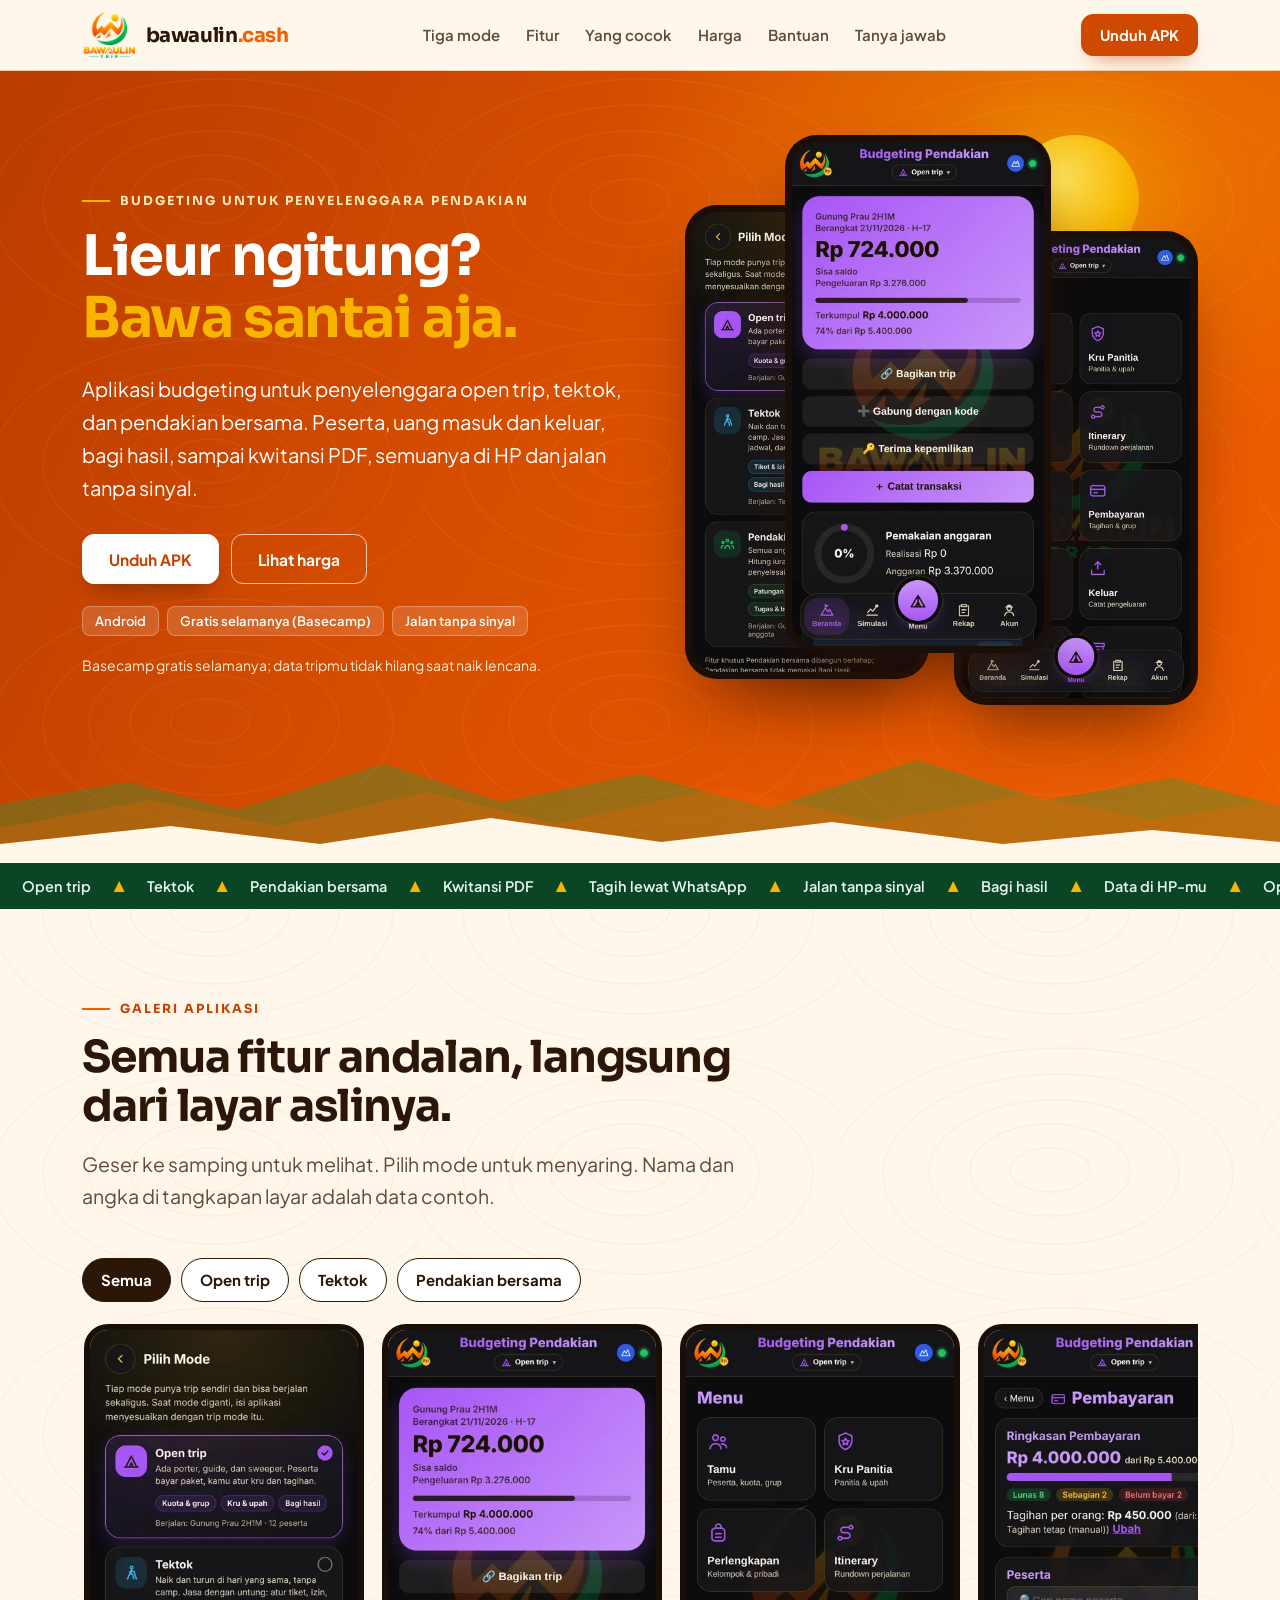
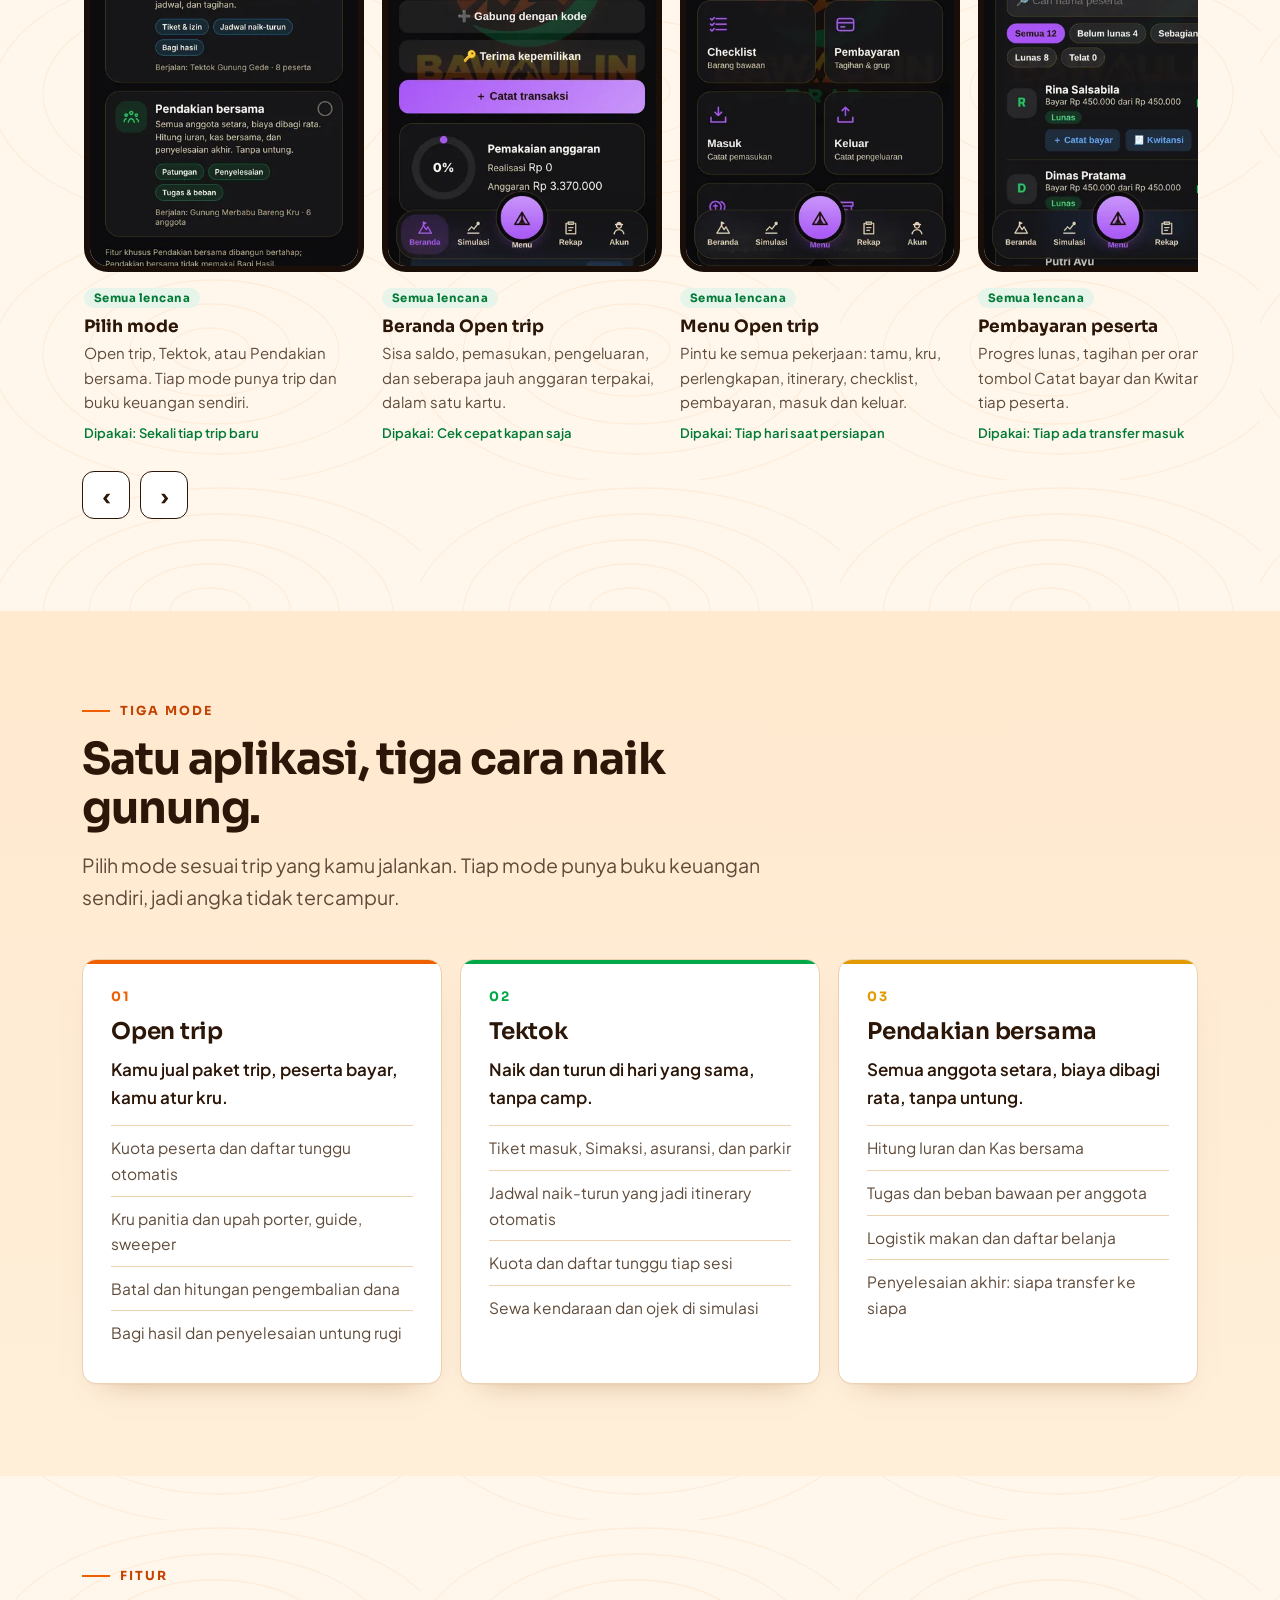
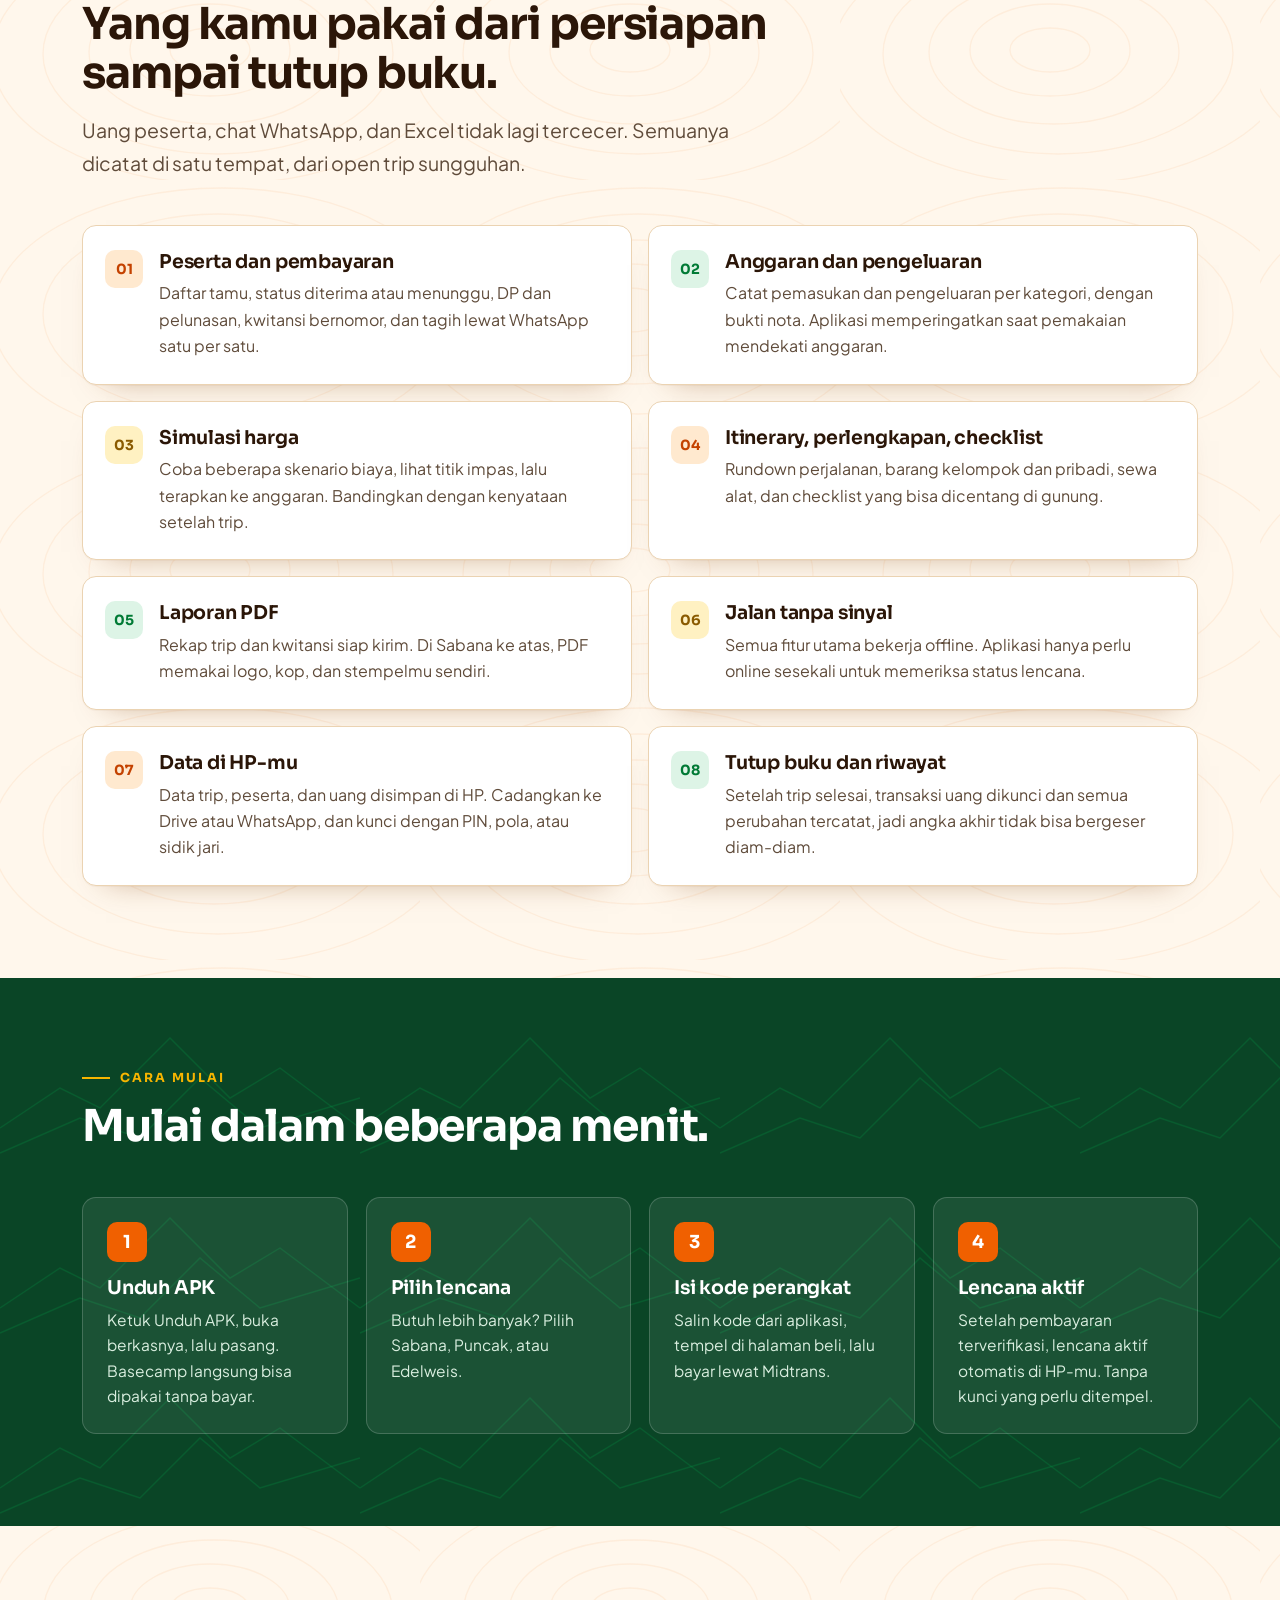
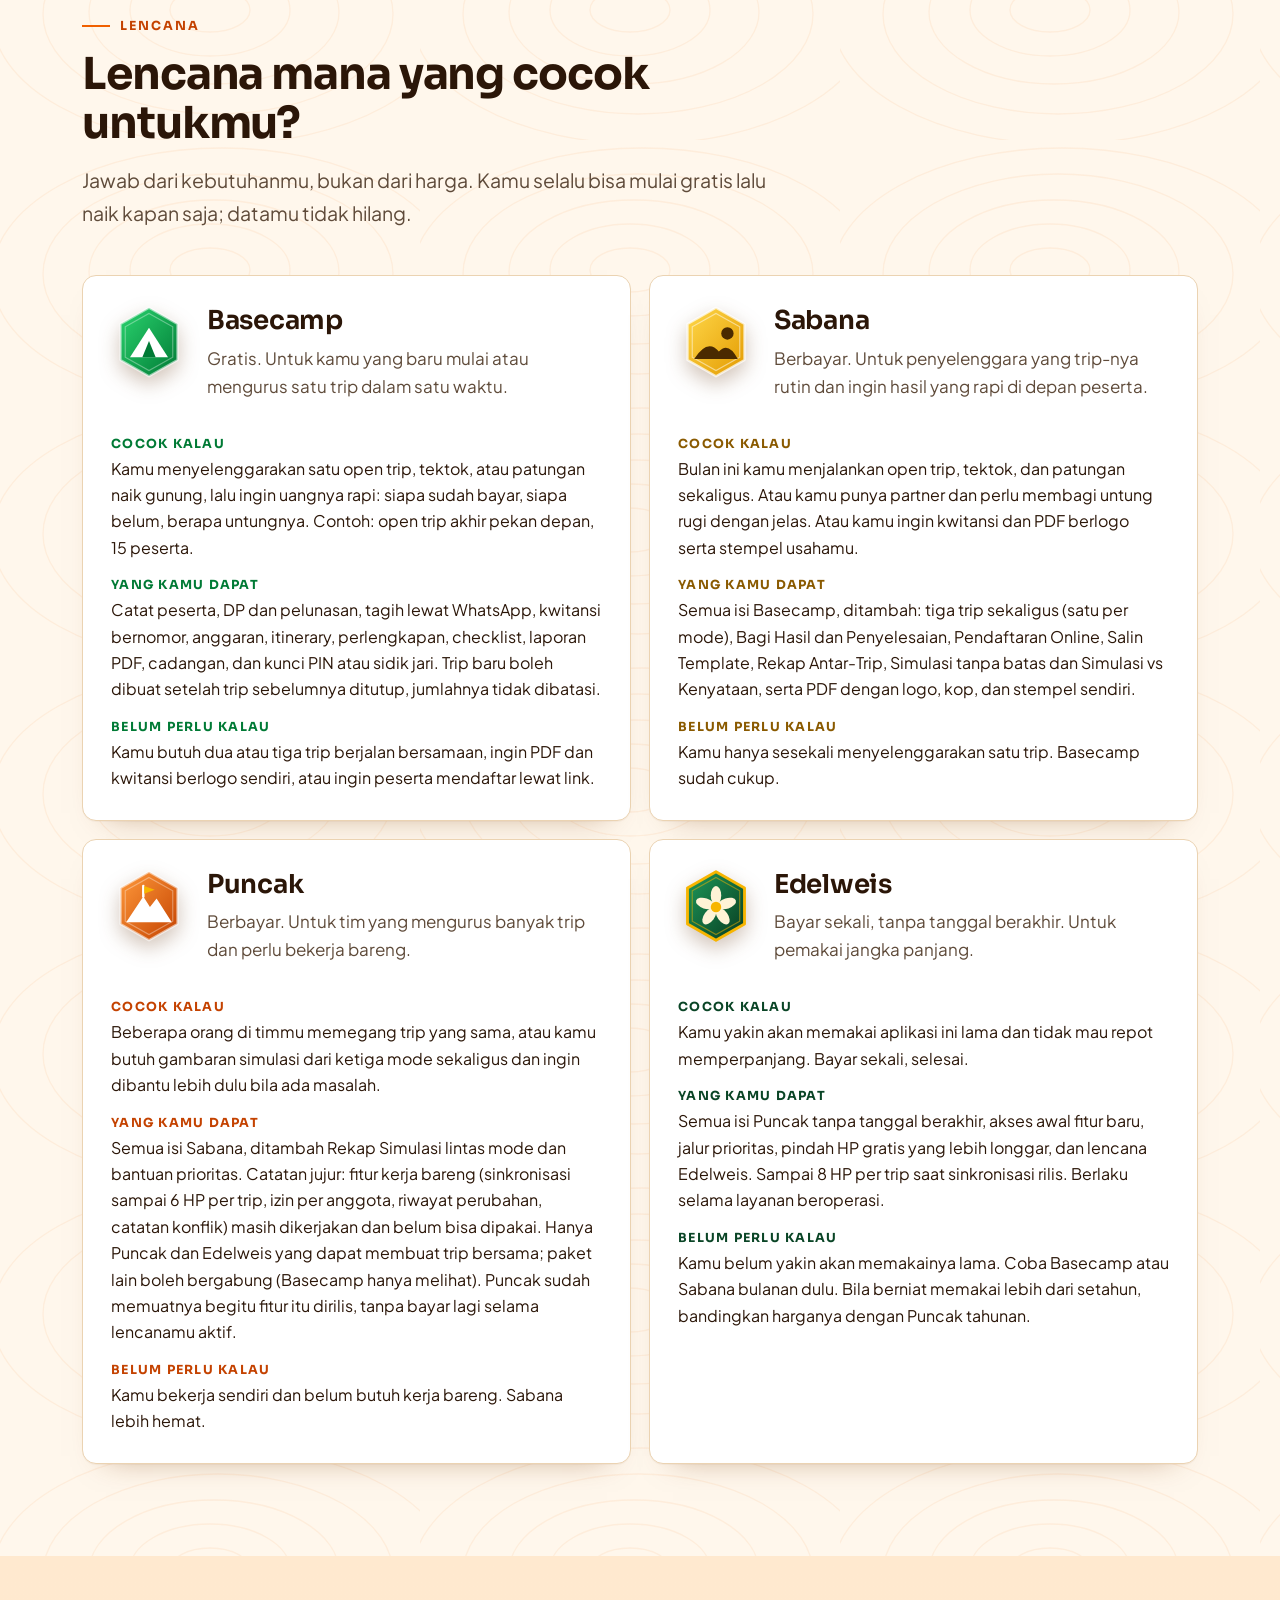
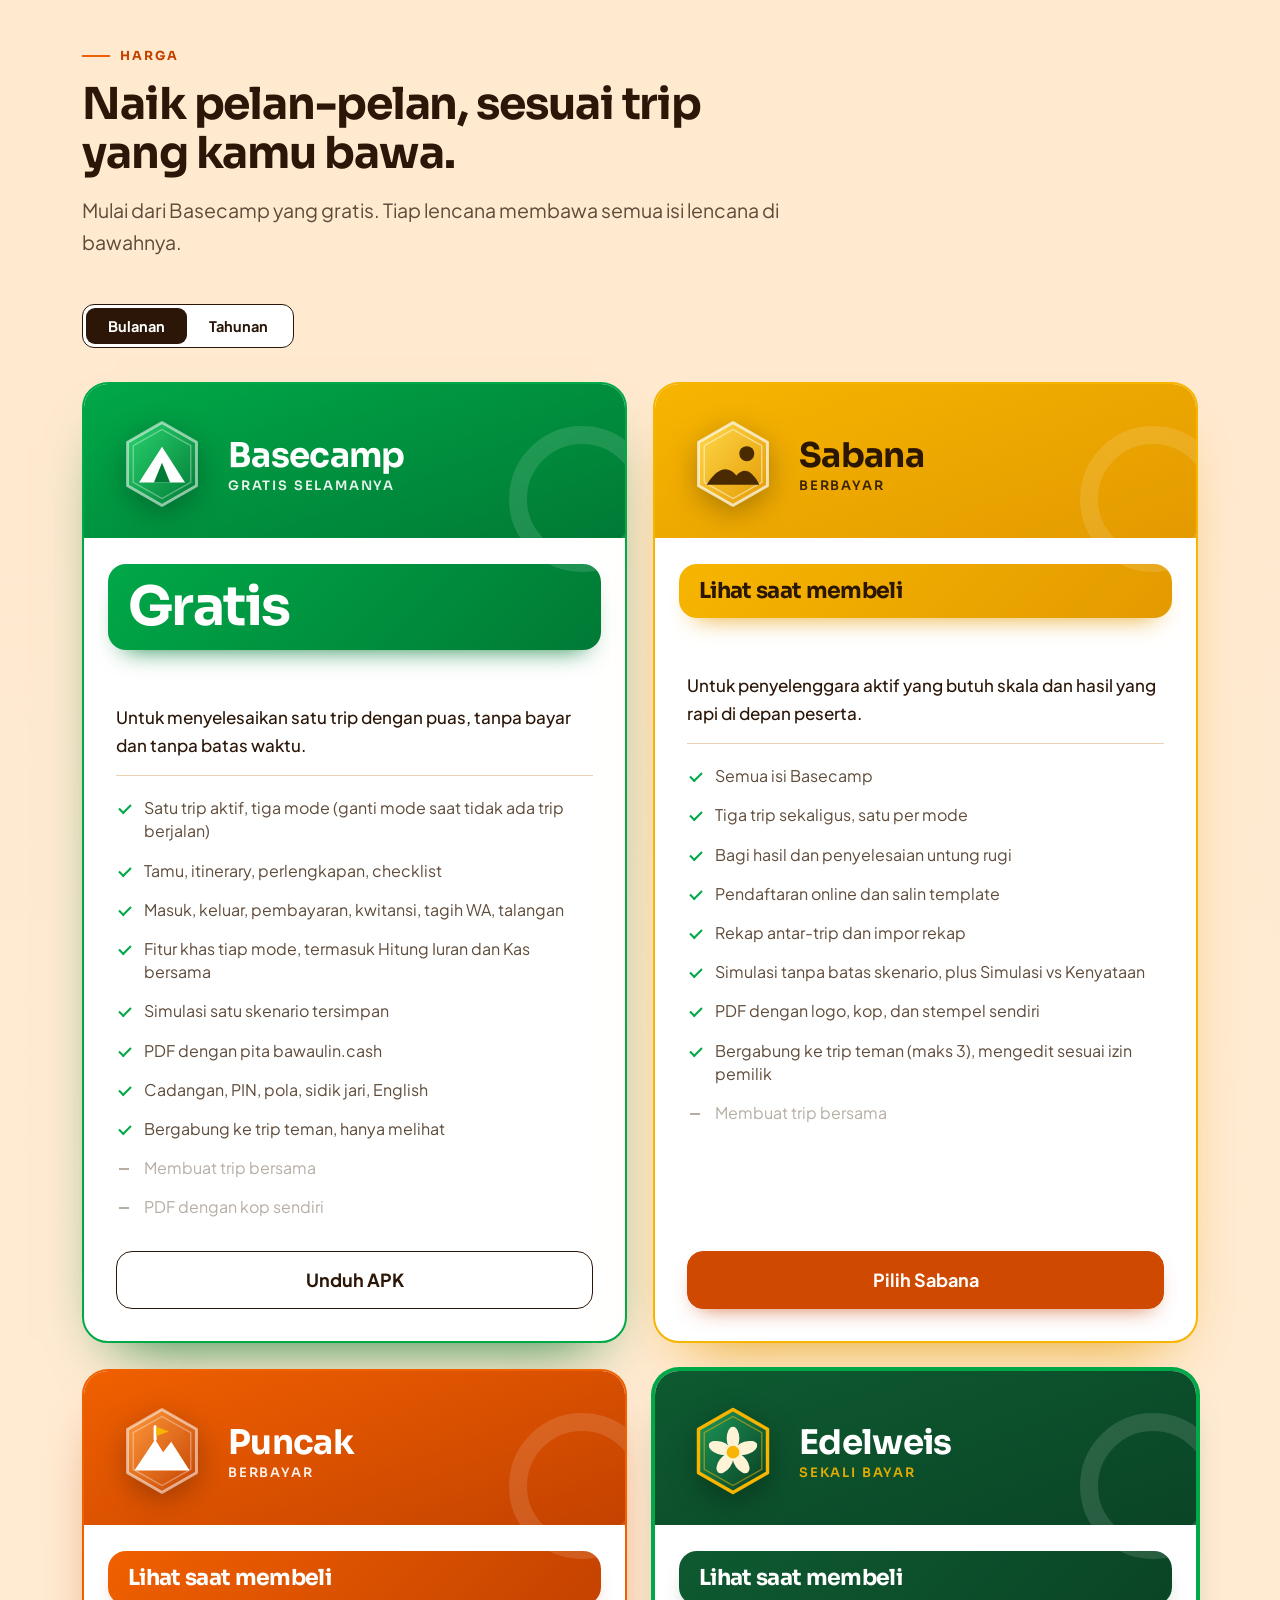
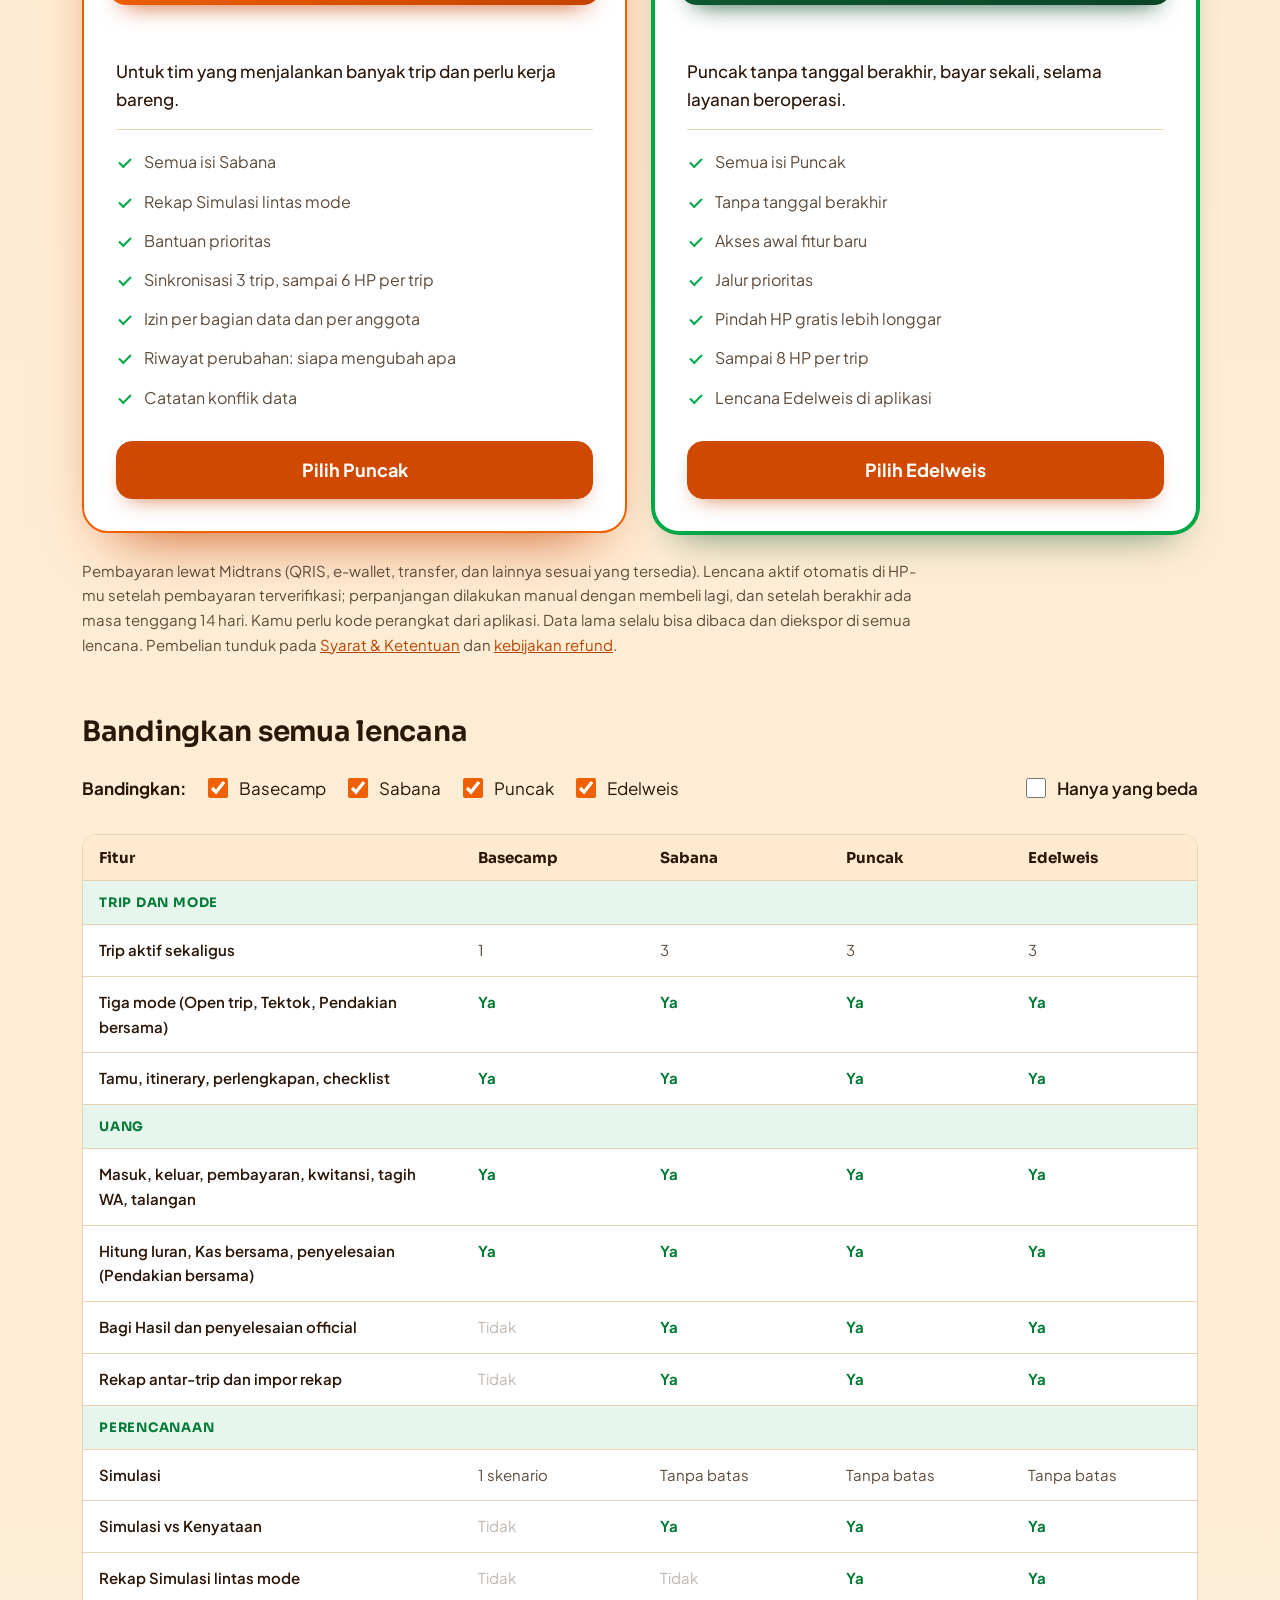
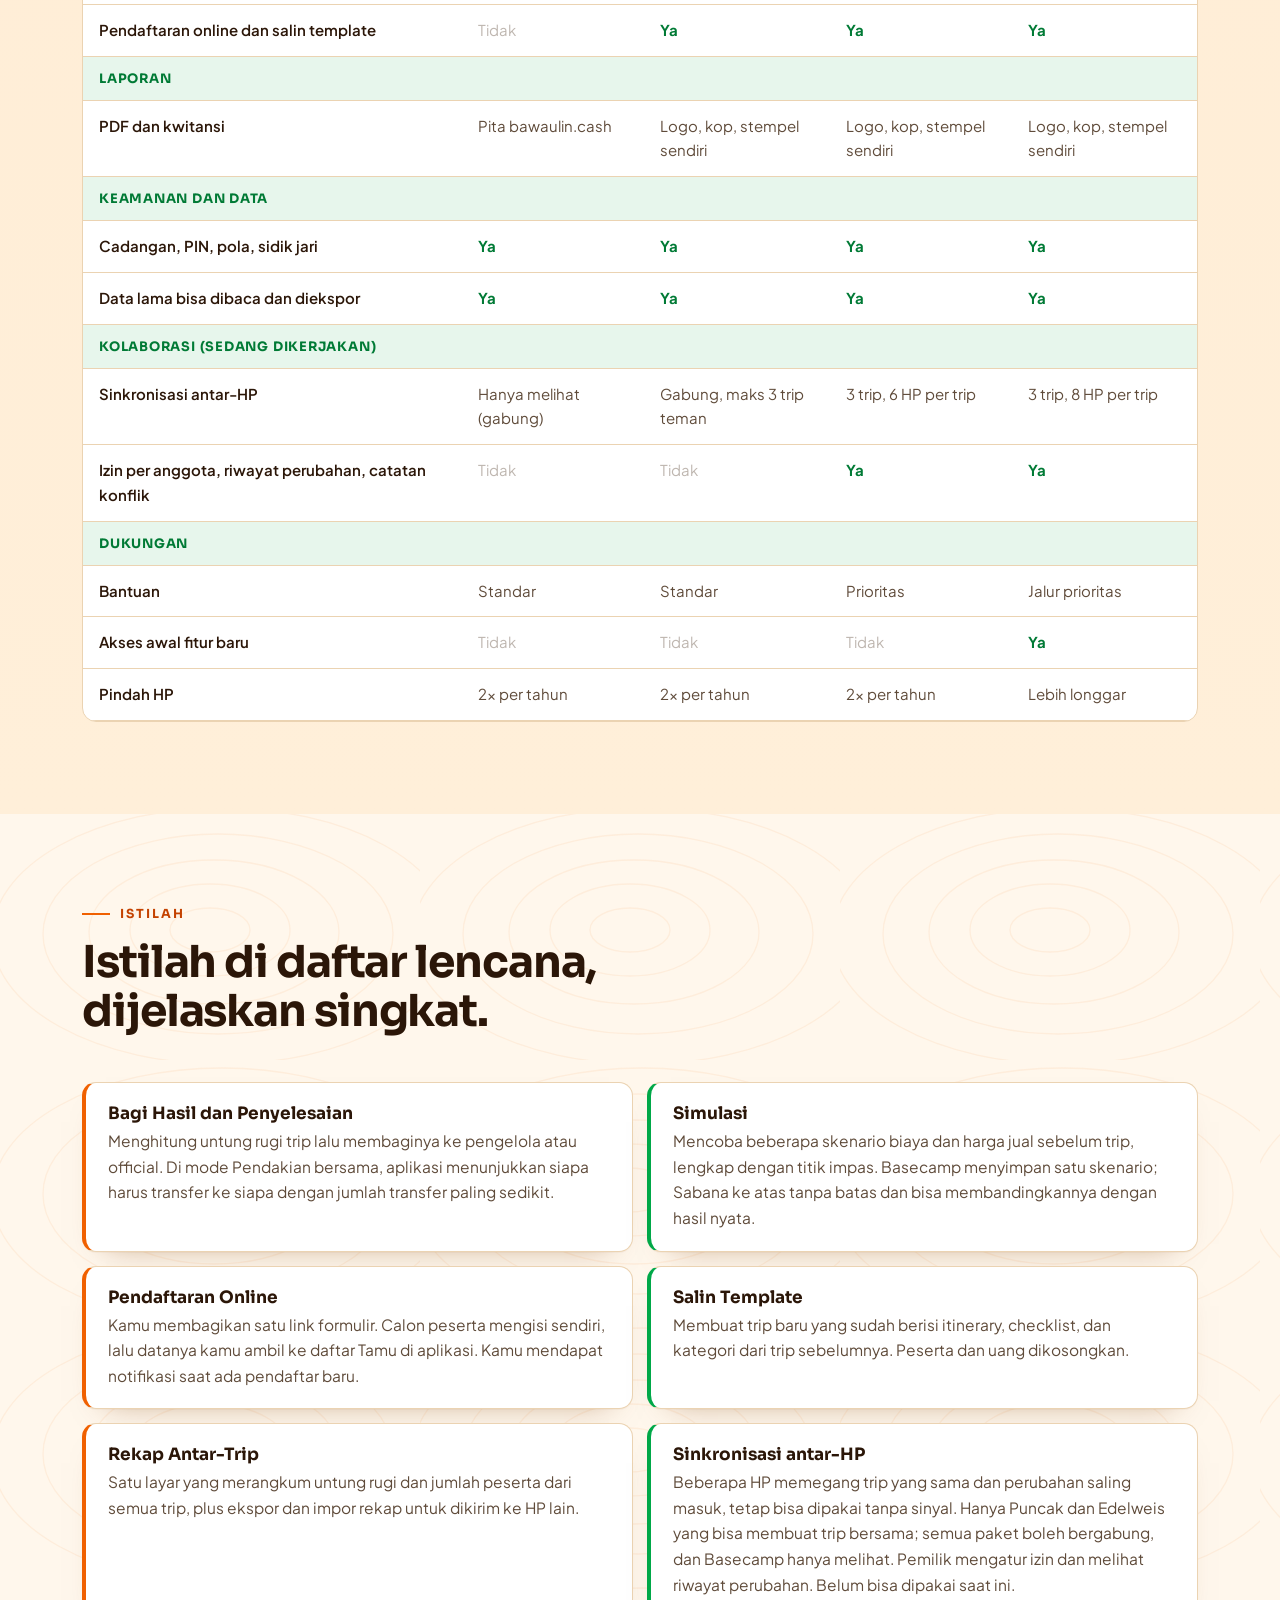
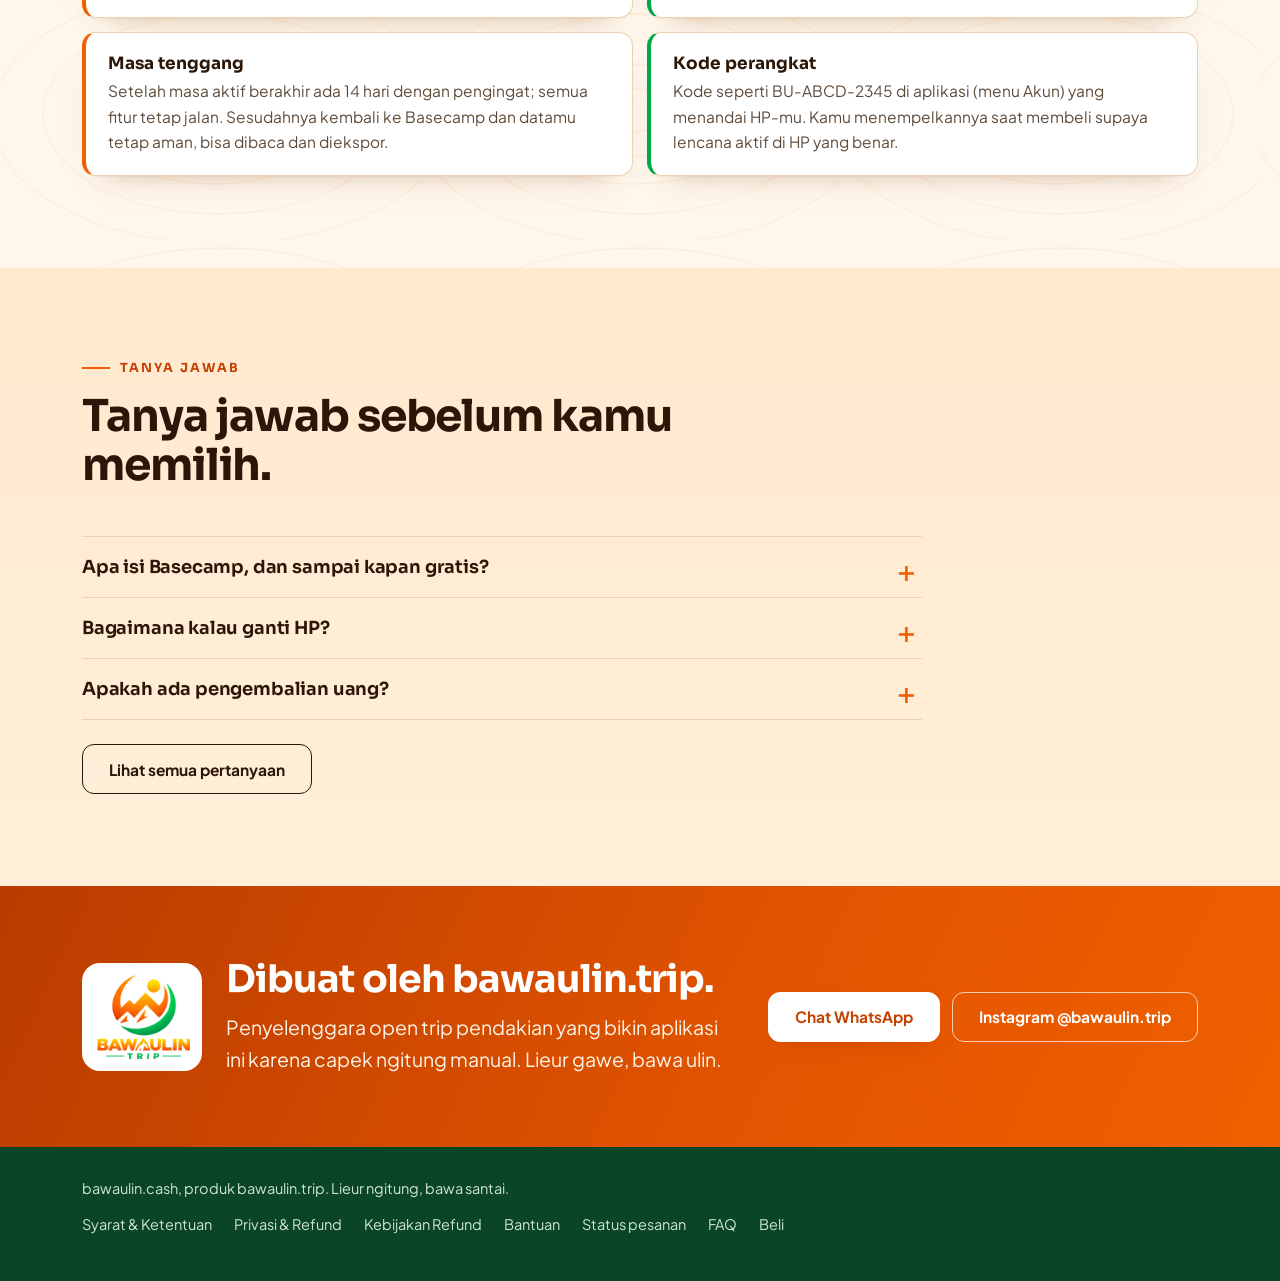
<file: index.html>
<!doctype html><html lang="id"><head><meta charset="utf-8"><meta name="viewport" content="width=device-width, initial-scale=1">
<meta name="theme-color" content="#FFF8EA"><title>bawaulin.cash | Budgeting untuk penyelenggara pendakian</title><meta name="description" content="Aplikasi budgeting untuk penyelenggara open trip, tektok, dan pendakian bersama. Catat peserta dan pembayaran, hitung biaya, bagi hasil, cetak kwitansi. Jalan tanpa sinyal.">
<meta property="og:title" content="bawaulin.cash | Budgeting untuk penyelenggara pendakian"><meta property="og:type" content="website"><link rel="icon" href="favicon.png" type="image/png">
<link rel="preconnect" href="https://fonts.googleapis.com"><link rel="preconnect" href="https://fonts.gstatic.com" crossorigin>
<link rel="stylesheet" href="https://fonts.googleapis.com/css2?family=Plus+Jakarta+Sans:wght@400;500;600;700&family=Sora:wght@600;700;800&display=swap">
<link rel="stylesheet" href="style.css"></head><body>
<svg width="0" height="0" style="position:absolute" aria-hidden="true" focusable="false"><defs>
<linearGradient id="gB" x1="0" y1="0" x2="1" y2="1"><stop offset="0" stop-color="#2BD46F"/><stop offset="1" stop-color="#007A35"/></linearGradient>
<linearGradient id="gS" x1="0" y1="0" x2="1" y2="1"><stop offset="0" stop-color="#FFD84A"/><stop offset="1" stop-color="#E39A00"/></linearGradient>
<linearGradient id="gP" x1="0" y1="0" x2="1" y2="1"><stop offset="0" stop-color="#FF9A3C"/><stop offset="1" stop-color="#C44200"/></linearGradient>
<linearGradient id="gE" x1="0" y1="0" x2="1" y2="1"><stop offset="0" stop-color="#1E9A5B"/><stop offset="1" stop-color="#083B20"/></linearGradient>
<path id="hx" d="M40 4 70 21v38L40 76 10 59V21Z"/><path id="hx2" d="M40 10 65 24v32L40 70 15 56V24Z"/></defs>
<symbol id="lc-b" viewBox="0 0 80 80"><use href="#hx" fill="url(#gB)" stroke="#fff" stroke-opacity=".55" stroke-width="2.5" stroke-linejoin="round"/><use href="#hx2" fill="none" stroke="#fff" stroke-opacity=".35" stroke-width="1.2"/><path d="M40 25 60 56H20Z" fill="#fff"/><path d="M40 39 33 56h14Z" fill="#007A35"/></symbol>
<symbol id="lc-s" viewBox="0 0 80 80"><use href="#hx" fill="url(#gS)" stroke="#fff" stroke-opacity=".7" stroke-width="2.5" stroke-linejoin="round"/><use href="#hx2" fill="none" stroke="#fff" stroke-opacity=".5" stroke-width="1.2"/><circle cx="52" cy="31" r="6.5" fill="#4A2A00"/><path d="M17 58Q31 36 43 50Q53 39 63 58Z" fill="#4A2A00"/></symbol>
<symbol id="lc-p" viewBox="0 0 80 80"><use href="#hx" fill="url(#gP)" stroke="#fff" stroke-opacity=".55" stroke-width="2.5" stroke-linejoin="round"/><use href="#hx2" fill="none" stroke="#fff" stroke-opacity=".35" stroke-width="1.2"/><path d="M16 57 34 30l7 11 7-9 16 25Z" fill="#fff"/><path d="M34 30V19" stroke="#fff" stroke-width="2.6" stroke-linecap="round"/><path d="M35 19l11 4-11 4Z" fill="#F7B500"/></symbol>
<symbol id="lc-e" viewBox="0 0 80 80"><use href="#hx" fill="url(#gE)" stroke="#F7B500" stroke-width="3" stroke-linejoin="round"/><use href="#hx2" fill="none" stroke="#F7B500" stroke-opacity=".5" stroke-width="1.2"/><g fill="#FFF3D6"><ellipse cx="40" cy="29" rx="5.5" ry="10"/><ellipse cx="40" cy="29" rx="5.5" ry="10" transform="rotate(72 40 41)"/><ellipse cx="40" cy="29" rx="5.5" ry="10" transform="rotate(144 40 41)"/><ellipse cx="40" cy="29" rx="5.5" ry="10" transform="rotate(216 40 41)"/><ellipse cx="40" cy="29" rx="5.5" ry="10" transform="rotate(288 40 41)"/></g><circle cx="40" cy="41" r="5.5" fill="#F7B500"/></symbol></svg>
<header class="nav"><div class="w nv"><a class="brand" href="./"><img src="logo.png" alt="bawaulin.trip" width="53" height="46"><span>bawaulin<b>.cash</b></span></a>
<nav class="nl" aria-label="Utama"><a href="./#mode">Tiga mode</a><a href="./#fitur">Fitur</a><a href="./#pilih">Yang cocok</a><a href="./#harga">Harga</a><a href="bantuan.html">Bantuan</a><a href="faq.html">Tanya jawab</a></nav>
<a class="btn sun s" href="bawaulin_cash.apk" download data-apk>Unduh APK</a></div></header>
<main>
<div class="hero"><div class="sunball" aria-hidden="true"></div><div class="w hg"><div>
<p class="eyb">Budgeting untuk penyelenggara pendakian</p><h1>Lieur ngitung?<br><span class="grad">Bawa santai aja.</span></h1>
<p class="lead">Aplikasi budgeting untuk penyelenggara open trip, tektok, dan pendakian bersama. Peserta, uang masuk dan keluar, bagi hasil, sampai kwitansi PDF, semuanya di HP dan jalan tanpa sinyal.</p>
<div class="cta"><a class="btn sun" href="bawaulin_cash.apk" download data-apk>Unduh APK</a><a class="btn" href="#harga">Lihat harga</a></div><div class="chips"><span>Android</span><span>Gratis selamanya (Basecamp)</span><span>Jalan tanpa sinyal</span></div>
<p class="note">Basecamp gratis selamanya; data tripmu tidak hilang saat naik lencana.</p><p class="dlc" id="dlc" hidden>Sudah diunduh <b id="dln"></b> kali</p></div>
<div class="phones" aria-label="Tampilan aplikasi bawaulin.cash">
<div class="ph a"><img src="app-01.webp" alt="Layar Pilih Mode: Open trip, Tektok, Pendakian bersama" width="390" height="780"></div>
<div class="ph c"><img src="app-03.webp" alt="Menu Open trip: Tamu, Kru Panitia, Perlengkapan, Itinerary, Pembayaran" width="390" height="780"></div>
<div class="ph b"><img src="app-02.webp" alt="Beranda Open trip dengan sisa saldo, pemasukan, pengeluaran, dan pemakaian anggaran" width="390" height="780"></div></div></div>
<svg class="ridge" viewBox="0 0 1200 120" preserveAspectRatio="none" aria-hidden="true"><path d="M0 120V60L120 38 220 66 360 20 470 58 600 30 720 64 860 16 980 56 1100 34 1200 62V120Z" fill="#00A848" fill-opacity=".30"/><path d="M0 120V84L140 56 260 82 400 48 520 80 680 42 820 78 960 50 1080 76 1200 56V120Z" fill="#F06000" fill-opacity=".30"/><path d="M0 120V100L160 82 300 100 460 74 620 98 780 78 940 100 1080 86 1200 98V120Z" fill="#FFF8EA"/></svg></div>
<div class="tick" aria-hidden="true"><div><span>Open trip</span><i>▲</i><span>Tektok</span><i>▲</i><span>Pendakian bersama</span><i>▲</i><span>Kwitansi PDF</span><i>▲</i><span>Tagih lewat WhatsApp</span><i>▲</i><span>Jalan tanpa sinyal</span><i>▲</i><span>Bagi hasil</span><i>▲</i><span>Data di HP-mu</span><i>▲</i><span>Open trip</span><i>▲</i><span>Tektok</span><i>▲</i><span>Pendakian bersama</span><i>▲</i><span>Kwitansi PDF</span><i>▲</i><span>Tagih lewat WhatsApp</span><i>▲</i><span>Jalan tanpa sinyal</span><i>▲</i><span>Bagi hasil</span><i>▲</i><span>Data di HP-mu</span><i>▲</i></div></div>

<section id="tur"><div class="w"><div class="sec-head"><p class="eyb">Galeri aplikasi</p><h2>Semua fitur andalan, langsung dari layar aslinya.</h2><p class="lead">Geser ke samping untuk melihat. Pilih mode untuk menyaring. Nama dan angka di tangkapan layar adalah data contoh.</p></div><div class="gf" role="group" aria-label="Saring menurut mode"><button type="button" data-f="all" aria-pressed="true">Semua</button><button type="button" data-f="open" aria-pressed="false">Open trip</button><button type="button" data-f="tektok" aria-pressed="false">Tektok</button><button type="button" data-f="bersama" aria-pressed="false">Pendakian bersama</button></div><div class="tur" tabindex="0" role="region" aria-label="Tangkapan layar aplikasi, geser ke samping"><figure data-m="all"><img src="app-01.webp" alt="Layar Pilih Mode dengan tiga pilihan mode pendakian" width="390" height="780" loading="lazy" decoding="async"><figcaption><span class="tg2 ">Semua lencana</span><b>Pilih mode</b>Open trip, Tektok, atau Pendakian bersama. Tiap mode punya trip dan buku keuangan sendiri.<span class="fx">Dipakai: Sekali tiap trip baru</span></figcaption></figure><figure data-m="open"><img src="app-02.webp" alt="Beranda Open trip dengan sisa saldo dan pemakaian anggaran" width="390" height="780" loading="lazy" decoding="async"><figcaption><span class="tg2 ">Semua lencana</span><b>Beranda Open trip</b>Sisa saldo, pemasukan, pengeluaran, dan seberapa jauh anggaran terpakai, dalam satu kartu.<span class="fx">Dipakai: Cek cepat kapan saja</span></figcaption></figure><figure data-m="open"><img src="app-03.webp" alt="Menu Open trip dengan daftar fitur" width="390" height="780" loading="lazy" decoding="async"><figcaption><span class="tg2 ">Semua lencana</span><b>Menu Open trip</b>Pintu ke semua pekerjaan: tamu, kru, perlengkapan, itinerary, checklist, pembayaran, masuk dan keluar.<span class="fx">Dipakai: Tiap hari saat persiapan</span></figcaption></figure><figure data-m="open"><img src="app-04.webp" alt="Layar Pembayaran peserta dengan status lunas dan sebagian" width="390" height="780" loading="lazy" decoding="async"><figcaption><span class="tg2 ">Semua lencana</span><b>Pembayaran peserta</b>Progres lunas, tagihan per orang, tombol Catat bayar dan Kwitansi untuk tiap peserta.<span class="fx">Dipakai: Tiap ada transfer masuk</span></figcaption></figure><figure data-m="open"><img src="app-05.webp" alt="Layar Bagi Hasil dengan hasil trip dan daftar official" width="390" height="780" loading="lazy" decoding="async"><figcaption><span class="tg2 up">Sabana ke atas</span><b>Bagi Hasil</b>Untung rugi trip dan pembagiannya ke official, dihitung otomatis dari catatan uang.<span class="fx">Dipakai: Sesudah trip selesai</span></figcaption></figure><figure data-m="open"><img src="app-06.webp" alt="Layar Kru Panitia dengan total upah" width="390" height="780" loading="lazy" decoding="async"><figcaption><span class="tg2 ">Semua lencana</span><b>Kru dan upah</b>Daftar guide, porter, chef, dan sweeper beserta upahnya; total upah langsung masuk ke pengeluaran.<span class="fx">Dipakai: Saat menyusun tim</span></figcaption></figure><figure data-m="open"><img src="app-07.webp" alt="Layar Itinerary dengan daftar kegiatan" width="390" height="780" loading="lazy" decoding="async"><figcaption><span class="tg2 ">Semua lencana</span><b>Itinerary</b>Rundown perjalanan per jam: dari kumpul, registrasi, pendakian, sampai summit.<span class="fx">Dipakai: Persiapan dan hari H</span></figcaption></figure><figure data-m="open"><img src="app-08.webp" alt="Layar Pendaftaran online dengan link dan notifikasi" width="390" height="780" loading="lazy" decoding="async"><figcaption><span class="tg2 up">Sabana ke atas</span><b>Pendaftaran online</b>Buat tautan pendaftaran, bagikan ke calon peserta, lalu ambil pendaftar yang masuk.<span class="fx">Dipakai: Saat membuka kuota</span></figcaption></figure><figure data-m="tektok"><img src="app-09.webp" alt="Beranda mode Tektok" width="390" height="780" loading="lazy" decoding="async"><figcaption><span class="tg2 ">Semua lencana</span><b>Beranda Tektok</b>Ringkasan uang trip naik-turun sehari, lengkap dengan saldo dan pemakaian anggaran.<span class="fx">Dipakai: Cek cepat kapan saja</span></figcaption></figure><figure data-m="tektok"><img src="app-10.webp" alt="Layar Tiket dan Parkir mode Tektok" width="390" height="780" loading="lazy" decoding="async"><figcaption><span class="tg2 ">Semua lencana</span><b>Tiket dan izin</b>Hitung biaya tiket masuk, simaksi, asuransi, dan parkir, plus daftar izin yang harus beres.<span class="fx">Dipakai: Sebelum hari H</span></figcaption></figure><figure data-m="tektok"><img src="app-11.webp" alt="Layar Tamu mode Tektok dengan sesi dan kuota" width="390" height="780" loading="lazy" decoding="async"><figcaption><span class="tg2 ">Semua lencana</span><b>Sesi dan kuota</b>Satu trip bisa banyak sesi per hari. Atur kuota tiap sesi dan aturan batal atau pengembalian.<span class="fx">Dipakai: Saat membuka sesi</span></figcaption></figure><figure data-m="bersama"><img src="app-12.webp" alt="Beranda mode Pendakian bersama" width="390" height="780" loading="lazy" decoding="async"><figcaption><span class="tg2 ">Semua lencana</span><b>Beranda Pendakian bersama</b>Semua anggota setara. Lihat saldo kas dan pengeluaran kelompok sekilas.<span class="fx">Dipakai: Cek cepat kapan saja</span></figcaption></figure><figure data-m="bersama"><img src="app-13.webp" alt="Layar Kas bersama mode Pendakian bersama" width="390" height="780" loading="lazy" decoding="async"><figcaption><span class="tg2 ">Semua lencana</span><b>Kas bersama</b>Iuran terkumpul, pengeluaran, dan talangan anggota tercatat rapi, tanpa rebutan siapa yang bayar apa.<span class="fx">Dipakai: Tiap ada iuran atau belanja</span></figcaption></figure><figure data-m="bersama"><img src="app-14.webp" alt="Layar Tugas mode Pendakian bersama" width="390" height="780" loading="lazy" decoding="async"><figcaption><span class="tg2 ">Semua lencana</span><b>Tugas anggota</b>Bagi tugas per anggota, centang yang sudah selesai, dan lihat siapa yang belum kebagian.<span class="fx">Dipakai: Sebelum dan saat trip</span></figcaption></figure><figure data-m="bersama"><img src="app-15.webp" alt="Layar Logistik makan mode Pendakian bersama" width="390" height="780" loading="lazy" decoding="async"><figcaption><span class="tg2 ">Semua lencana</span><b>Logistik makan</b>Menu per hari, siapa membeli dan memasak, perkiraan biaya, dan daftar belanja ke WhatsApp.<span class="fx">Dipakai: Saat menyusun menu</span></figcaption></figure><figure data-m="bersama"><img src="app-16.webp" alt="Layar Penyelesaian akhir mode Pendakian bersama" width="390" height="780" loading="lazy" decoding="async"><figcaption><span class="tg2 ">Semua lencana</span><b>Penyelesaian akhir</b>Biaya dibagi rata, lalu terlihat siapa yang menerima dan siapa yang menyetor.<span class="fx">Dipakai: Sesudah trip selesai</span></figcaption></figure></div><div class="turb"><button type="button" id="tP" aria-label="Layar sebelumnya">&lsaquo;</button><button type="button" id="tN" aria-label="Layar berikutnya">&rsaquo;</button></div></div></section>
<section id="mode" class="alt"><div class="w"><div class="sec-head"><p class="eyb">Tiga mode</p><h2>Satu aplikasi, tiga cara naik gunung.</h2><p class="lead">Pilih mode sesuai trip yang kamu jalankan. Tiap mode punya buku keuangan sendiri, jadi angka tidak tercampur.</p></div><div class="modes"><article class="mode" style="--c:#F06000"><div class="no">01</div><h3>Open trip</h3><p class="for">Kamu jual paket trip, peserta bayar, kamu atur kru.</p><ul><li>Kuota peserta dan daftar tunggu otomatis</li><li>Kru panitia dan upah porter, guide, sweeper</li><li>Batal dan hitungan pengembalian dana</li><li>Bagi hasil dan penyelesaian untung rugi</li></ul></article><article class="mode" style="--c:#00A848"><div class="no">02</div><h3>Tektok</h3><p class="for">Naik dan turun di hari yang sama, tanpa camp.</p><ul><li>Tiket masuk, Simaksi, asuransi, dan parkir</li><li>Jadwal naik-turun yang jadi itinerary otomatis</li><li>Kuota dan daftar tunggu tiap sesi</li><li>Sewa kendaraan dan ojek di simulasi</li></ul></article><article class="mode" style="--c:#E39A00"><div class="no">03</div><h3>Pendakian bersama</h3><p class="for">Semua anggota setara, biaya dibagi rata, tanpa untung.</p><ul><li>Hitung Iuran dan Kas bersama</li><li>Tugas dan beban bawaan per anggota</li><li>Logistik makan dan daftar belanja</li><li>Penyelesaian akhir: siapa transfer ke siapa</li></ul></article></div></div></section>

<section id="fitur"><div class="w"><div class="sec-head"><p class="eyb">Fitur</p><h2>Yang kamu pakai dari persiapan sampai tutup buku.</h2><p class="lead">Uang peserta, chat WhatsApp, dan Excel tidak lagi tercecer. Semuanya dicatat di satu tempat, dari open trip sungguhan.</p></div><div class="fg"><div class="f"><span class="ic">01</span><h3>Peserta dan pembayaran</h3><p>Daftar tamu, status diterima atau menunggu, DP dan pelunasan, kwitansi bernomor, dan tagih lewat WhatsApp satu per satu.</p></div><div class="f"><span class="ic">02</span><h3>Anggaran dan pengeluaran</h3><p>Catat pemasukan dan pengeluaran per kategori, dengan bukti nota. Aplikasi memperingatkan saat pemakaian mendekati anggaran.</p></div><div class="f"><span class="ic">03</span><h3>Simulasi harga</h3><p>Coba beberapa skenario biaya, lihat titik impas, lalu terapkan ke anggaran. Bandingkan dengan kenyataan setelah trip.</p></div><div class="f"><span class="ic">04</span><h3>Itinerary, perlengkapan, checklist</h3><p>Rundown perjalanan, barang kelompok dan pribadi, sewa alat, dan checklist yang bisa dicentang di gunung.</p></div><div class="f"><span class="ic">05</span><h3>Laporan PDF</h3><p>Rekap trip dan kwitansi siap kirim. Di Sabana ke atas, PDF memakai logo, kop, dan stempelmu sendiri.</p></div><div class="f"><span class="ic">06</span><h3>Jalan tanpa sinyal</h3><p>Semua fitur utama bekerja offline. Aplikasi hanya perlu online sesekali untuk memeriksa status lencana.</p></div><div class="f"><span class="ic">07</span><h3>Data di HP-mu</h3><p>Data trip, peserta, dan uang disimpan di HP. Cadangkan ke Drive atau WhatsApp, dan kunci dengan PIN, pola, atau sidik jari.</p></div><div class="f"><span class="ic">08</span><h3>Tutup buku dan riwayat</h3><p>Setelah trip selesai, transaksi uang dikunci dan semua perubahan tercatat, jadi angka akhir tidak bisa bergeser diam-diam.</p></div></div></div></section>

<section class="dark" id="cara"><div class="w"><div class="sec-head"><p class="eyb">Cara mulai</p><h2>Mulai dalam beberapa menit.</h2></div><ol class="steps"><li><h3>Unduh APK</h3><p>Ketuk Unduh APK, buka berkasnya, lalu pasang. Basecamp langsung bisa dipakai tanpa bayar.</p></li><li><h3>Pilih lencana</h3><p>Butuh lebih banyak? Pilih Sabana, Puncak, atau Edelweis.</p></li><li><h3>Isi kode perangkat</h3><p>Salin kode dari aplikasi, tempel di halaman beli, lalu bayar lewat Midtrans.</p></li><li><h3>Lencana aktif</h3><p>Setelah pembayaran terverifikasi, lencana aktif otomatis di HP-mu. Tanpa kunci yang perlu ditempel.</p></li></ol></div></section>

<section id="pilih"><div class="w"><div class="sec-head"><p class="eyb">Lencana</p><h2>Lencana mana yang cocok untukmu?</h2><p class="lead">Jawab dari kebutuhanmu, bukan dari harga. Kamu selalu bisa mulai gratis lalu naik kapan saja; datamu tidak hilang.</p></div><div class="gg"><article class="gcard rv" style="--c:#007A35"><svg class="lc" viewBox="0 0 80 80" aria-hidden="true"><use href="#lc-b"/></svg><h3>Basecamp</h3><p class="q">Gratis. Untuk kamu yang baru mulai atau mengurus satu trip dalam satu waktu.</p><dl><dt>Cocok kalau</dt><dd>Kamu menyelenggarakan satu open trip, tektok, atau patungan naik gunung, lalu ingin uangnya rapi: siapa sudah bayar, siapa belum, berapa untungnya. Contoh: open trip akhir pekan depan, 15 peserta.</dd><dt>Yang kamu dapat</dt><dd>Catat peserta, DP dan pelunasan, tagih lewat WhatsApp, kwitansi bernomor, anggaran, itinerary, perlengkapan, checklist, laporan PDF, cadangan, dan kunci PIN atau sidik jari. Trip baru boleh dibuat setelah trip sebelumnya ditutup, jumlahnya tidak dibatasi.</dd><dt>Belum perlu kalau</dt><dd>Kamu butuh dua atau tiga trip berjalan bersamaan, ingin PDF dan kwitansi berlogo sendiri, atau ingin peserta mendaftar lewat link.</dd></dl></article><article class="gcard rv" style="--c:#8A5A00"><svg class="lc" viewBox="0 0 80 80" aria-hidden="true"><use href="#lc-s"/></svg><h3>Sabana</h3><p class="q">Berbayar. Untuk penyelenggara yang trip-nya rutin dan ingin hasil yang rapi di depan peserta.</p><dl><dt>Cocok kalau</dt><dd>Bulan ini kamu menjalankan open trip, tektok, dan patungan sekaligus. Atau kamu punya partner dan perlu membagi untung rugi dengan jelas. Atau kamu ingin kwitansi dan PDF berlogo serta stempel usahamu.</dd><dt>Yang kamu dapat</dt><dd>Semua isi Basecamp, ditambah: tiga trip sekaligus (satu per mode), Bagi Hasil dan Penyelesaian, Pendaftaran Online, Salin Template, Rekap Antar-Trip, Simulasi tanpa batas dan Simulasi vs Kenyataan, serta PDF dengan logo, kop, dan stempel sendiri.</dd><dt>Belum perlu kalau</dt><dd>Kamu hanya sesekali menyelenggarakan satu trip. Basecamp sudah cukup.</dd></dl></article><article class="gcard rv" style="--c:#C44200"><svg class="lc" viewBox="0 0 80 80" aria-hidden="true"><use href="#lc-p"/></svg><h3>Puncak</h3><p class="q">Berbayar. Untuk tim yang mengurus banyak trip dan perlu bekerja bareng.</p><dl><dt>Cocok kalau</dt><dd>Beberapa orang di timmu memegang trip yang sama, atau kamu butuh gambaran simulasi dari ketiga mode sekaligus dan ingin dibantu lebih dulu bila ada masalah.</dd><dt>Yang kamu dapat</dt><dd>Semua isi Sabana, ditambah Rekap Simulasi lintas mode dan bantuan prioritas. Catatan jujur: fitur kerja bareng (sinkronisasi sampai 6 HP per trip, izin per anggota, riwayat perubahan, catatan konflik) masih dikerjakan dan belum bisa dipakai. Hanya Puncak dan Edelweis yang dapat membuat trip bersama; paket lain boleh bergabung (Basecamp hanya melihat). Puncak sudah memuatnya begitu fitur itu dirilis, tanpa bayar lagi selama lencanamu aktif.</dd><dt>Belum perlu kalau</dt><dd>Kamu bekerja sendiri dan belum butuh kerja bareng. Sabana lebih hemat.</dd></dl></article><article class="gcard rv" style="--c:#0A4526"><svg class="lc" viewBox="0 0 80 80" aria-hidden="true"><use href="#lc-e"/></svg><h3>Edelweis</h3><p class="q">Bayar sekali, tanpa tanggal berakhir. Untuk pemakai jangka panjang.</p><dl><dt>Cocok kalau</dt><dd>Kamu yakin akan memakai aplikasi ini lama dan tidak mau repot memperpanjang. Bayar sekali, selesai.</dd><dt>Yang kamu dapat</dt><dd>Semua isi Puncak tanpa tanggal berakhir, akses awal fitur baru, jalur prioritas, pindah HP gratis yang lebih longgar, dan lencana Edelweis. Sampai 8 HP per trip saat sinkronisasi rilis. Berlaku selama layanan beroperasi.</dd><dt>Belum perlu kalau</dt><dd>Kamu belum yakin akan memakainya lama. Coba Basecamp atau Sabana bulanan dulu. Bila berniat memakai lebih dari setahun, bandingkan harganya dengan Puncak tahunan.</dd></dl></article></div></div></section>

<section id="harga" class="alt"><div class="w"><div class="sec-head"><p class="eyb">Harga</p><h2>Naik pelan-pelan, sesuai trip yang kamu bawa.</h2><p class="lead">Mulai dari Basecamp yang gratis. Tiap lencana membawa semua isi lencana di bawahnya.</p></div>
<div class="toggle" role="group" aria-label="Periode tagihan"><button type="button" id="bBln" aria-pressed="true">Bulanan</button><button type="button" id="bThn" aria-pressed="false">Tahunan</button></div>
<div class="tiers"><article class="tier basecamp"><div class="top"><svg class="lc m" viewBox="0 0 80 80" aria-hidden="true"><use href="#lc-b"/></svg><div class="nm">Basecamp</div><div class="tg">Gratis selamanya</div></div><div class="bd"><div class="price">Gratis</div><div class="save">&nbsp;</div><p class="who">Untuk menyelesaikan satu trip dengan puas, tanpa bayar dan tanpa batas waktu.</p><ul><li>Satu trip aktif, tiga mode (ganti mode saat tidak ada trip berjalan)</li><li>Tamu, itinerary, perlengkapan, checklist</li><li>Masuk, keluar, pembayaran, kwitansi, tagih WA, talangan</li><li>Fitur khas tiap mode, termasuk Hitung Iuran dan Kas bersama</li><li>Simulasi satu skenario tersimpan</li><li>PDF dengan pita bawaulin.cash</li><li>Cadangan, PIN, pola, sidik jari, English</li><li>Bergabung ke trip teman, hanya melihat</li><li class="no">Membuat trip bersama</li><li class="no">PDF dengan kop sendiri</li></ul><a class="btn" href="bawaulin_cash.apk" download data-apk>Unduh APK</a></div></article><article class="tier sabana"><div class="top"><svg class="lc m" viewBox="0 0 80 80" aria-hidden="true"><use href="#lc-s"/></svg><div class="nm">Sabana</div><div class="tg">Berbayar</div></div><div class="bd"><div class="price" data-k="sabana">Rp<span class="n"></span><small class="u"></small></div><div class="save" data-k="sabana"></div><p class="who">Untuk penyelenggara aktif yang butuh skala dan hasil yang rapi di depan peserta.</p><ul><li>Semua isi Basecamp</li><li>Tiga trip sekaligus, satu per mode</li><li>Bagi hasil dan penyelesaian untung rugi</li><li>Pendaftaran online dan salin template</li><li>Rekap antar-trip dan impor rekap</li><li>Simulasi tanpa batas skenario, plus Simulasi vs Kenyataan</li><li>PDF dengan logo, kop, dan stempel sendiri</li><li>Bergabung ke trip teman (maks 3), mengedit sesuai izin pemilik</li><li class="no">Membuat trip bersama</li></ul><a class="btn sun" data-paket="sabana" href="beli.html?paket=sabana&amp;per=bulan">Pilih Sabana</a></div></article><article class="tier puncak"><div class="top"><svg class="lc m" viewBox="0 0 80 80" aria-hidden="true"><use href="#lc-p"/></svg><div class="nm">Puncak</div><div class="tg">Berbayar</div></div><div class="bd"><div class="price" data-k="puncak">Rp<span class="n"></span><small class="u"></small></div><div class="save" data-k="puncak"></div><p class="who">Untuk tim yang menjalankan banyak trip dan perlu kerja bareng.</p><ul><li>Semua isi Sabana</li><li>Rekap Simulasi lintas mode</li><li>Bantuan prioritas</li><li>Sinkronisasi 3 trip, sampai 6 HP per trip</li><li>Izin per bagian data dan per anggota</li><li>Riwayat perubahan: siapa mengubah apa</li><li>Catatan konflik data</li></ul><a class="btn sun" data-paket="puncak" href="beli.html?paket=puncak&amp;per=bulan">Pilih Puncak</a></div></article><article class="tier edelweis"><div class="top"><svg class="lc m" viewBox="0 0 80 80" aria-hidden="true"><use href="#lc-e"/></svg><div class="nm">Edelweis</div><div class="tg">Sekali bayar</div></div><div class="bd"><div class="price" data-k="edelweis">Rp<span class="n"></span><small class="u"></small></div><div class="save" data-k="edelweis"></div><p class="who">Puncak tanpa tanggal berakhir, bayar sekali, selama layanan beroperasi.</p><ul><li>Semua isi Puncak</li><li>Tanpa tanggal berakhir</li><li>Akses awal fitur baru</li><li>Jalur prioritas</li><li>Pindah HP gratis lebih longgar</li><li>Sampai 8 HP per trip</li><li>Lencana Edelweis di aplikasi</li></ul><a class="btn sun" data-paket="edelweis" href="beli.html?paket=edelweis">Pilih Edelweis</a></div></article></div>
<p class="pnote">Pembayaran lewat Midtrans (QRIS, e-wallet, transfer, dan lainnya sesuai yang tersedia). Lencana aktif otomatis di HP-mu setelah pembayaran terverifikasi; perpanjangan dilakukan manual dengan membeli lagi, dan setelah berakhir ada masa tenggang 14 hari. Kamu perlu kode perangkat dari aplikasi. Data lama selalu bisa dibaca dan diekspor di semua lencana. Pembelian tunduk pada <a href="syarat.html" style="color:var(--link)">Syarat &amp; Ketentuan</a> dan <a href="privasi.html#refund" style="color:var(--link)">kebijakan refund</a>.</p>
<h3 style="margin-top:56px;font-size:28px">Bandingkan semua lencana</h3><div class="cmpc" id="cmpc"><span>Bandingkan:</span><label><input type="checkbox" data-c="1" checked> Basecamp</label><label><input type="checkbox" data-c="2" checked> Sabana</label><label><input type="checkbox" data-c="3" checked> Puncak</label><label><input type="checkbox" data-c="4" checked> Edelweis</label><label class="hb"><input type="checkbox" id="cmpd"> Hanya yang beda</label></div><p class="mut" id="cmpn" aria-live="polite"></p><div class="cmpw"><table id="cmpt"><thead><tr><th>Fitur</th><th>Basecamp</th><th>Sabana</th><th>Puncak</th><th>Edelweis</th></tr></thead><tbody><tr class="g"><th colspan="5">Trip dan mode</th></tr><tr><th scope="row">Trip aktif sekaligus</th><td>1</td><td>3</td><td>3</td><td>3</td></tr><tr><th scope="row">Tiga mode (Open trip, Tektok, Pendakian bersama)</th><td class="y">Ya</td><td class="y">Ya</td><td class="y">Ya</td><td class="y">Ya</td></tr><tr><th scope="row">Tamu, itinerary, perlengkapan, checklist</th><td class="y">Ya</td><td class="y">Ya</td><td class="y">Ya</td><td class="y">Ya</td></tr><tr class="g"><th colspan="5">Uang</th></tr><tr><th scope="row">Masuk, keluar, pembayaran, kwitansi, tagih WA, talangan</th><td class="y">Ya</td><td class="y">Ya</td><td class="y">Ya</td><td class="y">Ya</td></tr><tr><th scope="row">Hitung Iuran, Kas bersama, penyelesaian (Pendakian bersama)</th><td class="y">Ya</td><td class="y">Ya</td><td class="y">Ya</td><td class="y">Ya</td></tr><tr><th scope="row">Bagi Hasil dan penyelesaian official</th><td class="n">Tidak</td><td class="y">Ya</td><td class="y">Ya</td><td class="y">Ya</td></tr><tr><th scope="row">Rekap antar-trip dan impor rekap</th><td class="n">Tidak</td><td class="y">Ya</td><td class="y">Ya</td><td class="y">Ya</td></tr><tr class="g"><th colspan="5">Perencanaan</th></tr><tr><th scope="row">Simulasi</th><td>1 skenario</td><td>Tanpa batas</td><td>Tanpa batas</td><td>Tanpa batas</td></tr><tr><th scope="row">Simulasi vs Kenyataan</th><td class="n">Tidak</td><td class="y">Ya</td><td class="y">Ya</td><td class="y">Ya</td></tr><tr><th scope="row">Rekap Simulasi lintas mode</th><td class="n">Tidak</td><td class="n">Tidak</td><td class="y">Ya</td><td class="y">Ya</td></tr><tr><th scope="row">Pendaftaran online dan salin template</th><td class="n">Tidak</td><td class="y">Ya</td><td class="y">Ya</td><td class="y">Ya</td></tr><tr class="g"><th colspan="5">Laporan</th></tr><tr><th scope="row">PDF dan kwitansi</th><td>Pita bawaulin.cash</td><td>Logo, kop, stempel sendiri</td><td>Logo, kop, stempel sendiri</td><td>Logo, kop, stempel sendiri</td></tr><tr class="g"><th colspan="5">Keamanan dan data</th></tr><tr><th scope="row">Cadangan, PIN, pola, sidik jari</th><td class="y">Ya</td><td class="y">Ya</td><td class="y">Ya</td><td class="y">Ya</td></tr><tr><th scope="row">Data lama bisa dibaca dan diekspor</th><td class="y">Ya</td><td class="y">Ya</td><td class="y">Ya</td><td class="y">Ya</td></tr><tr class="g"><th colspan="5">Kolaborasi (sedang dikerjakan)</th></tr><tr><th scope="row">Sinkronisasi antar-HP</th><td>Hanya melihat (gabung)</td><td>Gabung, maks 3 trip teman</td><td>3 trip, 6 HP per trip</td><td>3 trip, 8 HP per trip</td></tr><tr><th scope="row">Izin per anggota, riwayat perubahan, catatan konflik</th><td class="n">Tidak</td><td class="n">Tidak</td><td class="y">Ya</td><td class="y">Ya</td></tr><tr class="g"><th colspan="5">Dukungan</th></tr><tr><th scope="row">Bantuan</th><td>Standar</td><td>Standar</td><td>Prioritas</td><td>Jalur prioritas</td></tr><tr><th scope="row">Akses awal fitur baru</th><td class="n">Tidak</td><td class="n">Tidak</td><td class="n">Tidak</td><td class="y">Ya</td></tr><tr><th scope="row">Pindah HP</th><td>2x per tahun</td><td>2x per tahun</td><td>2x per tahun</td><td>Lebih longgar</td></tr></tbody></table></div></div></section>

<section id="istilah"><div class="w"><div class="sec-head"><p class="eyb">Istilah</p><h2>Istilah di daftar lencana, dijelaskan singkat.</h2></div><div class="terms"><div class="term rv"><b>Bagi Hasil dan Penyelesaian</b><p>Menghitung untung rugi trip lalu membaginya ke pengelola atau official. Di mode Pendakian bersama, aplikasi menunjukkan siapa harus transfer ke siapa dengan jumlah transfer paling sedikit.</p></div><div class="term rv"><b>Simulasi</b><p>Mencoba beberapa skenario biaya dan harga jual sebelum trip, lengkap dengan titik impas. Basecamp menyimpan satu skenario; Sabana ke atas tanpa batas dan bisa membandingkannya dengan hasil nyata.</p></div><div class="term rv"><b>Pendaftaran Online</b><p>Kamu membagikan satu link formulir. Calon peserta mengisi sendiri, lalu datanya kamu ambil ke daftar Tamu di aplikasi. Kamu mendapat notifikasi saat ada pendaftar baru.</p></div><div class="term rv"><b>Salin Template</b><p>Membuat trip baru yang sudah berisi itinerary, checklist, dan kategori dari trip sebelumnya. Peserta dan uang dikosongkan.</p></div><div class="term rv"><b>Rekap Antar-Trip</b><p>Satu layar yang merangkum untung rugi dan jumlah peserta dari semua trip, plus ekspor dan impor rekap untuk dikirim ke HP lain.</p></div><div class="term rv"><b>Sinkronisasi antar-HP</b><p>Beberapa HP memegang trip yang sama dan perubahan saling masuk, tetap bisa dipakai tanpa sinyal. Hanya Puncak dan Edelweis yang bisa membuat trip bersama; semua paket boleh bergabung, dan Basecamp hanya melihat. Pemilik mengatur izin dan melihat riwayat perubahan. Belum bisa dipakai saat ini.</p></div><div class="term rv"><b>Masa tenggang</b><p>Setelah masa aktif berakhir ada 14 hari dengan pengingat; semua fitur tetap jalan. Sesudahnya kembali ke Basecamp dan datamu tetap aman, bisa dibaca dan diekspor.</p></div><div class="term rv"><b>Kode perangkat</b><p>Kode seperti BU-ABCD-2345 di aplikasi (menu Akun) yang menandai HP-mu. Kamu menempelkannya saat membeli supaya lencana aktif di HP yang benar.</p></div></div></div></section>

<section class="alt" id="faq"><div class="w"><div class="sec-head"><p class="eyb">Tanya jawab</p><h2>Tanya jawab sebelum kamu memilih.</h2></div><div class="faq"><details><summary>Apa isi Basecamp, dan sampai kapan gratis?</summary><p>Basecamp gratis tanpa batas waktu: satu trip aktif di tiga mode dengan semua fitur dasar. Trip baru boleh dibuat setelah trip sebelumnya ditutup, jumlahnya tidak dibatasi.</p></details><details><summary>Bagaimana kalau ganti HP?</summary><p>Lencana melekat pada kode perangkat, jadi HP baru perlu dipindahkan lencananya. Hubungi kami lewat <a href="https://wa.me/6289618805100?text=Halo%20bawaulin.cash%2C%20saya%20mau%20pindah%20lencana%20ke%20HP%20baru.">WhatsApp</a> dengan kode perangkat HP lama dan HP baru plus bukti pembelian. Pemindahan gratis, maksimal 2 kali per tahun, dan lebih longgar untuk Edelweis. HP hilang atau rusak kami bantu. Data trip tidak ikut pindah sendiri, jadi cadangkan dulu di HP lama lalu pulihkan di HP baru.</p></details><details><summary>Apakah ada pengembalian uang?</summary><p>Ini produk digital, jadi pembayaran yang sudah diterima tidak dikembalikan, kecuali lencana gagal diaktifkan karena kesalahan di pihak kami. Tidak berlaku untuk salah ketik kode, HP tidak cocok, atau berubah pikiran. Rincian dan cara mengajukan ada di <a href="privasi.html#refund">Kebijakan refund</a>.</p></details></div><p style="margin-top:24px"><a class="btn" href="faq.html">Lihat semua pertanyaan</a></p></div></section>

<section class="orange" id="kontak" style="padding:72px 0"><div class="w by"><div class="t"><div class="lg"><img src="logo.png" alt="Logo bawaulin.trip" width="96" height="84"></div><div><h2 style="font-size:clamp(26px,3.2vw,38px)">Dibuat oleh bawaulin.trip.</h2><p class="lead" style="margin-top:10px;max-width:40ch">Penyelenggara open trip pendakian yang bikin aplikasi ini karena capek ngitung manual. Lieur gawe, bawa ulin.</p></div></div>
<div class="cta"><a class="btn sun" href="https://wa.me/6289618805100?text=Halo%20bawaulin.cash%2C%20saya%20mau%20tanya%20soal%20aplikasinya.">Chat WhatsApp</a><a class="btn" href="https://www.instagram.com/bawaulin.trip">Instagram @bawaulin.trip</a></div></div></section></main>
<script>(function(){document.documentElement.className+=' js';try{var els=document.querySelectorAll('.mode,.f,.tier,.steps li');els.forEach(function(e){e.classList.add('rv')});if('IntersectionObserver' in window){var io=new IntersectionObserver(function(a){a.forEach(function(x){if(x.isIntersecting){x.target.classList.add('in');io.unobserve(x.target)}})},{threshold:.12});document.querySelectorAll('.rv').forEach(function(e){io.observe(e)})}else document.querySelectorAll('.rv').forEach(function(e){e.classList.add('in')})}catch(e){}})();</script><script>(function(){var t=document.querySelector(".tur"),p=document.getElementById("tP"),n=document.getElementById("tN");if(!t||!p||!n)return;function by(d){var f=t.querySelector("figure");t.scrollBy({left:d*(f?f.offsetWidth+18:260),behavior:"smooth"})}p.onclick=function(){by(-1)};n.onclick=function(){by(1)};var fb=document.querySelectorAll(".gf [data-f]");[].forEach.call(fb,function(b){b.addEventListener("click",function(){var k=b.getAttribute("data-f");[].forEach.call(fb,function(x){x.setAttribute("aria-pressed",String(x===b))});[].forEach.call(t.querySelectorAll("figure"),function(f){f.hidden=!(k==="all"||f.getAttribute("data-m")===k)});t.scrollTo({left:0})})})})();</script><script>(function(){var SRV="https://eqrubezljxejfnjgqigb.supabase.co/functions/v1/hyper-action",H=null,per="bulan",U={bulan:" / 30 hari",tahun:" / tahun",sekali:" sekali bayar"};
function rp(n){return Number(n).toLocaleString("id-ID")}
function key(k){return k==="edelweis"?"edelweis_sekali":k+"_"+per}
function draw(){[].forEach.call(document.querySelectorAll(".price[data-k]"),function(e){var k=e.getAttribute("data-k"),x=H&&H[key(k)],n=e.querySelector(".n"),u=e.querySelector(".u"),sv=document.querySelector('.save[data-k="'+k+'"]'),a=document.querySelector('a[data-paket="'+k+'"]');
if(x&&x.jual){n.textContent=rp(x.jual);u.textContent=U[k==="edelweis"?"sekali":per];e.classList.remove("ld");e.firstChild.nodeValue="Rp";if(sv)sv.innerHTML=x.normal>x.jual?"<s>Rp"+rp(x.normal)+"</s> harga perkenalan":"&nbsp;"}
else{e.firstChild.nodeValue="";n.textContent=H===false?"Lihat saat membeli":"Memuat harga...";u.textContent="";e.classList.add("ld");if(sv)sv.innerHTML="&nbsp;"}
if(a)a.href="beli.html?paket="+k+(k==="edelweis"?"":"&per="+per)})}
var bB=document.getElementById("bBln"),bT=document.getElementById("bThn");
function set(p){per=p;bB.setAttribute("aria-pressed",String(p==="bulan"));bT.setAttribute("aria-pressed",String(p==="tahun"));draw()}
if(bB&&bT){bB.onclick=function(){set("bulan")};bT.onclick=function(){set("tahun")}}
draw();
try{var c=new AbortController(),t=setTimeout(function(){c.abort()},9000);fetch(SRV,{method:"POST",headers:{"Content-Type":"text/plain"},signal:c.signal,body:JSON.stringify({a:"harga_info",v:"web"})}).then(function(r){return r.json()}).then(function(j){clearTimeout(t);H=(j&&j.ok&&j.harga)?j.harga:false;draw()}).catch(function(){H=false;draw()})}catch(e){H=false;draw()}})();</script><script>(function(){var t=document.getElementById("cmpt");if(!t)return;var bx=document.querySelectorAll("#cmpc [data-c]"),d=document.getElementById("cmpd"),n=document.getElementById("cmpn"),R=[].slice.call(t.tBodies[0].rows);
R.forEach(function(r){if(r.className==="g")return;var v=[].map.call(r.cells,function(c){return c.textContent.trim()}).slice(1);r.setAttribute("data-s",v.every(function(x){return x===v[0]})?"1":"0")});
function go(){var on=[0],k=0;[].forEach.call(bx,function(b){var i=+b.getAttribute("data-c");if(b.checked){on.push(i);k++}});
if(k<1){bx[0].checked=true;return go()}
var h=[].slice.call(t.tHead.rows[0].cells);h.forEach(function(c,i){c.hidden=i>0&&on.indexOf(i)<0});
var vis=0,gr=null,gv=0;R.forEach(function(r){if(r.className==="g"){if(gr)gr.hidden=!gv;gr=r;gv=0;r.cells[0].colSpan=k+1;return}
[].forEach.call(r.cells,function(c,i){c.hidden=i>0&&on.indexOf(i)<0});
var hide=d.checked&&(k<2||r.getAttribute("data-s")==="1");r.hidden=hide;if(!hide){gv++;vis++}});if(gr)gr.hidden=!gv;
n.textContent=d.checked?(k<2?"Pilih minimal dua lencana untuk melihat perbedaannya.":vis+" fitur yang berbeda antar lencana terpilih."):""}
[].forEach.call(bx,function(b){b.addEventListener("change",go)});d.addEventListener("change",go);go()})();</script><footer><div class="w"><span>bawaulin.cash, produk bawaulin.trip. Lieur ngitung, bawa santai.</span>
<nav aria-label="Dokumen"><a href="syarat.html">Syarat &amp; Ketentuan</a><a href="privasi.html">Privasi &amp; Refund</a><a href="refund.html">Kebijakan Refund</a><a href="bantuan.html">Bantuan</a><a href="status.html">Status pesanan</a><a href="faq.html">FAQ</a><a href="beli.html">Beli</a></nav></div></footer><script src="apk.js" defer></script></body></html>
</file>
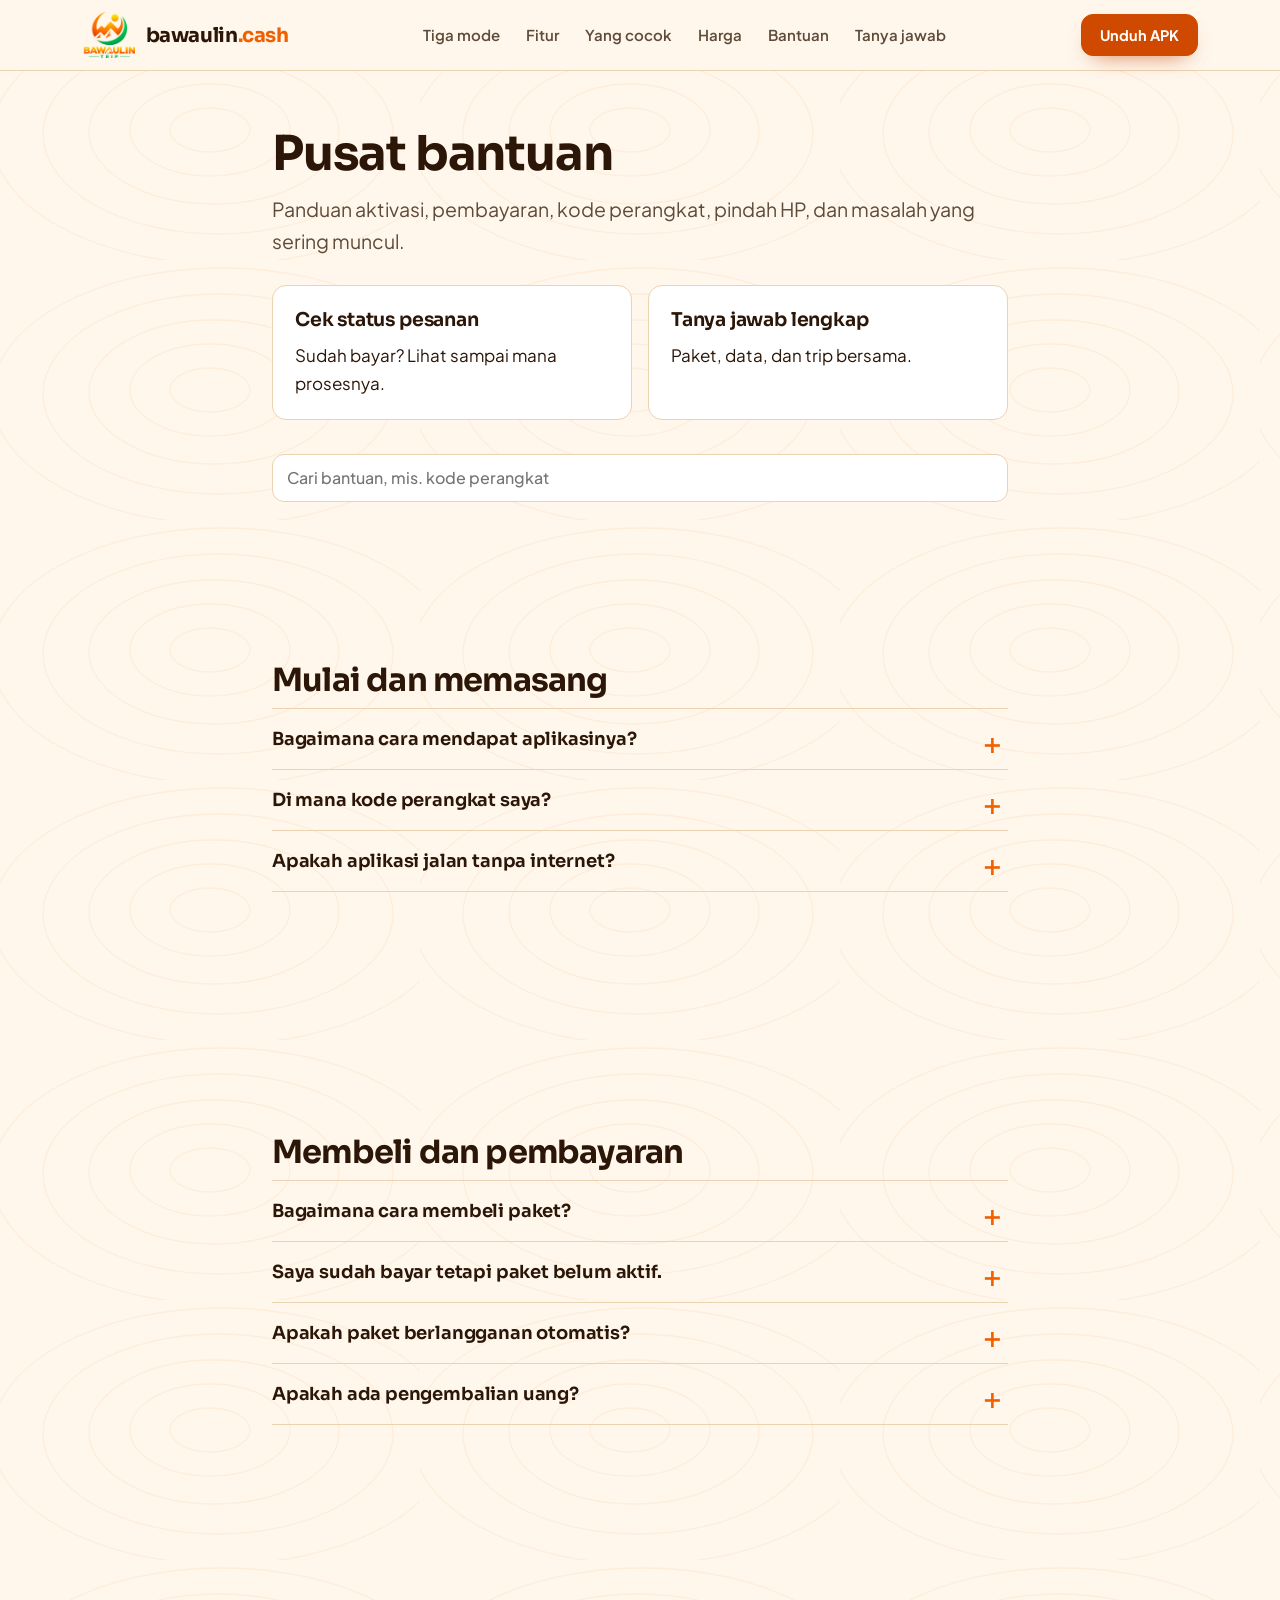
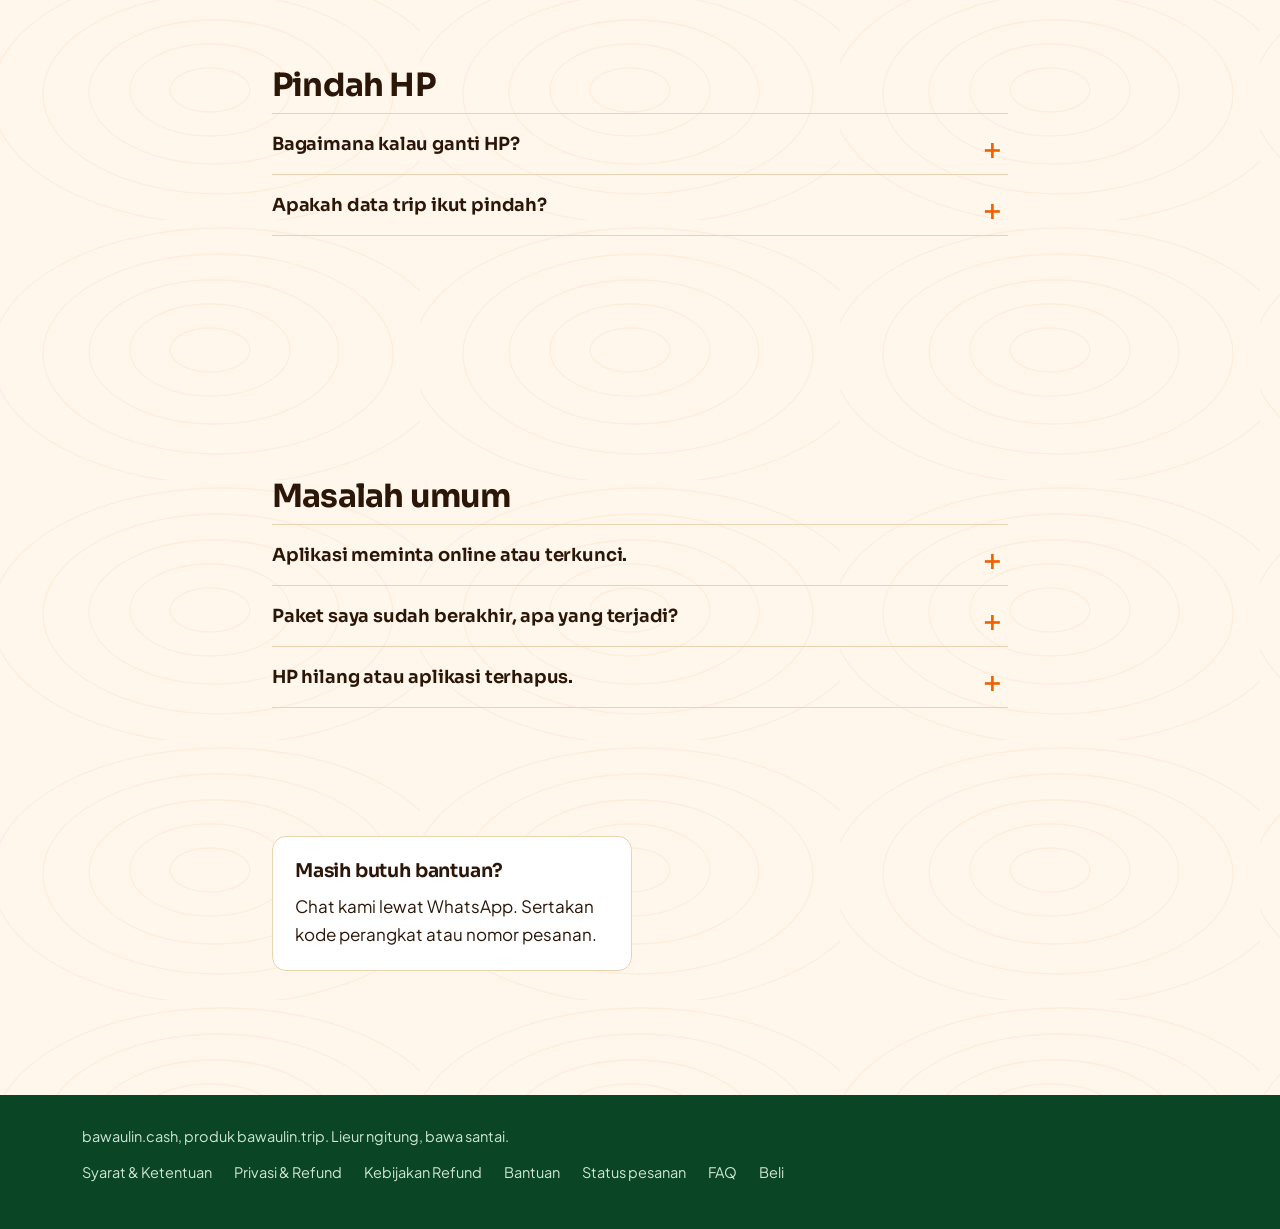
<file: bantuan.html>
<!doctype html><html lang="id"><head><meta charset="utf-8"><meta name="viewport" content="width=device-width, initial-scale=1">
<meta name="theme-color" content="#FFF8EA"><title>Pusat bantuan | bawaulin.cash</title><meta name="description" content="Panduan aktivasi, pembayaran, kode perangkat, pindah HP, dan penyelesaian masalah bawaulin.cash.">
<meta property="og:title" content="Pusat bantuan | bawaulin.cash"><meta property="og:type" content="website"><link rel="icon" href="favicon.png" type="image/png">
<link rel="preconnect" href="https://fonts.googleapis.com"><link rel="preconnect" href="https://fonts.gstatic.com" crossorigin>
<link rel="stylesheet" href="https://fonts.googleapis.com/css2?family=Plus+Jakarta+Sans:wght@400;500;600;700&family=Sora:wght@600;700;800&display=swap">
<link rel="stylesheet" href="style.css"></head><body>
<header class="nav"><div class="w nv"><a class="brand" href="./"><img src="logo.png" alt="bawaulin.trip" width="53" height="46"><span>bawaulin<b>.cash</b></span></a>
<nav class="nl" aria-label="Utama"><a href="./#mode">Tiga mode</a><a href="./#fitur">Fitur</a><a href="./#pilih">Yang cocok</a><a href="./#harga">Harga</a><a href="bantuan.html">Bantuan</a><a href="faq.html">Tanya jawab</a></nav>
<a class="btn sun s" href="bawaulin_cash.apk" download data-apk>Unduh APK</a></div></header>
<main class="doc"><div class="w"><h1>Pusat bantuan</h1><p class="lead" style="margin-top:12px">Panduan aktivasi, pembayaran, kode perangkat, pindah HP, dan masalah yang sering muncul.</p><div class="cards2"><a class="card" href="status.html"><h3>Cek status pesanan</h3><p>Sudah bayar? Lihat sampai mana prosesnya.</p></a><a class="card" href="faq.html"><h3>Tanya jawab lengkap</h3><p>Paket, data, dan trip bersama.</p></a></div><input type="search" id="bq" class="bq" placeholder="Cari bantuan, mis. kode perangkat" aria-label="Cari bantuan"><p class="mut" id="bn" aria-live="polite"></p><div id="bl"><section class="bg"><h2 class="fgrp">Mulai dan memasang</h2><div class="faq"><details><summary>Bagaimana cara mendapat aplikasinya?</summary><p>Ketuk Unduh APK di halaman utama, buka berkasnya, lalu pasang. Basecamp langsung bisa dipakai tanpa daftar dan tanpa bayar. Belum ada aplikasi iPhone; versi web bisa dibuka di Safari lalu ditambahkan ke layar utama.</p></details><details><summary>Di mana kode perangkat saya?</summary><p>Buka aplikasi, menu Akun, bagian Lisensi, lalu Kode perangkat. Bentuknya seperti BU-ABCD-2345. Kode ini dipakai saat membeli supaya paket aktif di HP yang benar.</p></details><details><summary>Apakah aplikasi jalan tanpa internet?</summary><p>Ya, semua fitur utama jalan offline. Aplikasi memeriksa status paket saat ada internet, jadi buka dengan sinyal sesekali, misalnya sebelum berangkat. Tanpa internet, aplikasi tetap jalan sampai 60 hari sejak pemeriksaan terakhir yang berhasil.</p></details></div></section><section class="bg"><h2 class="fgrp">Membeli dan pembayaran</h2><div class="faq"><details><summary>Bagaimana cara membeli paket?</summary><p>Buka halaman Beli atau Akun › Paket saya di aplikasi, pilih paket dan lama, isi kode perangkat, nama, dan WhatsApp, lalu bayar lewat Midtrans (QRIS, e-wallet, transfer bank, dan lainnya sesuai yang tersedia). Setelah pembayaran terverifikasi, paket aktif otomatis di HP-mu.</p></details><details><summary>Saya sudah bayar tetapi paket belum aktif.</summary><p>Buka Akun › Cek pembayaran di aplikasi dengan internet. Atau cek nomor pesananmu di halaman Status pesanan. Bila statusnya tertahan atau masih belum aktif, kirim nomor pesanan lewat WhatsApp.</p></details><details><summary>Apakah paket berlangganan otomatis?</summary><p>Tidak. Perpanjangan manual: beli lagi saat paket mau berakhir. Masa aktif baru dihitung dari tanggal berakhir yang lama.</p></details><details><summary>Apakah ada pengembalian uang?</summary><p>Ini produk digital, jadi pembayaran yang sudah diterima tidak dikembalikan, kecuali paket gagal diaktifkan karena kesalahan di pihak kami. Rincian dan cara mengajukan ada di Kebijakan refund.</p></details></div></section><section class="bg"><h2 class="fgrp">Pindah HP</h2><div class="faq"><details><summary>Bagaimana kalau ganti HP?</summary><p>Paket melekat pada kode perangkat, jadi HP baru perlu dipindahkan paketnya. Hubungi kami lewat WhatsApp dengan kode perangkat HP lama dan HP baru plus bukti pembelian. Gratis, maksimal 2 kali per tahun, lebih longgar untuk Edelweis.</p></details><details><summary>Apakah data trip ikut pindah?</summary><p>Tidak. Cadangkan dulu di HP lama lewat Akun › Data & Cadangan, lalu pulihkan di HP baru. Trip bersama (bila nanti dibuka) dipindah pemiliknya lewat Menu › Kolaborasi › Pindahkan kepemilikan.</p></details></div></section><section class="bg"><h2 class="fgrp">Masalah umum</h2><div class="faq"><details><summary>Aplikasi meminta online atau terkunci.</summary><p>Hubungkan HP ke internet lalu buka aplikasi sekali. Jam HP yang dimundurkan juga bisa mengunci aplikasi; kembalikan ke jam yang benar.</p></details><details><summary>Paket saya sudah berakhir, apa yang terjadi?</summary><p>Ada masa tenggang 14 hari dengan pengingat; semua fitur paket tetap jalan. Sesudahnya kembali ke Basecamp. Data tidak dihapus dan tetap bisa dilihat, dicadangkan, dan diunduh; fitur yang terkunci terbuka lagi saat diperpanjang.</p></details><details><summary>HP hilang atau aplikasi terhapus.</summary><p>Data trip ada di HP, jadi cadangkan rutin lewat Akun › Data & Cadangan. Untuk paket di HP yang hilang, hubungi kami lewat WhatsApp dengan kode perangkat lama.</p></details></div></section></div><div class="cards2" style="margin-top:36px"><a class="card" href="https://wa.me/6289618805100?text=Halo%20bawaulin.cash,%20saya%20butuh%20bantuan."><h3>Masih butuh bantuan?</h3><p>Chat kami lewat WhatsApp. Sertakan kode perangkat atau nomor pesanan.</p></a></div></main><footer><div class="w"><span>bawaulin.cash, produk bawaulin.trip. Lieur ngitung, bawa santai.</span>
<nav aria-label="Dokumen"><a href="syarat.html">Syarat &amp; Ketentuan</a><a href="privasi.html">Privasi &amp; Refund</a><a href="refund.html">Kebijakan Refund</a><a href="bantuan.html">Bantuan</a><a href="status.html">Status pesanan</a><a href="faq.html">FAQ</a><a href="beli.html">Beli</a></nav></div></footer><script>(function(){var q=document.getElementById("bq"),n=document.getElementById("bn"),S=[].slice.call(document.querySelectorAll(".bg"));
function go(){var v=q.value.trim().toLowerCase(),c=0;S.forEach(function(s){var k=0;[].forEach.call(s.querySelectorAll("details"),function(d){var m=!v||d.textContent.toLowerCase().indexOf(v)>-1;d.hidden=!m;if(m){k++;c++}if(v&&m)d.open=true});s.hidden=!k});n.textContent=v?(c?c+" hasil.":"Tidak ada hasil. Coba kata lain atau chat kami lewat WhatsApp."):""}
q.addEventListener("input",go)})();</script><script src="apk.js" defer></script></body></html>
</file>
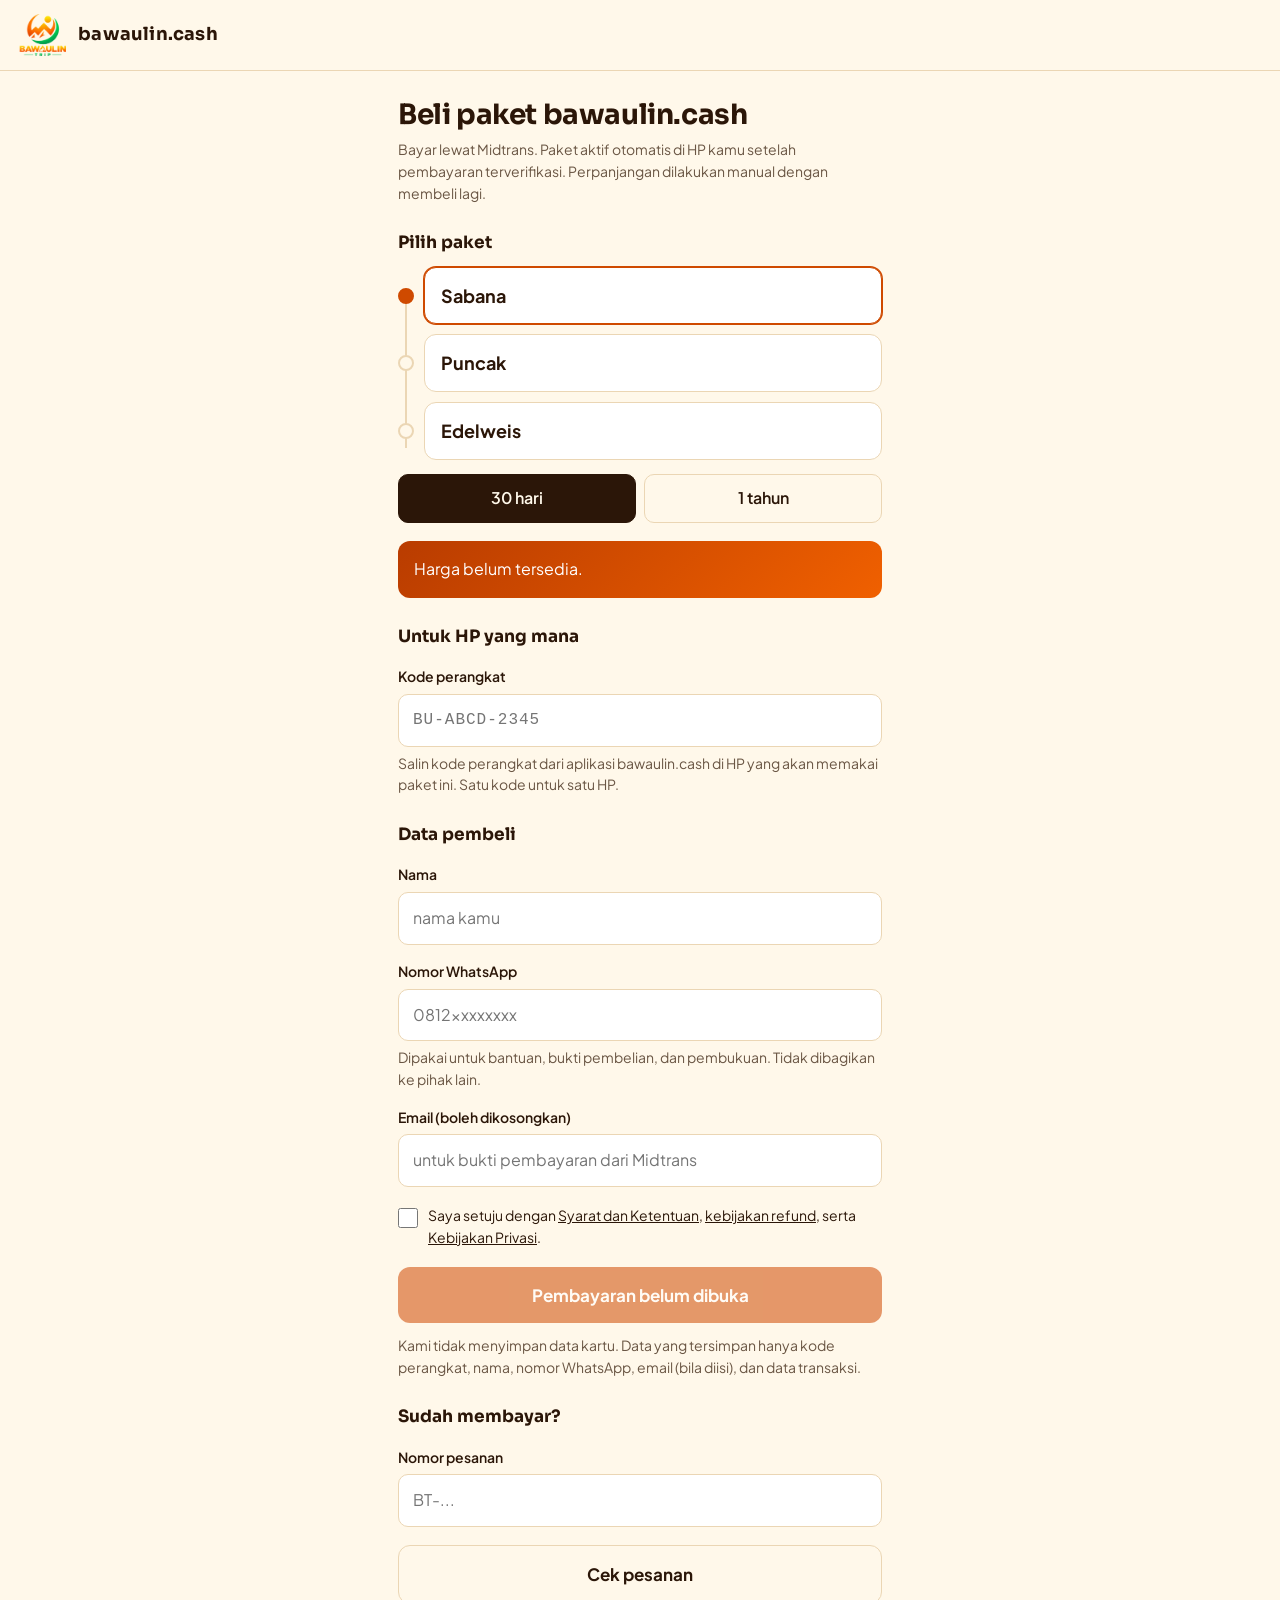
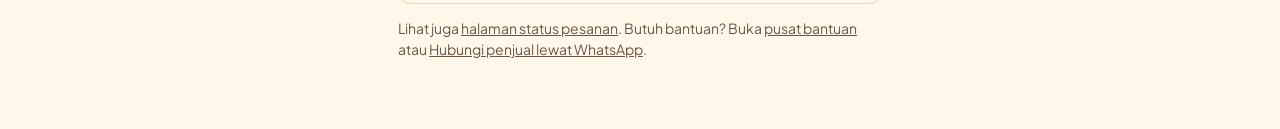
<file: beli.html>
<!DOCTYPE html>
<html lang="id">
<head>
<meta charset="utf-8">
<meta name="viewport" content="width=device-width, initial-scale=1">
<meta name="theme-color" content="#FFF8EA">
<title>Beli lencana – bawaulin.cash</title>
<link rel="preconnect" href="https://fonts.googleapis.com"><link rel="preconnect" href="https://fonts.gstatic.com" crossorigin><link rel="stylesheet" href="https://fonts.googleapis.com/css2?family=Plus+Jakarta+Sans:wght@400;500;600;700&family=Sora:wght@700;800&display=swap">
<style>
:root{--bg:#FFF8EA;--surf:#fff;--ink:#2B1608;--mut:#6A5644;--line:#EBD6B4;--ora:#CF4A00;--ora-ink:#fff;--ok:#007A35;--bad:#B3261E;color-scheme:light}
*{box-sizing:border-box}
body{margin:0;background:var(--bg);color:var(--ink);font:16px/1.55 "Plus Jakarta Sans",system-ui,-apple-system,"Segoe UI",Roboto,Arial,sans-serif;-webkit-text-size-adjust:100%}
header{display:flex;align-items:center;gap:12px;padding:14px 18px;border-bottom:1px solid var(--line)}
header img{height:42px;width:auto}
header b{font-size:18px;letter-spacing:.2px}
main{max-width:520px;margin:0 auto;padding:22px 18px 56px}
h1,h2,.price .big,header b{font-family:Sora,"Plus Jakarta Sans",system-ui,sans-serif}
h1{font-size:28px;line-height:1.15;margin:6px 0 8px;letter-spacing:-.4px}
h2{font-size:17px;margin:26px 0 10px}
p{margin:0 0 12px}
.mut{color:var(--mut);font-size:14px}
fieldset{border:0;margin:0;padding:0}
.rail{position:relative;padding-left:26px}
.rail:before{content:"";position:absolute;left:7px;top:22px;bottom:22px;width:2px;background:var(--line)}
.tier{position:relative;display:block;margin:0 0 10px;cursor:pointer}
.tier input{position:absolute;opacity:0}
.tier .dot{position:absolute;left:-26px;top:50%;width:16px;height:16px;margin-top:-8px;border-radius:50%;background:var(--bg);border:2px solid var(--line)}
.tier .row{display:flex;justify-content:space-between;align-items:baseline;gap:10px;padding:14px 16px;border:1.5px solid var(--line);border-radius:12px;background:var(--surf)}
.tier b{font-size:18px}
.tier input:checked~.dot{background:var(--ora);border-color:var(--ora)}
.tier input:checked~.row{border-color:var(--ora);box-shadow:0 0 0 1px var(--ora)}
.tier input:focus-visible~.row,button:focus-visible,input[type=text]:focus-visible,input[type=email]:focus-visible,input[type=tel]:focus-visible,a:focus-visible{outline:3px solid var(--ora);outline-offset:2px}
.seg{display:flex;gap:8px;margin-top:4px}
.seg button{flex:1;margin:0;padding:11px 8px;border:1.5px solid var(--line);border-radius:10px;background:transparent;color:var(--ink);font:inherit;font-weight:600;cursor:pointer}
.seg button[aria-pressed=true]{background:var(--ink);color:var(--bg);border-color:var(--ink)}
.price{margin:18px 0 4px;padding:16px;border-radius:12px;background:linear-gradient(135deg,#B93C00,#F06000);color:#fff}
.price s{opacity:.65;margin-right:8px}
.price .big{font-size:34px;font-weight:800;letter-spacing:-.5px;line-height:1.1;font-variant-numeric:tabular-nums}
.price small{display:block;opacity:.8;margin-top:4px}
label{display:block;margin:16px 0 6px;font-weight:600;font-size:14px}
input[type=text],input[type=email],input[type=tel]{width:100%;padding:13px 14px;border:1.5px solid var(--line);border-radius:10px;background:var(--surf);color:var(--ink);font:inherit}
#kode{font-family:ui-monospace,Menlo,Consolas,monospace;letter-spacing:1px}
.chk{display:flex;gap:10px;align-items:flex-start;font-weight:400;margin-top:18px}
.chk input{width:20px;height:20px;margin:3px 0 0;flex:none;accent-color:var(--ora)}
.btn{display:block;width:100%;margin-top:18px;padding:15px;border:0;border-radius:12px;background:var(--ora);color:var(--ora-ink);font:inherit;font-size:17px;font-weight:700;text-align:center;text-decoration:none;cursor:pointer}
.btn:disabled{opacity:.55;cursor:not-allowed}
.btn.alt{background:transparent;color:var(--ink);border:1.5px solid var(--line)}
.msg{margin-top:14px;padding:12px 14px;border-radius:10px;font-size:14px}
.msg.bad{background:rgba(179,38,30,.12);color:var(--bad)}
.msg.warn{background:rgba(242,106,27,.14)}
.card{padding:18px;border:1.5px solid var(--line);border-radius:12px;background:var(--surf)}
.card h2{margin:0 0 8px;font-size:22px}
.ok{color:var(--ok)}
a{color:inherit}
[hidden]{display:none!important}
@media(prefers-reduced-motion:no-preference){.tier .row{transition:border-color .15s,box-shadow .15s}}
</style>
</head>
<body>
<header><a href="./" style="display:flex;align-items:center;gap:12px;text-decoration:none"><img src="logo.png" alt="" onerror="this.remove()"><b>bawaulin.cash</b></a></header>
<main>

<section id="vStatus" hidden aria-live="polite">
  <h1>Status pesanan</h1>
  <div class="card" id="stBox">Memeriksa pesanan...</div>
  <a class="btn alt" href="beli.html" id="stBack">Beli paket lagi</a>
</section>

<section id="vBeli">
  <h1>Beli paket bawaulin.cash</h1>
  <p class="mut">Bayar lewat Midtrans. Paket aktif otomatis di HP kamu setelah pembayaran terverifikasi. Perpanjangan dilakukan manual dengan membeli lagi.</p>
  <div class="msg warn" id="mSand" hidden>Mode uji: pembayaran ini belum sungguhan.</div>

  <h2>Pilih paket</h2>
  <fieldset class="rail" id="tiers"><legend class="mut" style="position:absolute;opacity:0">Paket</legend></fieldset>
  <div class="seg" id="seg" role="group" aria-label="Lama paket"></div>

  <div class="price" id="price" aria-live="polite">Memuat harga...</div>

  <h2>Untuk HP yang mana</h2>
  <label for="kode">Kode perangkat</label>
  <input type="text" id="kode" inputmode="text" autocomplete="off" autocapitalize="characters" spellcheck="false" placeholder="BU-ABCD-2345" maxlength="14">
  <p class="mut" style="margin-top:6px">Salin kode perangkat dari aplikasi bawaulin.cash di HP yang akan memakai paket ini. Satu kode untuk satu HP.</p>

  <h2>Data pembeli</h2>
  <label for="nm">Nama</label>
  <input type="text" id="nm" autocomplete="name" maxlength="60" placeholder="nama kamu">
  <label for="wa">Nomor WhatsApp</label>
  <input type="tel" id="wa" inputmode="tel" autocomplete="tel" maxlength="20" placeholder="0812xxxxxxxx">
  <p class="mut" style="margin-top:6px">Dipakai untuk bantuan, bukti pembelian, dan pembukuan. Tidak dibagikan ke pihak lain.</p>

  <label for="em">Email (boleh dikosongkan)</label>
  <input type="email" id="em" inputmode="email" autocomplete="email" placeholder="untuk bukti pembayaran dari Midtrans">

  <label class="chk"><input type="checkbox" id="sy"><span>Saya setuju dengan <a href="syarat.html" target="_blank" rel="noopener" id="lSy">Syarat dan Ketentuan</a>, <a href="privasi.html#refund" target="_blank" rel="noopener">kebijakan refund</a>, serta <a href="privasi.html" target="_blank" rel="noopener">Kebijakan Privasi</a>.</span></label>

  <div class="msg bad" id="mErr" role="alert" hidden></div>
  <button class="btn" id="bayar" disabled>Memuat...</button>
  <p class="mut" style="margin-top:12px">Kami tidak menyimpan data kartu. Data yang tersimpan hanya kode perangkat, nama, nomor WhatsApp, email (bila diisi), dan data transaksi.</p>

  <h2>Sudah membayar?</h2>
  <label for="no">Nomor pesanan</label>
  <input type="text" id="no" autocomplete="off" spellcheck="false" placeholder="BT-...">
  <button class="btn alt" id="cek">Cek pesanan</button>
  <p class="mut" style="margin-top:14px">Lihat juga <a href="status.html">halaman status pesanan</a>. Butuh bantuan? Buka <a href="bantuan.html">pusat bantuan</a> atau <a href="https://wa.me/6289618805100" target="_blank" rel="noopener">Hubungi penjual lewat WhatsApp</a>.</p>
</section>

</main>
<script>
(function(){
'use strict';
var SRV='https://eqrubezljxejfnjgqigb.supabase.co/functions/v1/hyper-action';
var WA='https://wa.me/6289618805100';
var RE=/^BU-[A-HJ-NP-Z2-9]{4}-[A-HJ-NP-Z2-9]{4}$/;
var T={sabana:'Sabana',puncak:'Puncak',edelweis:'Edelweis'},P={bulan:'30 hari',tahun:'1 tahun',sekali:'Sekali bayar'};
var ERR={ditutup:'Pembelian sedang ditutup sementara.',nama:'Nama belum benar (2 sampai 60 huruf).',wa:'Nomor WhatsApp belum benar. Contoh: 081234567890.',identitas:'Isi nama dan nomor WhatsApp dulu.',syarat:'Centang persetujuan dulu.',email:'Email tidak valid.',paket:'Paket tidak dikenal.',gateway:'Pembayaran sedang tidak tersedia. Coba lagi nanti atau hubungi penjual.',sibuk:'Server sibuk. Coba lagi sebentar lagi.',kode:'Kode perangkat ini belum terdaftar. Buka aplikasi dengan internet dulu, lalu salin ulang kodenya.',dicabut:'Lisensi perangkat ini dicabut. Hubungi penjual.',sudah_edelweis:'HP ini sudah memakai Edelweis.',lebih_rendah:'HP ini sudah di paket yang lebih tinggi dari pilihanmu.',banyak:'Ada terlalu banyak pesanan yang masih menunggu. Selesaikan atau tunggu sampai kedaluwarsa.',izin:'Kode ini belum bisa dipakai membeli dari website. Beli lewat tombol Beli di aplikasi atau hubungi penjual.',format:'Data tidak valid.'};
var S={tier:'sabana',per:'bulan',h:null};
var $=function(i){return document.getElementById(i)};
var rp=function(n){return 'Rp'+new Intl.NumberFormat('id-ID').format(n)};
var ls={g:function(k){try{return localStorage.getItem(k)||''}catch(e){return ''}},s:function(k,v){try{localStorage.setItem(k,v)}catch(e){}}};

async function api(a,x){
  try{
    var c=new AbortController(),t=setTimeout(function(){c.abort()},12000);
    var r=await fetch(SRV,{method:'POST',headers:{'Content-Type':'text/plain'},signal:c.signal,body:JSON.stringify(Object.assign({a:a,v:'web'},x||{}))});
    clearTimeout(t);return await r.json();
  }catch(e){return null}
}
function harga(t,p){var x=S.h&&S.h.harga&&S.h.harga[t+'_'+p];return x&&x.jual?x:null}
function esc(s){return String(s==null?'':s).replace(/[&<>"]/g,function(c){return {'&':'&amp;','<':'&lt;','>':'&gt;','"':'&quot;'}[c]})}
function norm(v){
  var c=String(v).toUpperCase().replace(/[^A-Z0-9]/g,'');
  if(c.length===10&&c.indexOf('BU')===0)c=c.slice(2);
  c=c.slice(0,8);
  return c.length>4?'BU-'+c.slice(0,4)+'-'+c.slice(4):(c?'BU-'+c:'');
}
function err(m){var e=$('mErr');e.textContent=m||'';e.hidden=!m}

function render(){
  var box=$('tiers');
  if(!box.querySelector('label')){
    ['sabana','puncak','edelweis'].forEach(function(t){
      var l=document.createElement('label');l.className='tier';
      l.innerHTML='<input type="radio" name="tier" value="'+t+'"><span class="dot"></span><span class="row"><b>'+T[t]+'</b><span class="mut" data-p="'+t+'"></span></span>';
      l.querySelector('input').addEventListener('change',function(){S.tier=t;if(t==='edelweis')S.per='sekali';else if(S.per==='sekali')S.per='bulan';render()});
      box.appendChild(l);
    });
  }
  box.querySelectorAll('input').forEach(function(i){i.checked=(i.value===S.tier)});
  box.querySelectorAll('[data-p]').forEach(function(s){
    var t=s.getAttribute('data-p'),p=t==='edelweis'?'sekali':(S.per==='sekali'?'bulan':S.per),h=harga(t,p);
    s.textContent=h?rp(h.jual)+(t==='edelweis'?'':' / '+P[p]):'';
  });
  var seg=$('seg');seg.innerHTML='';
  if(S.tier==='edelweis'){seg.innerHTML='<button type="button" aria-pressed="true" disabled>Sekali bayar, tanpa tanggal berakhir</button>'}
  else['bulan','tahun'].forEach(function(p){
    var b=document.createElement('button');b.type='button';b.textContent=P[p];b.setAttribute('aria-pressed',String(S.per===p));
    b.addEventListener('click',function(){S.per=p;render()});seg.appendChild(b);
  });
  var h=harga(S.tier,S.per),pr=$('price');
  if(h){pr.innerHTML=(h.normal>h.jual?'<s>'+rp(h.normal)+'</s>':'')+'<div class="big">'+rp(h.jual)+'</div><small>'+T[S.tier]+' · '+P[S.per]+(h.normal>h.jual?' · harga perkenalan':'')+'</small>'}
  else pr.textContent=S.h?'Harga belum tersedia.':'Memuat harga...';
  var siap=!!(S.h&&S.h.siap&&h),b=$('bayar');
  if(!b.dataset.busy){b.disabled=!siap;b.textContent=siap?'Bayar sekarang':(S.h&&S.h.ditutup?'Pembelian ditutup':(S.h?'Pembayaran belum dibuka':'Memuat...'))}
  if(S.h&&S.h.ditutup){var dn=document.createElement('div');dn.className='mut';dn.style.marginTop='8px';dn.textContent=S.h.pesan||'Pembelian sedang ditutup sementara.';pr.appendChild(dn)}
  $('mSand').hidden=!(S.h&&S.h.mode==='sandbox');
}

async function bayar(){
  err('');
  var id=norm($('kode').value);$('kode').value=id;
  if(!RE.test(id))return err('Kode perangkat belum benar. Contoh: BU-ABCD-2345.');
  var nm=$('nm').value.replace(/\s+/g,' ').trim(),wa=$('wa').value.replace(/[\s().-]/g,'');
  if(nm.length<2||nm.length>60)return err(ERR.nama);
  if(!/^\+?\d{9,15}$/.test(wa))return err(ERR.wa);
  if(!$('sy').checked)return err(ERR.syarat);
  var b=$('bayar');b.dataset.busy='1';b.disabled=true;b.textContent='Membuat tagihan...';
  var r=await api('ord_buat',{id:id,tier:S.tier,per:S.per,syarat:1,nama:nm,wa:wa,email:$('em').value.trim()});
  if(!r||!r.ok||!/^https:\/\//.test(r.url||'')){
    delete b.dataset.busy;render();
    return err(r?((r.err==='ditutup'&&r.pesan)?r.pesan:(ERR[r.err]||'Gagal membuat tagihan. Coba lagi.')):'Server tidak terjangkau. Coba lagi nanti.');
  }
  ls.s('bc_kode',id);ls.s('bc_oid',r.oid||'');ls.s('bc_nama',nm);ls.s('bc_wa',wa);
  b.textContent='Mengalihkan ke Midtrans...';
  location.href=r.url;
}

function tgl(x){
  var d=new Date(typeof x==='number'?x:Date.parse(x));
  return isNaN(d)?'':d.toLocaleDateString('id-ID',{day:'numeric',month:'long',year:'numeric'});
}
var poll=0;
async function status(o,n){
  $('vBeli').hidden=true;$('vStatus').hidden=false;
  var box=$('stBox'),no='<p class="mut">Nomor pesanan: <b>'+esc(o)+'</b></p>';
  if(!n)box.textContent='Memeriksa pesanan...';
  var r=await api('ord_status',{oid:o,o:o});
  if(!r)return box.innerHTML='<h2>Server tidak terjangkau</h2><p>Coba lagi sebentar lagi.</p>'+no+'<button class="btn" onclick="location.reload()">Coba lagi</button>';
  if(!r.ok||r.st==='kosong')return box.innerHTML='<h2>Pesanan tidak ditemukan</h2><p>Periksa lagi nomor pesanannya, atau hubungi penjual.</p>'+no+'<a class="btn alt" href="'+WA+'" target="_blank" rel="noopener">Hubungi penjual</a>';
  var tr=T[r.tier]||r.tier||'paket',st=r.st;
  if(st==='lunas'){var e=r.exp?tgl(r.exp):'';
    return box.innerHTML='<h2 class="ok">Pembayaran berhasil</h2><p>Paket '+esc(tr)+(e?' aktif sampai '+esc(e):' aktif tanpa tanggal berakhir')+'.</p><p class="mut">Buka aplikasi dengan internet. Paket diperbarui otomatis paling lama sekitar 1 jam. Untuk langsung, buka Akun lalu ketuk Cek pembayaran.</p>'+no}
  if(st==='menunggu'){
    box.innerHTML='<h2>Menunggu pembayaran</h2><p>Pembayaran '+esc(tr)+' belum kami terima. Halaman ini memeriksa ulang otomatis.</p>'+no+(/^https:\/\//.test(r.url||'')?'<a class="btn" href="'+esc(r.url)+'">Lanjut bayar</a>':'');
    if(++poll<20)setTimeout(function(){status(o,1)},6000);return}
  if(st==='tertahan')return box.innerHTML='<h2>Pembayaran diterima, paket belum aktif</h2><p>Pembayaran sudah masuk, tetapi paket belum bisa diterapkan otomatis. Kirim nomor pesanan ini ke penjual. Uang kamu aman dan akan diurus.</p>'+no+'<a class="btn" href="'+WA+'" target="_blank" rel="noopener">Hubungi penjual</a>';
  if(st==='refund')return box.innerHTML='<h2>Pesanan direfund</h2><p>Pembayaran pesanan ini sudah dikembalikan.</p>'+no;
  box.innerHTML='<h2>Pembayaran tidak selesai</h2><p>Pesanan gagal atau kedaluwarsa. Kamu bisa membuat pesanan baru.</p>'+no;
}

async function init(){
  var q=new URLSearchParams(location.search);
  var o=(q.get('order_id')||q.get('o')||'').trim();
  if(o)return status(o);
  var k=norm(q.get('kode')||ls.g('bc_kode'));if(k)$('kode').value=k;
  if(ls.g('bc_nama'))$('nm').value=ls.g('bc_nama');if(ls.g('bc_wa'))$('wa').value=ls.g('bc_wa');
  var last=ls.g('bc_oid');if(last)$('no').value=last;
  var t=q.get('paket');if(T[t]){S.tier=t;if(t==='edelweis')S.per='sekali'}
  if(q.get('per')==='tahun'&&S.tier!=='edelweis')S.per='tahun';
  render();
  var j=await api('harga_info');S.h=(j&&j.ok)?j:{harga:null,siap:false};render();
}
$('bayar').addEventListener('click',bayar);
$('kode').addEventListener('input',function(){this.value=this.value.toUpperCase()});
$('kode').addEventListener('blur',function(){this.value=norm(this.value)});
$('cek').addEventListener('click',function(){var v=$('no').value.trim();if(v){poll=0;status(v)}});
init();
})();
</script>
<script src="apk.js" defer></script></body>
</html>
</file>
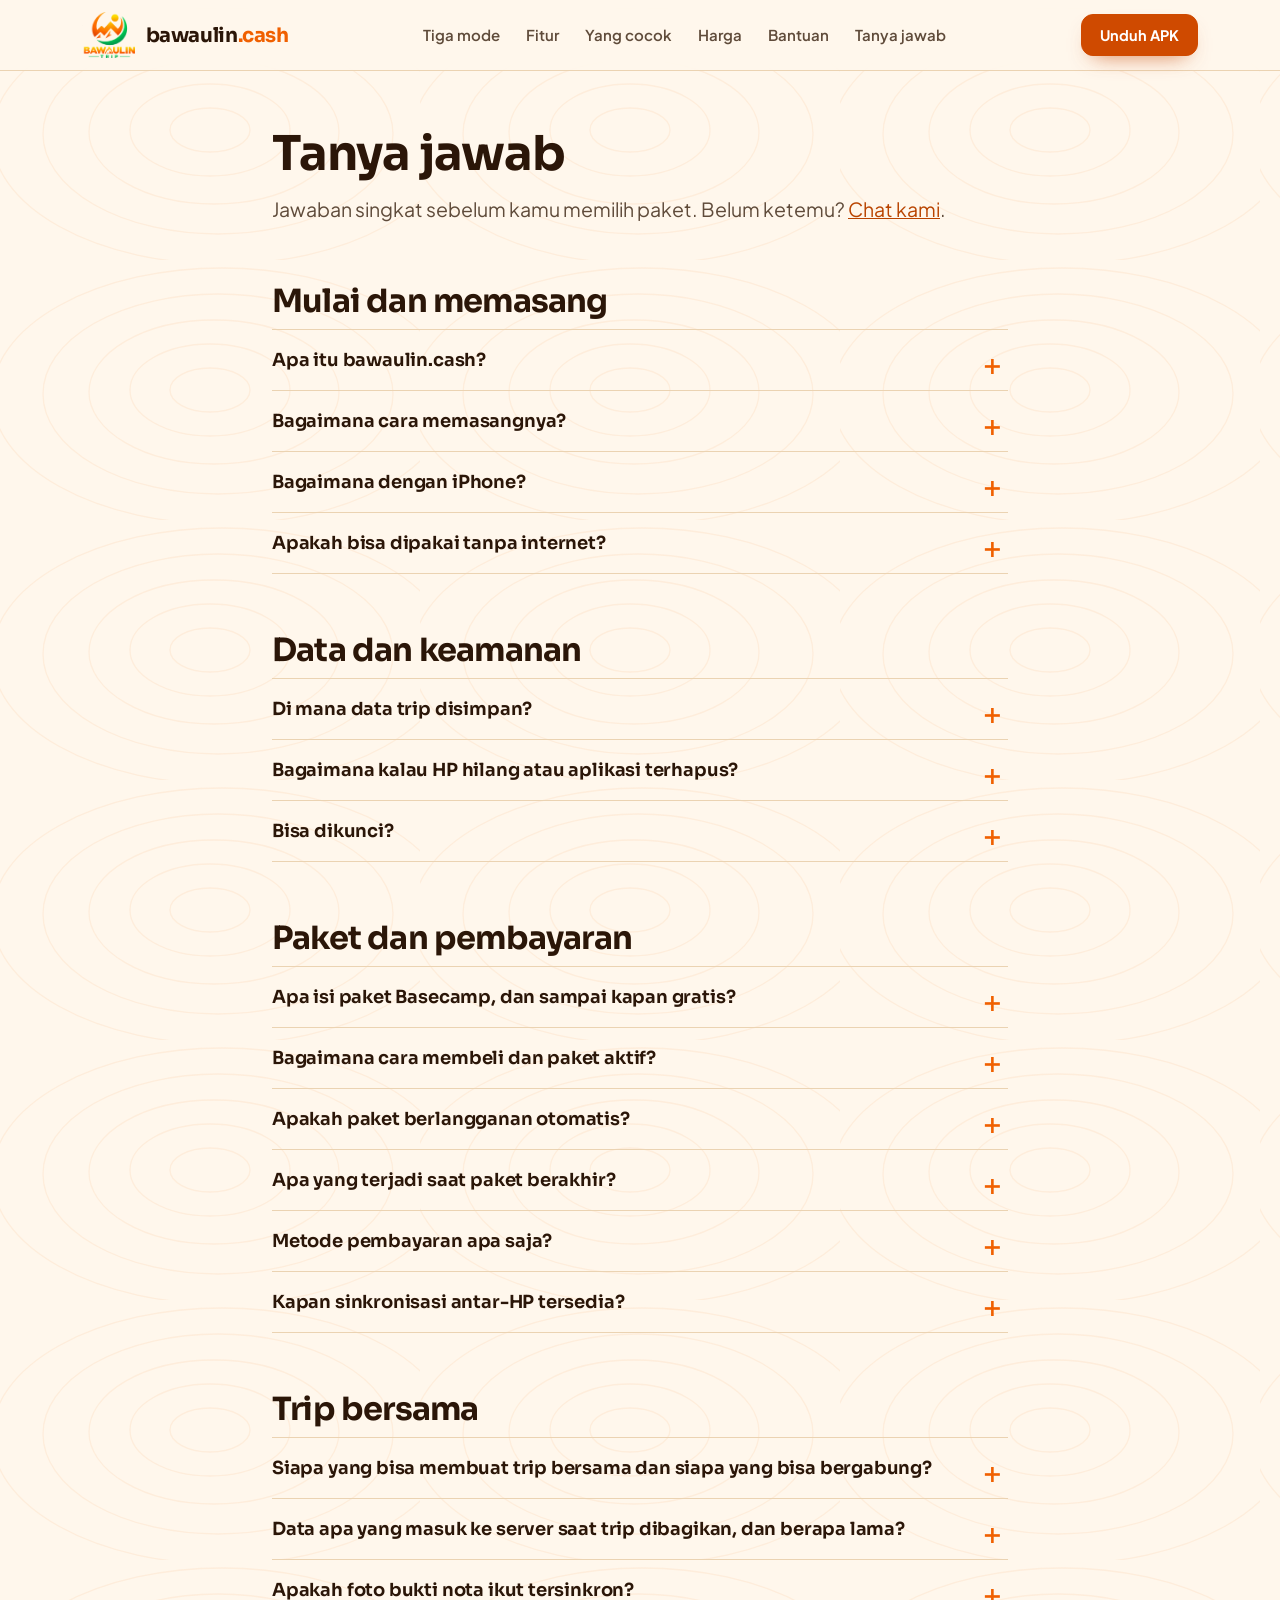
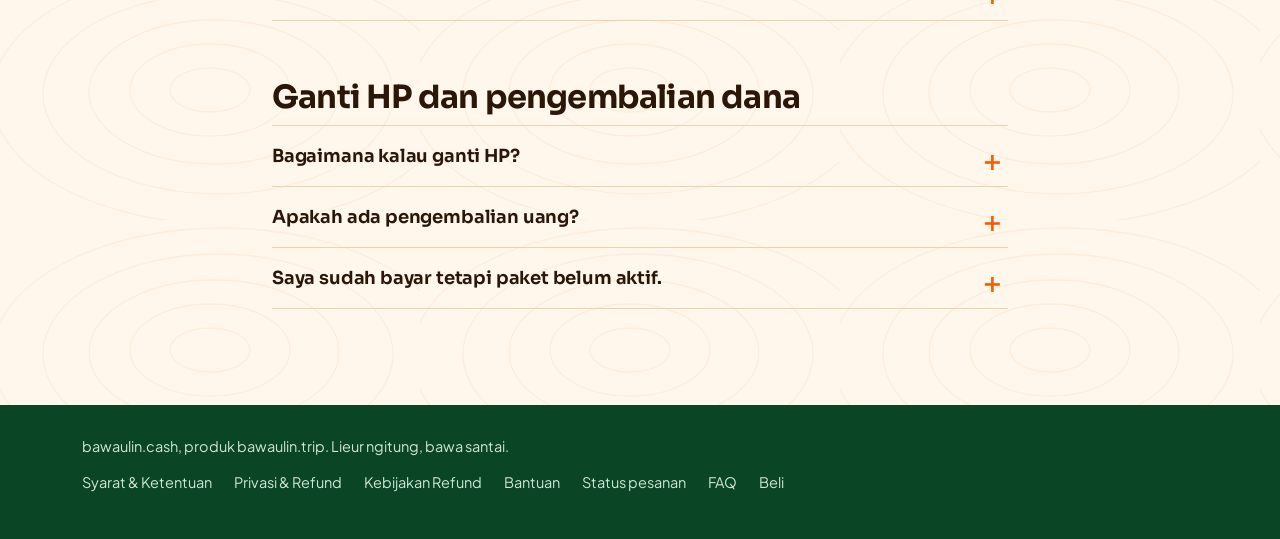
<file: faq.html>
<!doctype html><html lang="id"><head><meta charset="utf-8"><meta name="viewport" content="width=device-width, initial-scale=1">
<meta name="theme-color" content="#FFF8EA"><title>Tanya jawab | bawaulin.cash</title><meta name="description" content="Pertanyaan umum tentang bawaulin.cash: pemasangan, data, paket, ganti HP, dan pengembalian dana.">
<meta property="og:title" content="Tanya jawab | bawaulin.cash"><meta property="og:type" content="website"><link rel="icon" href="favicon.png" type="image/png">
<link rel="preconnect" href="https://fonts.googleapis.com"><link rel="preconnect" href="https://fonts.gstatic.com" crossorigin>
<link rel="stylesheet" href="https://fonts.googleapis.com/css2?family=Plus+Jakarta+Sans:wght@400;500;600;700&family=Sora:wght@600;700;800&display=swap">
<link rel="stylesheet" href="style.css"></head><body>
<header class="nav"><div class="w nv"><a class="brand" href="./"><img src="logo.png" alt="bawaulin.trip" width="53" height="46"><span>bawaulin<b>.cash</b></span></a>
<nav class="nl" aria-label="Utama"><a href="./#mode">Tiga mode</a><a href="./#fitur">Fitur</a><a href="./#pilih">Yang cocok</a><a href="./#harga">Harga</a><a href="bantuan.html">Bantuan</a><a href="faq.html">Tanya jawab</a></nav>
<a class="btn sun s" href="bawaulin_cash.apk" download data-apk>Unduh APK</a></div></header>
<main class="doc"><div class="w"><h1>Tanya jawab</h1><p class="lead" style="margin-top:12px">Jawaban singkat sebelum kamu memilih paket. Belum ketemu? <a href="https://wa.me/6289618805100" style="color:var(--link)">Chat kami</a>.</p><h2 class="fgrp">Mulai dan memasang</h2><div class="faq"><details><summary>Apa itu bawaulin.cash?</summary><p>Aplikasi budgeting untuk penyelenggara open trip, tektok, dan pendakian bersama. Isinya peserta, pembayaran, anggaran, bagi hasil, itinerary, perlengkapan, sampai kwitansi PDF.</p></details><details><summary>Bagaimana cara memasangnya?</summary><p>Ketuk Unduh APK di halaman utama, buka berkasnya, lalu izinkan pemasangan bila diminta. Chrome atau Play Protect bisa menampilkan peringatan karena aplikasi ini di luar Play Store; ikuti langkah di layar. Basecamp langsung bisa dipakai tanpa bayar</p></details><details><summary>Bagaimana dengan iPhone?</summary><p>Belum ada aplikasi iPhone. Kamu bisa membuka <a href="https://bobypn01-star.github.io/bawaulintrip/">versi web</a> di Safari lalu menambahkannya ke layar utama.</p></details><details><summary>Apakah bisa dipakai tanpa internet?</summary><p>Bisa. Semua fitur utama jalan offline. Aplikasi memeriksa status paket saat ada internet, jadi buka aplikasi dengan sinyal sesekali, misalnya sebelum berangkat.</p></details></div><h2 class="fgrp">Data dan keamanan</h2><div class="faq"><details><summary>Di mana data trip disimpan?</summary><p>Di HP-mu. Server hanya menerima kode perangkat dan versi aplikasi untuk memeriksa paket, serta data pembelian bila kamu membeli. Data peserta dan uang trip sendiri tidak dikirim. Dua pengecualian: data Pendaftaran Online dititipkan sementara sampai aplikasimu mengambilnya (maksimal 30 hari), dan trip yang kamu bagikan lewat Trip bersama disimpan di server supaya sampai ke HP anggota. Rinciannya ada di <a href="privasi.html">Kebijakan Privasi</a>.</p></details><details><summary>Bagaimana kalau HP hilang atau aplikasi terhapus?</summary><p>Data trip ada di HP, jadi cadangkan rutin lewat Akun › Data &amp; Cadangan. Menghapus data aplikasi atau mencopot aplikasi bisa menghilangkan semuanya.</p></details><details><summary>Bisa dikunci?</summary><p>Bisa. Pakai PIN, pola 3x3, atau sidik jari, plus kunci otomatis dan mode privasi.</p></details></div><h2 class="fgrp">Paket dan pembayaran</h2><div class="faq"><details><summary>Apa isi paket Basecamp, dan sampai kapan gratis?</summary><p>Basecamp gratis tanpa batas waktu: satu trip aktif di tiga mode dengan semua fitur dasar. Trip baru boleh dibuat setelah trip sebelumnya ditutup, jumlahnya tidak dibatasi.</p></details><details><summary>Bagaimana cara membeli dan paket aktif?</summary><p>Pilih paket di <a href="beli.html">halaman beli</a> atau di Akun › Beli di aplikasi, isi kode perangkat, lalu bayar lewat Midtrans. Setelah pembayaran terverifikasi paket aktif otomatis di HP-mu; tanpa kunci yang perlu ditempel. Bila belum berubah, buka Akun › Cek pembayaran.</p></details><details><summary>Apakah paket berlangganan otomatis?</summary><p>Tidak. Perpanjangan manual: beli lagi saat paket mau berakhir. Masa aktif baru dihitung dari tanggal berakhir yang lama, jadi memperpanjang lebih awal tidak merugikan.</p></details><details><summary>Apa yang terjadi saat paket berakhir?</summary><p>Ada masa tenggang 14 hari dengan pengingat; selama itu semua fitur paket tetap jalan. Sesudahnya paket kembali ke Basecamp. Data tidak dihapus: melihat, mencadangkan, memulihkan, dan mengunduh data tetap bisa, dan fitur yang terkunci terbuka lagi saat diperpanjang. Edelweis tidak berakhir.</p></details><details><summary>Metode pembayaran apa saja?</summary><p>Lewat Midtrans: QRIS, e-wallet, transfer bank, dan lainnya sesuai yang tersedia saat kamu membayar. Kami tidak menyimpan nomor kartu atau akun e-wallet.</p></details><details><summary>Kapan sinkronisasi antar-HP tersedia?</summary><p>Belum bisa dipakai. Fitur ini dikerjakan dan dibuka bertahap. Rencananya hanya paket Puncak dan Edelweis yang bisa membuat trip bersama lewat kode gabung 8 karakter, dan semua paket boleh bergabung (Basecamp hanya melihat). Kami umumkan di sini dan di aplikasi begitu dibuka</p></details></div><h2 class="fgrp">Trip bersama</h2><div class="faq"><details><summary>Siapa yang bisa membuat trip bersama dan siapa yang bisa bergabung?</summary><p>Setelah dibuka, yang membuat hanya paket Puncak dan Edelweis: maksimal 3 trip (satu per mode), Puncak sampai 6 HP per trip dan Edelweis sampai 8 HP. Semua paket boleh bergabung ke trip teman: Basecamp hanya melihat, paket lain mengedit sesuai izin dari pemilik. Pemilik mengatur izin tiap anggota per bagian.</p></details><details><summary>Data apa yang masuk ke server saat trip dibagikan, dan berapa lama?</summary><p>Hanya trip yang kamu bagikan. Isi bagian yang disinkronkan (bisa memuat nama peserta dan jumlah uang), daftar anggota beserta izinnya, dan riwayat perubahan disimpan di server supaya sampai ke HP anggota. Riwayat dihapus setelah 180 hari; data trip dihapus 180 hari setelah trip ditutup atau sinkron berhenti, dan pemilik bisa menghapusnya kapan saja. Rinciannya ada di <a href="privasi.html">Kebijakan Privasi</a>.</p></details><details><summary>Apakah foto bukti nota ikut tersinkron?</summary><p>Tidak. Foto tetap di HP yang memotretnya. Kirim lewat cara lain, misalnya WhatsApp, bila dibutuhkan.</p></details></div><h2 class="fgrp">Ganti HP dan pengembalian dana</h2><div class="faq"><details><summary>Bagaimana kalau ganti HP?</summary><p>Paket melekat pada kode perangkat, jadi HP baru perlu dipindahkan paketnya. Hubungi kami lewat <a href="https://wa.me/6289618805100?text=Halo%20bawaulin.cash%2C%20saya%20mau%20pindah%20paket%20ke%20HP%20baru.">WhatsApp</a> dengan kode perangkat HP lama dan HP baru plus bukti pembelian. Pemindahan gratis, maksimal 2 kali per tahun, dan lebih longgar untuk Edelweis. HP hilang atau rusak kami bantu. Data trip tidak ikut pindah sendiri, jadi cadangkan dulu di HP lama lalu pulihkan di HP baru. Trip bersama juga tidak ikut pindah otomatis: pemilik memindahkannya lewat Menu › Kolaborasi › Pindahkan kepemilikan.</p></details><details><summary>Apakah ada pengembalian uang?</summary><p>Ini produk digital, jadi pembayaran yang sudah diterima tidak dikembalikan, kecuali paket gagal diaktifkan karena kesalahan di pihak kami. Tidak berlaku untuk salah ketik kode, HP tidak cocok, atau berubah pikiran. Rincian dan cara mengajukan ada di <a href="privasi.html#refund">Kebijakan refund</a>.</p></details><details><summary>Saya sudah bayar tetapi paket belum aktif.</summary><p>Buka Akun › Cek pembayaran di aplikasi, atau cek nomor pesanan di <a href="beli.html">halaman beli</a>. Bila statusnya tertahan atau masih belum aktif, kirim nomor pesananmu lewat <a href="https://wa.me/6289618805100">WhatsApp</a>.</p></details></div></div></main><footer><div class="w"><span>bawaulin.cash, produk bawaulin.trip. Lieur ngitung, bawa santai.</span>
<nav aria-label="Dokumen"><a href="syarat.html">Syarat &amp; Ketentuan</a><a href="privasi.html">Privasi &amp; Refund</a><a href="refund.html">Kebijakan Refund</a><a href="bantuan.html">Bantuan</a><a href="status.html">Status pesanan</a><a href="faq.html">FAQ</a><a href="beli.html">Beli</a></nav></div></footer><script src="apk.js" defer></script></body></html>
</file>
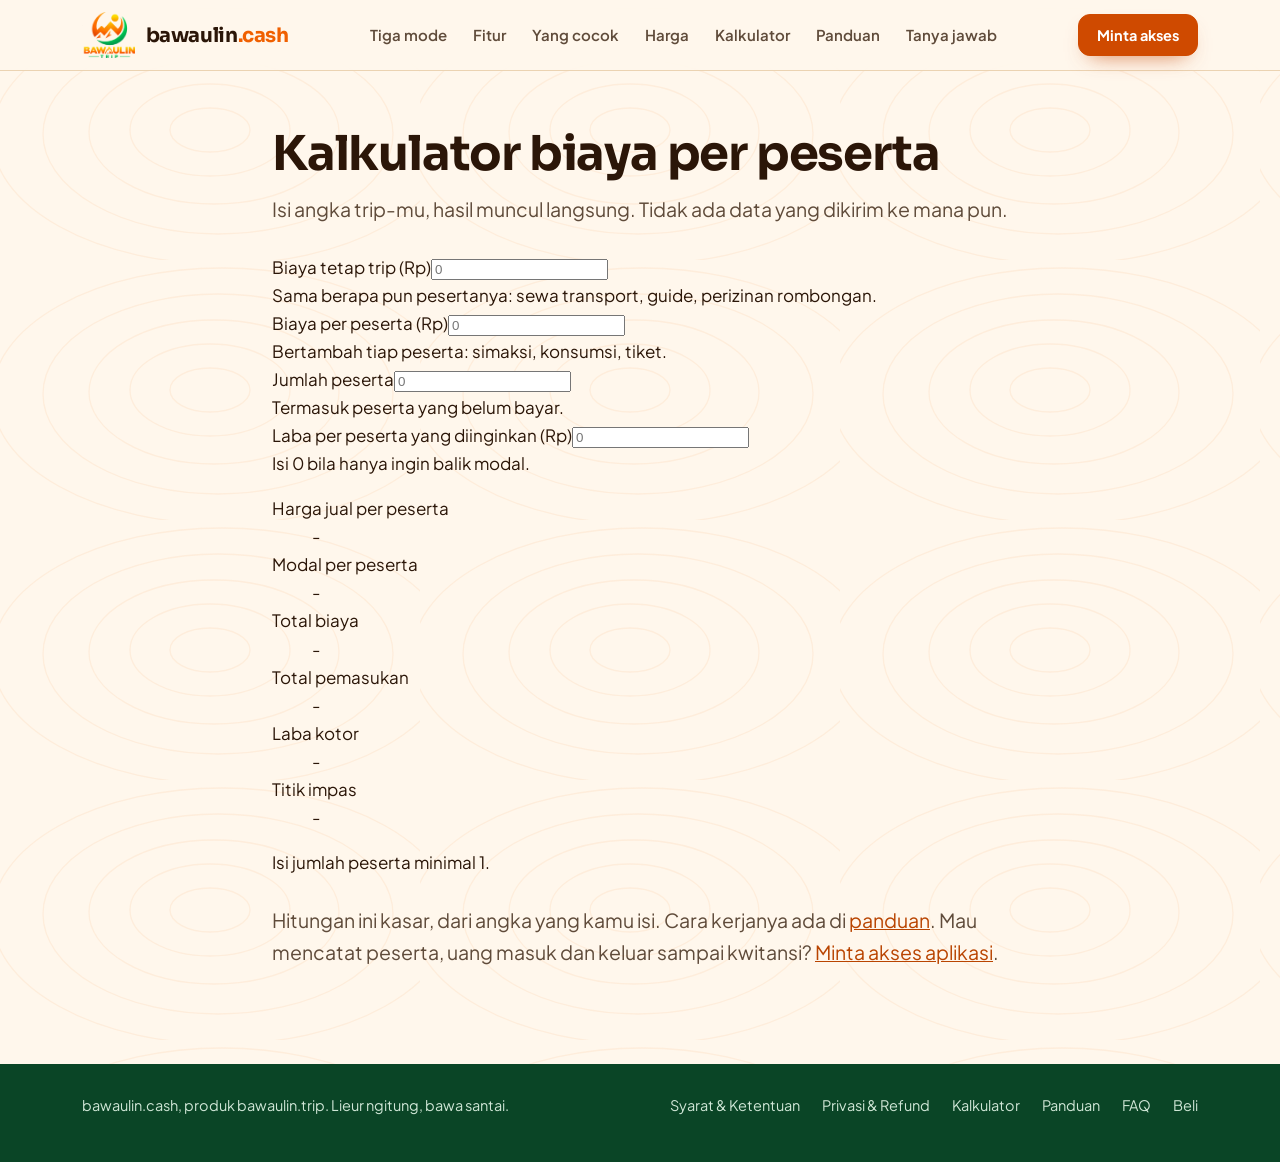
<file: kalkulator.html>
<!doctype html><html lang="id"><head><meta charset="utf-8"><meta name="viewport" content="width=device-width, initial-scale=1">
<meta name="theme-color" content="#FFF8EA"><title>Kalkulator biaya per peserta | bawaulin.cash</title><meta name="description" content="Hitung harga jual per peserta, total biaya, laba, dan titik impas trip pendakian. Gratis dan tanpa daftar.">
<meta property="og:title" content="Kalkulator biaya per peserta | bawaulin.cash"><meta property="og:type" content="website"><link rel="icon" href="favicon.png" type="image/png">
<link rel="preconnect" href="https://fonts.googleapis.com"><link rel="preconnect" href="https://fonts.gstatic.com" crossorigin>
<link rel="stylesheet" href="https://fonts.googleapis.com/css2?family=Plus+Jakarta+Sans:wght@400;500;600;700&family=Sora:wght@600;700;800&display=swap">
<link rel="stylesheet" href="style.css"></head><body>
<header class="nav"><div class="w nv"><a class="brand" href="./"><img src="logo.png" alt="bawaulin.trip" width="53" height="46"><span>bawaulin<b>.cash</b></span></a>
<nav class="nl" aria-label="Utama"><a href="./#mode">Tiga mode</a><a href="./#fitur">Fitur</a><a href="./#pilih">Yang cocok</a><a href="./#harga">Harga</a><a href="kalkulator.html">Kalkulator</a><a href="panduan.html">Panduan</a><a href="faq.html">Tanya jawab</a></nav>
<a class="btn sun s" href="https://wa.me/6289618805100?text=Halo%20bawaulin.cash%2C%20saya%20mau%20minta%20akses%20aplikasinya.">Minta akses</a></div></header>
<main class="doc"><div class="w"><h1>Kalkulator biaya per peserta</h1><p class="lead" style="margin-top:12px">Isi angka trip-mu, hasil muncul langsung. Tidak ada data yang dikirim ke mana pun.</p><div class="kal" style="margin-top:28px"><div><label for="kT">Biaya tetap trip (Rp)</label><input id="kT" inputmode="numeric" autocomplete="off" placeholder="0"><p class="hint">Sama berapa pun pesertanya: sewa transport, guide, perizinan rombongan.</p><label for="kV">Biaya per peserta (Rp)</label><input id="kV" inputmode="numeric" autocomplete="off" placeholder="0"><p class="hint">Bertambah tiap peserta: simaksi, konsumsi, tiket.</p><label for="kN">Jumlah peserta</label><input id="kN" inputmode="numeric" autocomplete="off" placeholder="0"><p class="hint">Termasuk peserta yang belum bayar.</p><label for="kM">Laba per peserta yang diinginkan (Rp)</label><input id="kM" inputmode="numeric" autocomplete="off" placeholder="0"><p class="hint">Isi 0 bila hanya ingin balik modal.</p></div><div class="res" aria-live="polite"><dl><div class="r big"><dt>Harga jual per peserta</dt><dd id="oH">-</dd></div><div class="r "><dt>Modal per peserta</dt><dd id="oM">-</dd></div><div class="r "><dt>Total biaya</dt><dd id="oB">-</dd></div><div class="r "><dt>Total pemasukan</dt><dd id="oP">-</dd></div><div class="r "><dt>Laba kotor</dt><dd id="oL">-</dd></div><div class="r "><dt>Titik impas</dt><dd id="oI">-</dd></div></dl><p id="kMsg" class="hint">Harga jual dibulatkan ke atas ke Rp1.000 terdekat.</p></div></div><p style="margin-top:28px" class="lead">Hitungan ini kasar, dari angka yang kamu isi. Cara kerjanya ada di <a href="panduan.html">panduan</a>. Mau mencatat peserta, uang masuk dan keluar sampai kwitansi? <a href="https://wa.me/6289618805100?text=Halo%20bawaulin.cash%2C%20saya%20mau%20minta%20akses%20aplikasinya.">Minta akses aplikasi</a>.</p></div></main><footer><div class="w"><span>bawaulin.cash, produk bawaulin.trip. Lieur ngitung, bawa santai.</span>
<nav aria-label="Dokumen"><a href="syarat.html">Syarat &amp; Ketentuan</a><a href="privasi.html">Privasi &amp; Refund</a><a href="kalkulator.html">Kalkulator</a><a href="panduan.html">Panduan</a><a href="faq.html">FAQ</a><a href="beli.html">Beli</a></nav></div></footer><script>(function(){var $=function(i){return document.getElementById(i)},f=new Intl.NumberFormat("id-ID"),ids=["kT","kV","kN","kM"],q={kT:"t",kV:"v",kN:"n",kM:"m"};
function num(v){var d=String(v).replace(/\D/g,"").slice(0,12);return d?parseInt(d,10):0}
function rp(n){return(n<0?"-":"")+"Rp"+f.format(Math.abs(Math.round(n)))}
function out(a){["oH","oM","oB","oP","oL","oI"].forEach(function(i,k){$(i).textContent=a[k]})}
function calc(){var T=num($("kT").value),V=num($("kV").value),N=num($("kN").value),M=num($("kM").value),m=$("kMsg");
if(N<1){out(["-","-","-","-","-","-"]);m.textContent="Isi jumlah peserta minimal 1.";return}
var B=T+V*N,H=Math.ceil((B/N+M)/1000-1e-9)*1000,P=H*N,per=H-V,imp;
if(T===0)imp="Tanpa biaya tetap";else if(per<=0)imp="Tidak tercapai";else imp=Math.ceil(T/per-1e-9)+" peserta";
m.textContent="Harga jual dibulatkan ke atas ke Rp1.000 terdekat.";out([rp(H),rp(B/N),rp(B),rp(P),rp(P-B),imp])}
var u;try{u=new URLSearchParams(location.search)}catch(e){}
ids.forEach(function(i){var e=$(i);if(u&&u.get(q[i])){var n=num(u.get(q[i]));if(n)e.value=f.format(n)}
e.addEventListener("input",calc);e.addEventListener("blur",function(){var n=num(e.value);e.value=n?f.format(n):""})});calc()})();</script></body></html>
</file>
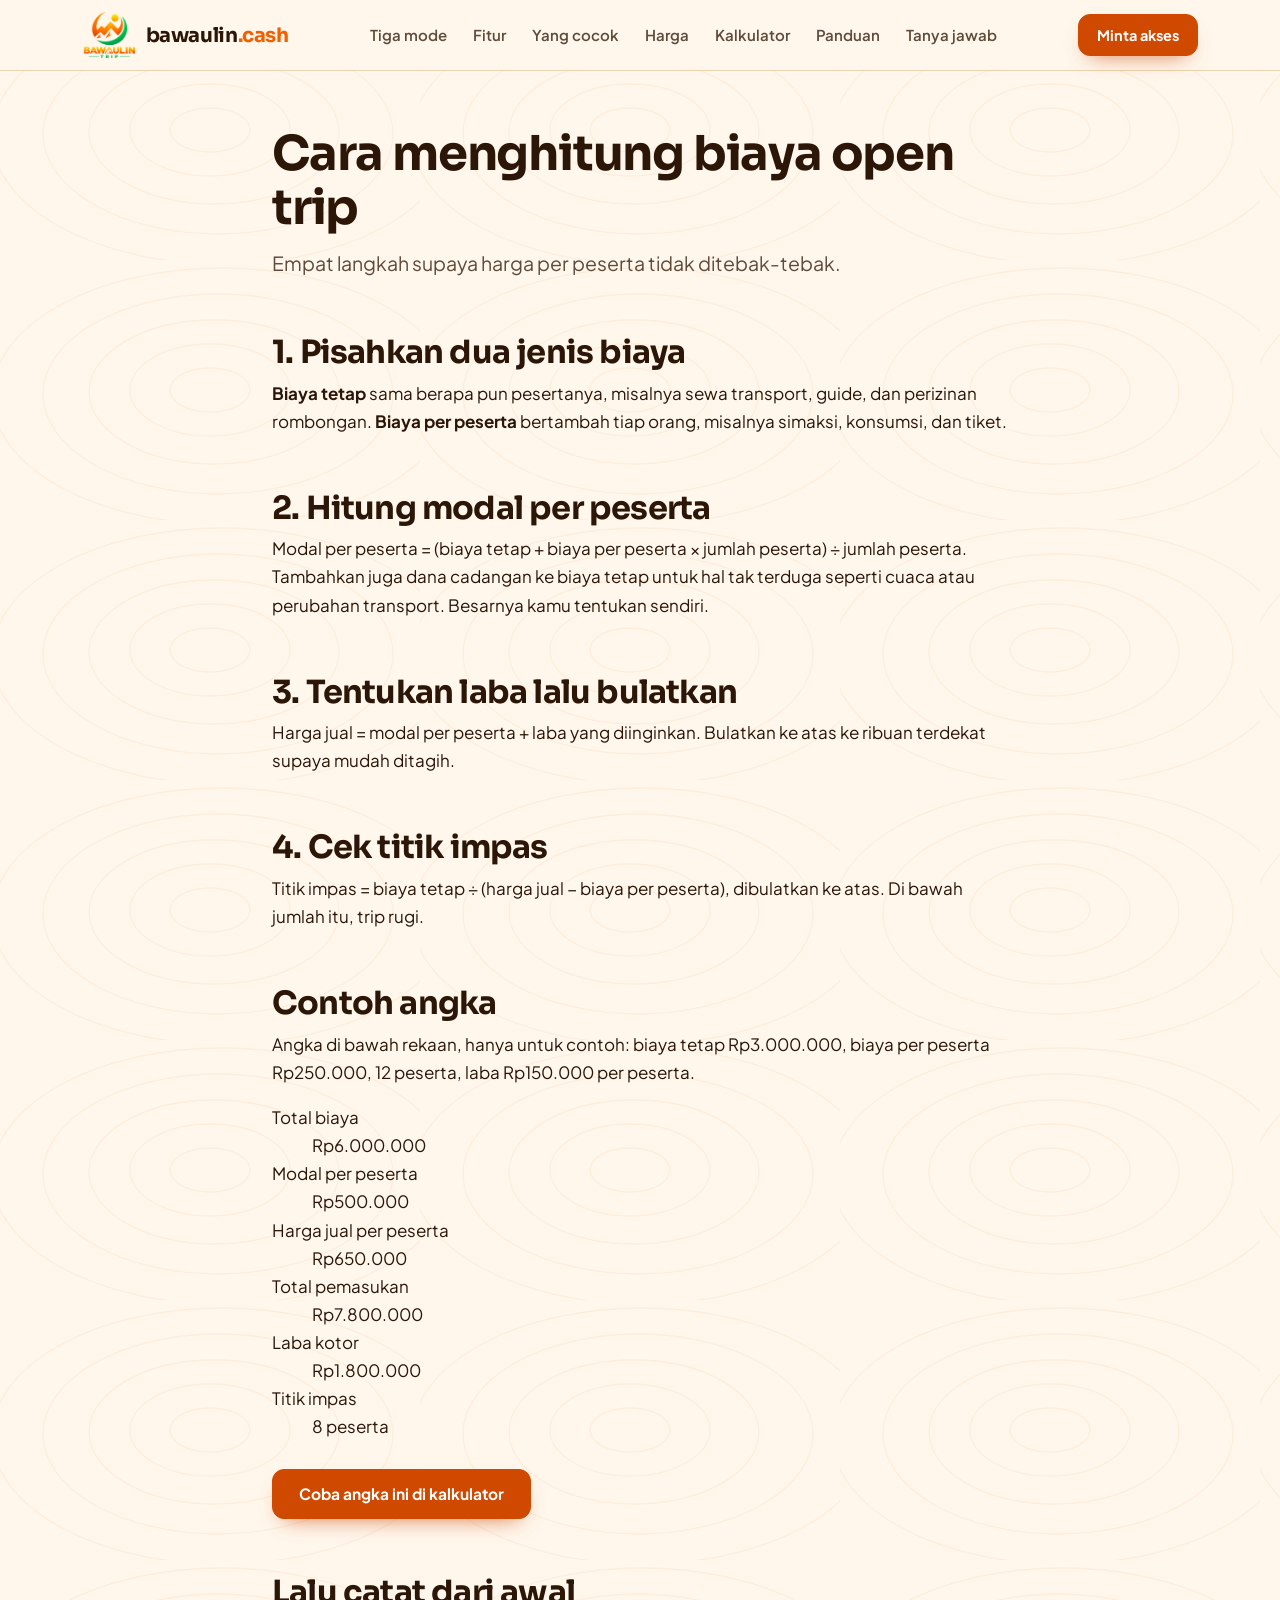
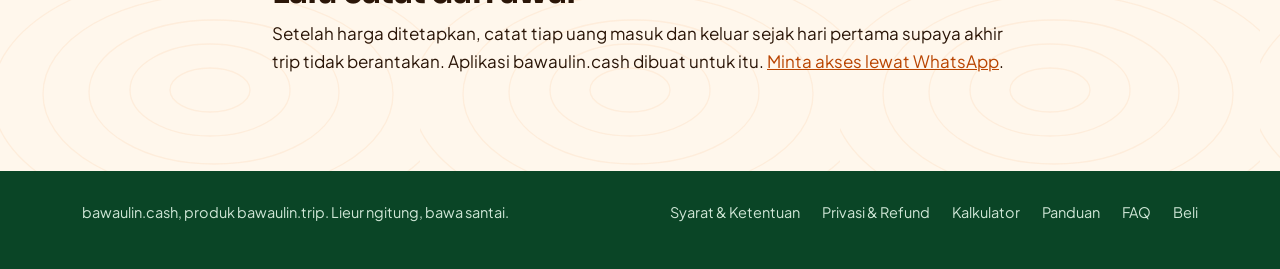
<file: panduan.html>
<!doctype html><html lang="id"><head><meta charset="utf-8"><meta name="viewport" content="width=device-width, initial-scale=1">
<meta name="theme-color" content="#FFF8EA"><title>Cara menghitung biaya open trip | bawaulin.cash</title><meta name="description" content="Panduan singkat menghitung biaya tetap, biaya per peserta, harga jual, dan titik impas open trip, lengkap dengan contoh angka.">
<meta property="og:title" content="Cara menghitung biaya open trip | bawaulin.cash"><meta property="og:type" content="website"><link rel="icon" href="favicon.png" type="image/png">
<link rel="preconnect" href="https://fonts.googleapis.com"><link rel="preconnect" href="https://fonts.gstatic.com" crossorigin>
<link rel="stylesheet" href="https://fonts.googleapis.com/css2?family=Plus+Jakarta+Sans:wght@400;500;600;700&family=Sora:wght@600;700;800&display=swap">
<link rel="stylesheet" href="style.css"></head><body>
<header class="nav"><div class="w nv"><a class="brand" href="./"><img src="logo.png" alt="bawaulin.trip" width="53" height="46"><span>bawaulin<b>.cash</b></span></a>
<nav class="nl" aria-label="Utama"><a href="./#mode">Tiga mode</a><a href="./#fitur">Fitur</a><a href="./#pilih">Yang cocok</a><a href="./#harga">Harga</a><a href="kalkulator.html">Kalkulator</a><a href="panduan.html">Panduan</a><a href="faq.html">Tanya jawab</a></nav>
<a class="btn sun s" href="https://wa.me/6289618805100?text=Halo%20bawaulin.cash%2C%20saya%20mau%20minta%20akses%20aplikasinya.">Minta akses</a></div></header>
<main class="doc art"><div class="w"><h1>Cara menghitung biaya open trip</h1><p class="lead" style="margin-top:12px">Empat langkah supaya harga per peserta tidak ditebak-tebak.</p><h2>1. Pisahkan dua jenis biaya</h2><p><b>Biaya tetap</b> sama berapa pun pesertanya, misalnya sewa transport, guide, dan perizinan rombongan. <b>Biaya per peserta</b> bertambah tiap orang, misalnya simaksi, konsumsi, dan tiket.</p><h2>2. Hitung modal per peserta</h2><p>Modal per peserta = (biaya tetap + biaya per peserta &times; jumlah peserta) &divide; jumlah peserta. Tambahkan juga dana cadangan ke biaya tetap untuk hal tak terduga seperti cuaca atau perubahan transport. Besarnya kamu tentukan sendiri.</p><h2>3. Tentukan laba lalu bulatkan</h2><p>Harga jual = modal per peserta + laba yang diinginkan. Bulatkan ke atas ke ribuan terdekat supaya mudah ditagih.</p><h2>4. Cek titik impas</h2><p>Titik impas = biaya tetap &divide; (harga jual &minus; biaya per peserta), dibulatkan ke atas. Di bawah jumlah itu, trip rugi.</p><h2>Contoh angka</h2><p>Angka di bawah rekaan, hanya untuk contoh: biaya tetap Rp3.000.000, biaya per peserta Rp250.000, 12 peserta, laba Rp150.000 per peserta.</p><div class="res"><dl><div class="r"><dt>Total biaya</dt><dd>Rp6.000.000</dd></div><div class="r"><dt>Modal per peserta</dt><dd>Rp500.000</dd></div><div class="r"><dt>Harga jual per peserta</dt><dd>Rp650.000</dd></div><div class="r"><dt>Total pemasukan</dt><dd>Rp7.800.000</dd></div><div class="r"><dt>Laba kotor</dt><dd>Rp1.800.000</dd></div><div class="r"><dt>Titik impas</dt><dd>8 peserta</dd></div></dl></div><p><a class="btn sun" href="kalkulator.html?t=3000000&amp;v=250000&amp;n=12&amp;m=150000" style="margin-top:12px">Coba angka ini di kalkulator</a></p><h2>Lalu catat dari awal</h2><p>Setelah harga ditetapkan, catat tiap uang masuk dan keluar sejak hari pertama supaya akhir trip tidak berantakan. Aplikasi bawaulin.cash dibuat untuk itu. <a href="https://wa.me/6289618805100?text=Halo%20bawaulin.cash%2C%20saya%20mau%20minta%20akses%20aplikasinya.">Minta akses lewat WhatsApp</a>.</p></div></main><footer><div class="w"><span>bawaulin.cash, produk bawaulin.trip. Lieur ngitung, bawa santai.</span>
<nav aria-label="Dokumen"><a href="syarat.html">Syarat &amp; Ketentuan</a><a href="privasi.html">Privasi &amp; Refund</a><a href="kalkulator.html">Kalkulator</a><a href="panduan.html">Panduan</a><a href="faq.html">FAQ</a><a href="beli.html">Beli</a></nav></div></footer></body></html>
</file>
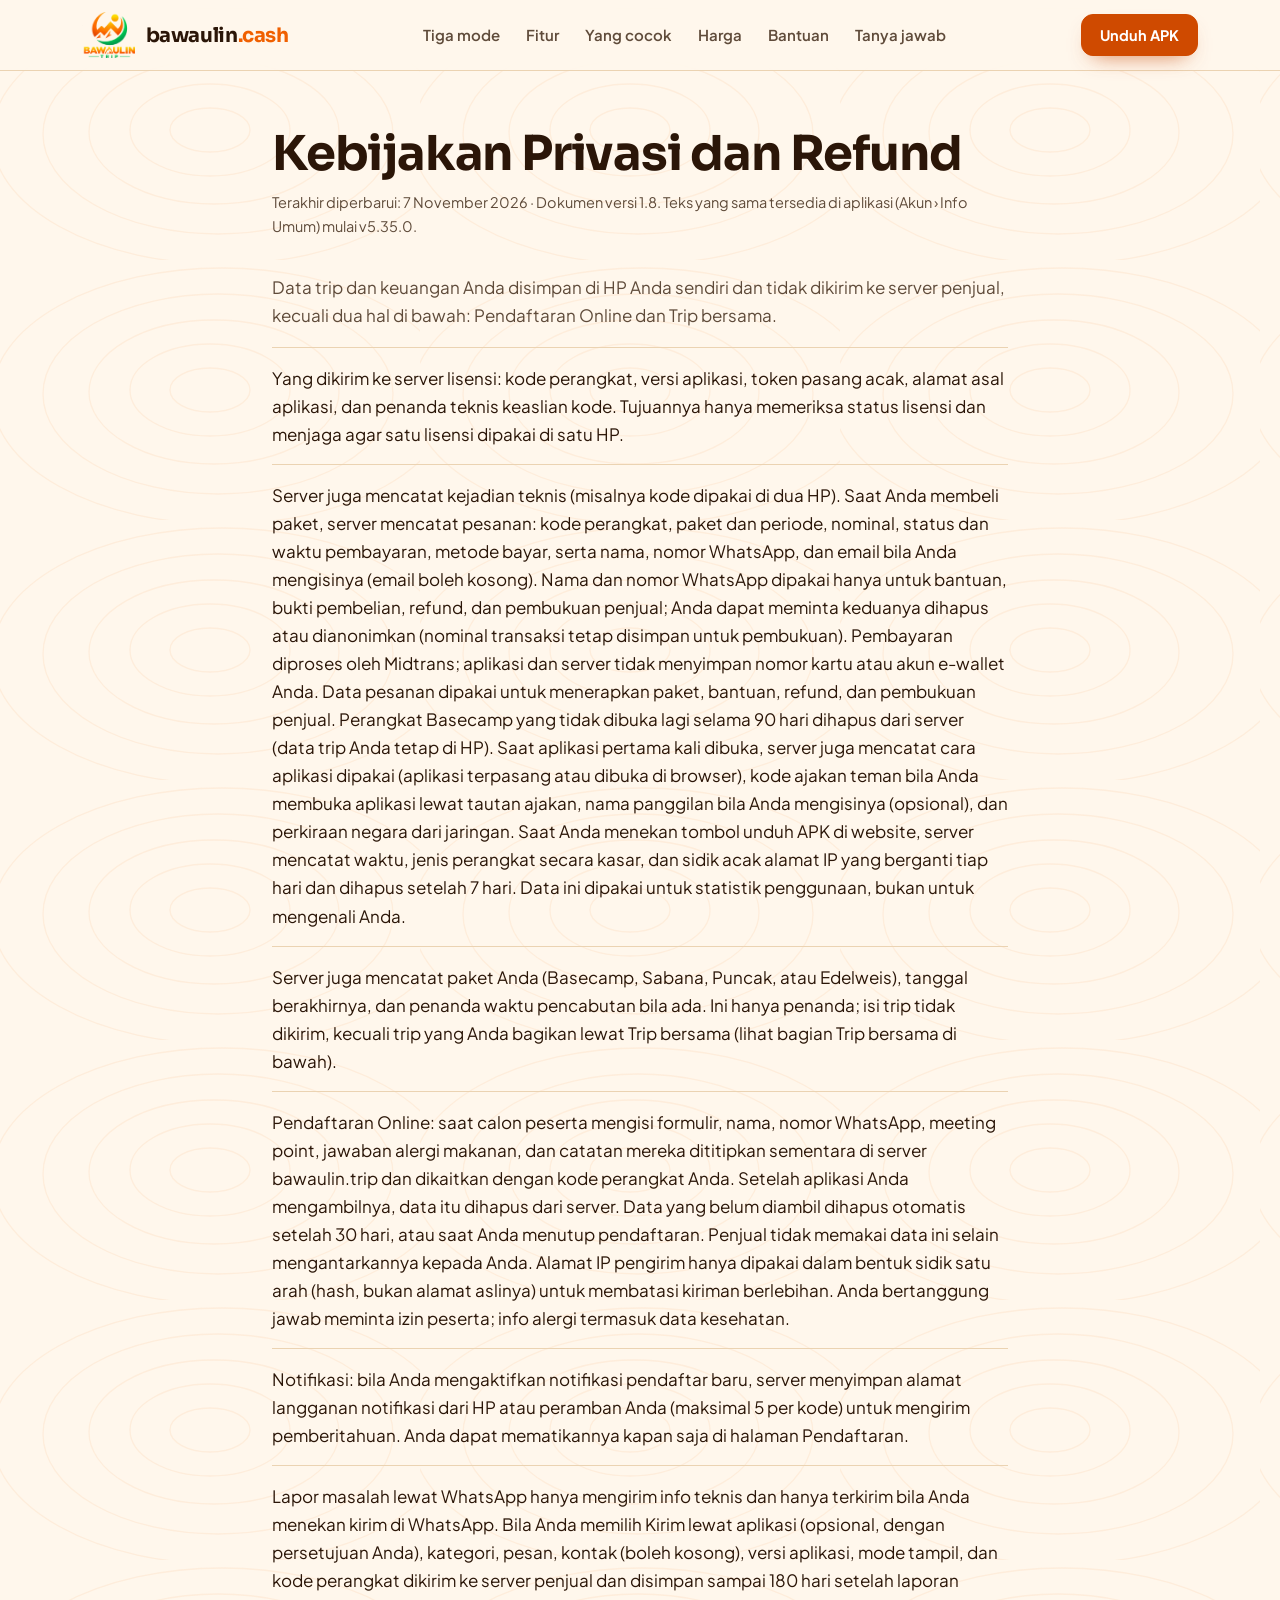
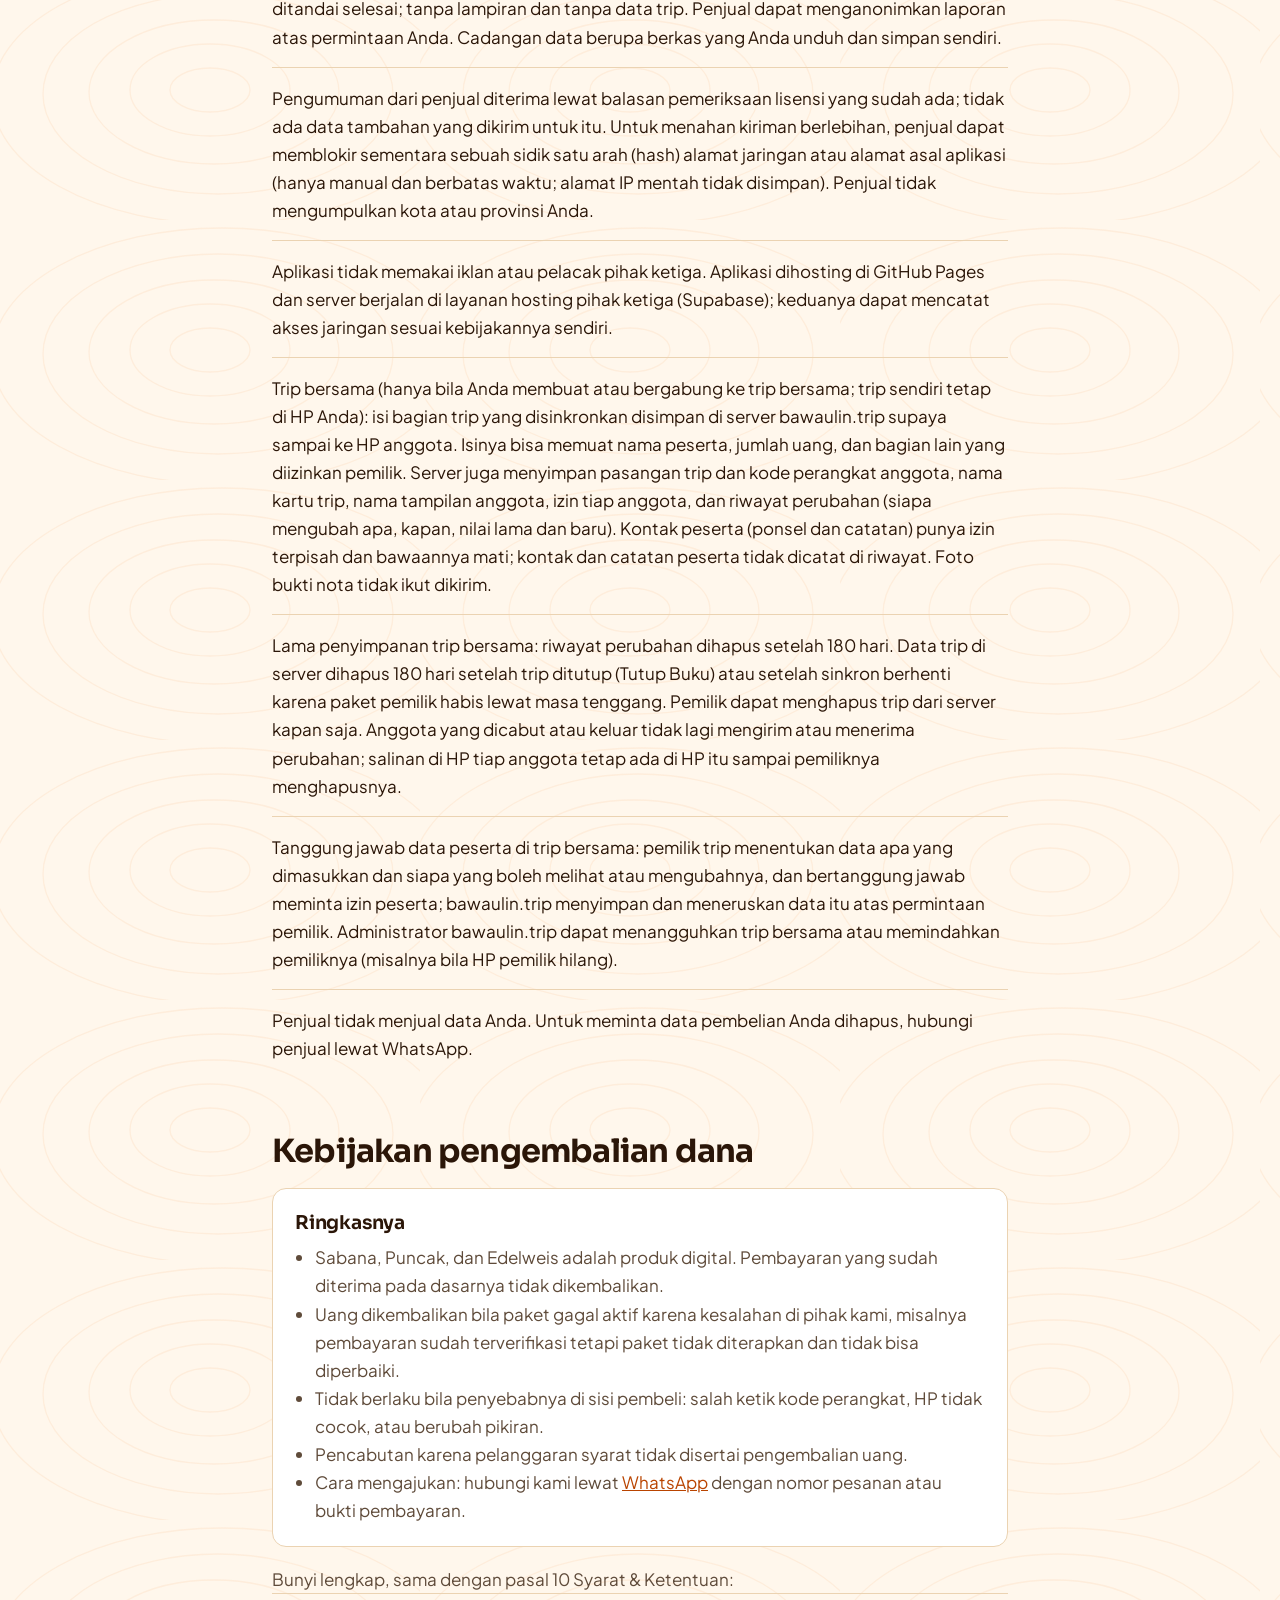
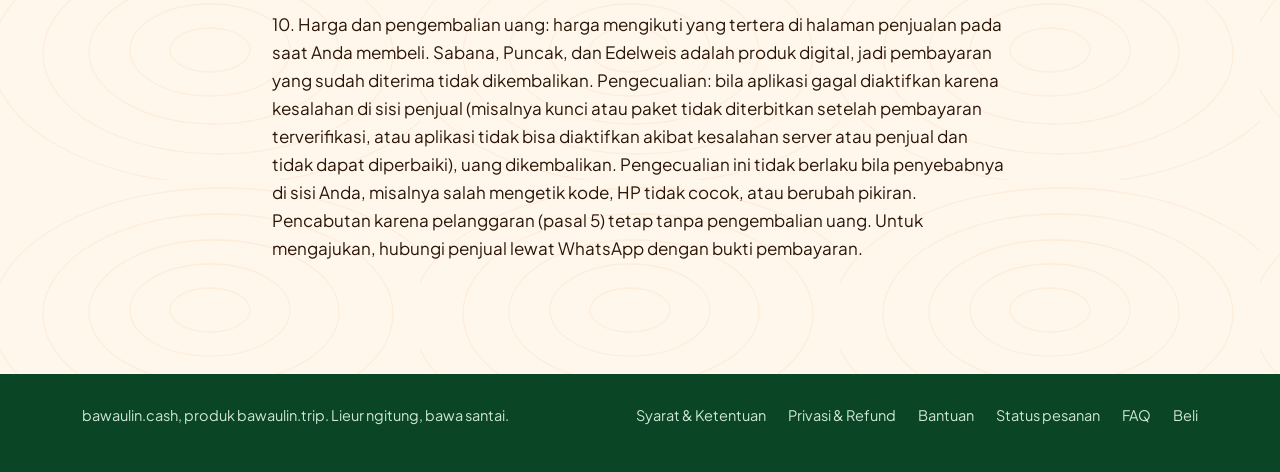
<file: privasi.html>
<!doctype html><html lang="id"><head><meta charset="utf-8"><meta name="viewport" content="width=device-width, initial-scale=1">
<meta name="theme-color" content="#FFF8EA"><title>Kebijakan Privasi dan Refund | bawaulin.cash</title><meta name="description" content="Data apa yang kami simpan, untuk apa, dan kebijakan pengembalian dana bawaulin.cash.">
<meta property="og:title" content="Kebijakan Privasi dan Refund | bawaulin.cash"><meta property="og:type" content="website"><link rel="icon" href="favicon.png" type="image/png">
<link rel="preconnect" href="https://fonts.googleapis.com"><link rel="preconnect" href="https://fonts.gstatic.com" crossorigin>
<link rel="stylesheet" href="https://fonts.googleapis.com/css2?family=Plus+Jakarta+Sans:wght@400;500;600;700&family=Sora:wght@600;700;800&display=swap">
<link rel="stylesheet" href="style.css"></head><body>
<header class="nav"><div class="w nv"><a class="brand" href="./"><img src="logo.png" alt="bawaulin.trip" width="53" height="46"><span>bawaulin<b>.cash</b></span></a>
<nav class="nl" aria-label="Utama"><a href="./#mode">Tiga mode</a><a href="./#fitur">Fitur</a><a href="./#pilih">Yang cocok</a><a href="./#harga">Harga</a><a href="bantuan.html">Bantuan</a><a href="faq.html">Tanya jawab</a></nav>
<a class="btn sun s" href="bawaulin_cash.apk" download data-apk>Unduh APK</a></div></header>
<main class="doc"><div class="w"><h1>Kebijakan Privasi dan Refund</h1><p class="meta">Terakhir diperbarui: 7 November 2026 · Dokumen versi 1.8. Teks yang sama tersedia di aplikasi (Akun › Info Umum) mulai v5.35.0.</p><p class="mut" style="margin-bottom:18px">Data trip dan keuangan Anda disimpan di HP Anda sendiri dan tidak dikirim ke server penjual, kecuali dua hal di bawah: Pendaftaran Online dan Trip bersama.</p><div class="item">Yang dikirim ke server lisensi: kode perangkat, versi aplikasi, token pasang acak, alamat asal aplikasi, dan penanda teknis keaslian kode. Tujuannya hanya memeriksa status lisensi dan menjaga agar satu lisensi dipakai di satu HP.</div><div class="item">Server juga mencatat kejadian teknis (misalnya kode dipakai di dua HP). Saat Anda membeli paket, server mencatat pesanan: kode perangkat, paket dan periode, nominal, status dan waktu pembayaran, metode bayar, serta nama, nomor WhatsApp, dan email bila Anda mengisinya (email boleh kosong). Nama dan nomor WhatsApp dipakai hanya untuk bantuan, bukti pembelian, refund, dan pembukuan penjual; Anda dapat meminta keduanya dihapus atau dianonimkan (nominal transaksi tetap disimpan untuk pembukuan). Pembayaran diproses oleh Midtrans; aplikasi dan server tidak menyimpan nomor kartu atau akun e-wallet Anda. Data pesanan dipakai untuk menerapkan paket, bantuan, refund, dan pembukuan penjual. Perangkat Basecamp yang tidak dibuka lagi selama 90 hari dihapus dari server (data trip Anda tetap di HP). Saat aplikasi pertama kali dibuka, server juga mencatat cara aplikasi dipakai (aplikasi terpasang atau dibuka di browser), kode ajakan teman bila Anda membuka aplikasi lewat tautan ajakan, nama panggilan bila Anda mengisinya (opsional), dan perkiraan negara dari jaringan. Saat Anda menekan tombol unduh APK di website, server mencatat waktu, jenis perangkat secara kasar, dan sidik acak alamat IP yang berganti tiap hari dan dihapus setelah 7 hari. Data ini dipakai untuk statistik penggunaan, bukan untuk mengenali Anda.</div><div class="item">Server juga mencatat paket Anda (Basecamp, Sabana, Puncak, atau Edelweis), tanggal berakhirnya, dan penanda waktu pencabutan bila ada. Ini hanya penanda; isi trip tidak dikirim, kecuali trip yang Anda bagikan lewat Trip bersama (lihat bagian Trip bersama di bawah).</div><div class="item">Pendaftaran Online: saat calon peserta mengisi formulir, nama, nomor WhatsApp, meeting point, jawaban alergi makanan, dan catatan mereka dititipkan sementara di server bawaulin.trip dan dikaitkan dengan kode perangkat Anda. Setelah aplikasi Anda mengambilnya, data itu dihapus dari server. Data yang belum diambil dihapus otomatis setelah 30 hari, atau saat Anda menutup pendaftaran. Penjual tidak memakai data ini selain mengantarkannya kepada Anda. Alamat IP pengirim hanya dipakai dalam bentuk sidik satu arah (hash, bukan alamat aslinya) untuk membatasi kiriman berlebihan. Anda bertanggung jawab meminta izin peserta; info alergi termasuk data kesehatan.</div><div class="item">Notifikasi: bila Anda mengaktifkan notifikasi pendaftar baru, server menyimpan alamat langganan notifikasi dari HP atau peramban Anda (maksimal 5 per kode) untuk mengirim pemberitahuan. Anda dapat mematikannya kapan saja di halaman Pendaftaran.</div><div class="item">Lapor masalah lewat WhatsApp hanya mengirim info teknis dan hanya terkirim bila Anda menekan kirim di WhatsApp. Bila Anda memilih Kirim lewat aplikasi (opsional, dengan persetujuan Anda), kategori, pesan, kontak (boleh kosong), versi aplikasi, mode tampil, dan kode perangkat dikirim ke server penjual dan disimpan sampai 180 hari setelah laporan ditandai selesai; tanpa lampiran dan tanpa data trip. Penjual dapat menganonimkan laporan atas permintaan Anda. Cadangan data berupa berkas yang Anda unduh dan simpan sendiri.</div><div class="item">Pengumuman dari penjual diterima lewat balasan pemeriksaan lisensi yang sudah ada; tidak ada data tambahan yang dikirim untuk itu. Untuk menahan kiriman berlebihan, penjual dapat memblokir sementara sebuah sidik satu arah (hash) alamat jaringan atau alamat asal aplikasi (hanya manual dan berbatas waktu; alamat IP mentah tidak disimpan). Penjual tidak mengumpulkan kota atau provinsi Anda.</div><div class="item">Aplikasi tidak memakai iklan atau pelacak pihak ketiga. Aplikasi dihosting di GitHub Pages dan server berjalan di layanan hosting pihak ketiga (Supabase); keduanya dapat mencatat akses jaringan sesuai kebijakannya sendiri.</div><div class="item">Trip bersama (hanya bila Anda membuat atau bergabung ke trip bersama; trip sendiri tetap di HP Anda): isi bagian trip yang disinkronkan disimpan di server bawaulin.trip supaya sampai ke HP anggota. Isinya bisa memuat nama peserta, jumlah uang, dan bagian lain yang diizinkan pemilik. Server juga menyimpan pasangan trip dan kode perangkat anggota, nama kartu trip, nama tampilan anggota, izin tiap anggota, dan riwayat perubahan (siapa mengubah apa, kapan, nilai lama dan baru). Kontak peserta (ponsel dan catatan) punya izin terpisah dan bawaannya mati; kontak dan catatan peserta tidak dicatat di riwayat. Foto bukti nota tidak ikut dikirim.</div><div class="item">Lama penyimpanan trip bersama: riwayat perubahan dihapus setelah 180 hari. Data trip di server dihapus 180 hari setelah trip ditutup (Tutup Buku) atau setelah sinkron berhenti karena paket pemilik habis lewat masa tenggang. Pemilik dapat menghapus trip dari server kapan saja. Anggota yang dicabut atau keluar tidak lagi mengirim atau menerima perubahan; salinan di HP tiap anggota tetap ada di HP itu sampai pemiliknya menghapusnya.</div><div class="item">Tanggung jawab data peserta di trip bersama: pemilik trip menentukan data apa yang dimasukkan dan siapa yang boleh melihat atau mengubahnya, dan bertanggung jawab meminta izin peserta; bawaulin.trip menyimpan dan meneruskan data itu atas permintaan pemilik. Administrator bawaulin.trip dapat menangguhkan trip bersama atau memindahkan pemiliknya (misalnya bila HP pemilik hilang).</div><div class="item">Penjual tidak menjual data Anda. Untuk meminta data pembelian Anda dihapus, hubungi penjual lewat WhatsApp.</div><h2 id="refund">Kebijakan pengembalian dana</h2>
<div class="card"><h3>Ringkasnya</h3><ul>
<li>Sabana, Puncak, dan Edelweis adalah produk digital. Pembayaran yang sudah diterima pada dasarnya tidak dikembalikan.</li>
<li>Uang dikembalikan bila paket gagal aktif karena kesalahan di pihak kami, misalnya pembayaran sudah terverifikasi tetapi paket tidak diterapkan dan tidak bisa diperbaiki.</li>
<li>Tidak berlaku bila penyebabnya di sisi pembeli: salah ketik kode perangkat, HP tidak cocok, atau berubah pikiran.</li>
<li>Pencabutan karena pelanggaran syarat tidak disertai pengembalian uang.</li>
<li>Cara mengajukan: hubungi kami lewat <a href="https://wa.me/6289618805100">WhatsApp</a> dengan nomor pesanan atau bukti pembayaran.</li></ul></div>
<p class="mut">Bunyi lengkap, sama dengan pasal 10 Syarat &amp; Ketentuan:</p><div class="item">10. Harga dan pengembalian uang: harga mengikuti yang tertera di halaman penjualan pada saat Anda membeli. Sabana, Puncak, dan Edelweis adalah produk digital, jadi pembayaran yang sudah diterima tidak dikembalikan. Pengecualian: bila aplikasi gagal diaktifkan karena kesalahan di sisi penjual (misalnya kunci atau paket tidak diterbitkan setelah pembayaran terverifikasi, atau aplikasi tidak bisa diaktifkan akibat kesalahan server atau penjual dan tidak dapat diperbaiki), uang dikembalikan. Pengecualian ini tidak berlaku bila penyebabnya di sisi Anda, misalnya salah mengetik kode, HP tidak cocok, atau berubah pikiran. Pencabutan karena pelanggaran (pasal 5) tetap tanpa pengembalian uang. Untuk mengajukan, hubungi penjual lewat WhatsApp dengan bukti pembayaran.</div></div></main><footer><div class="w"><span>bawaulin.cash, produk bawaulin.trip. Lieur ngitung, bawa santai.</span>
<nav aria-label="Dokumen"><a href="syarat.html">Syarat &amp; Ketentuan</a><a href="privasi.html">Privasi &amp; Refund</a><a href="bantuan.html">Bantuan</a><a href="status.html">Status pesanan</a><a href="faq.html">FAQ</a><a href="beli.html">Beli</a></nav></div></footer><script src="apk.js" defer></script></body></html>
</file>
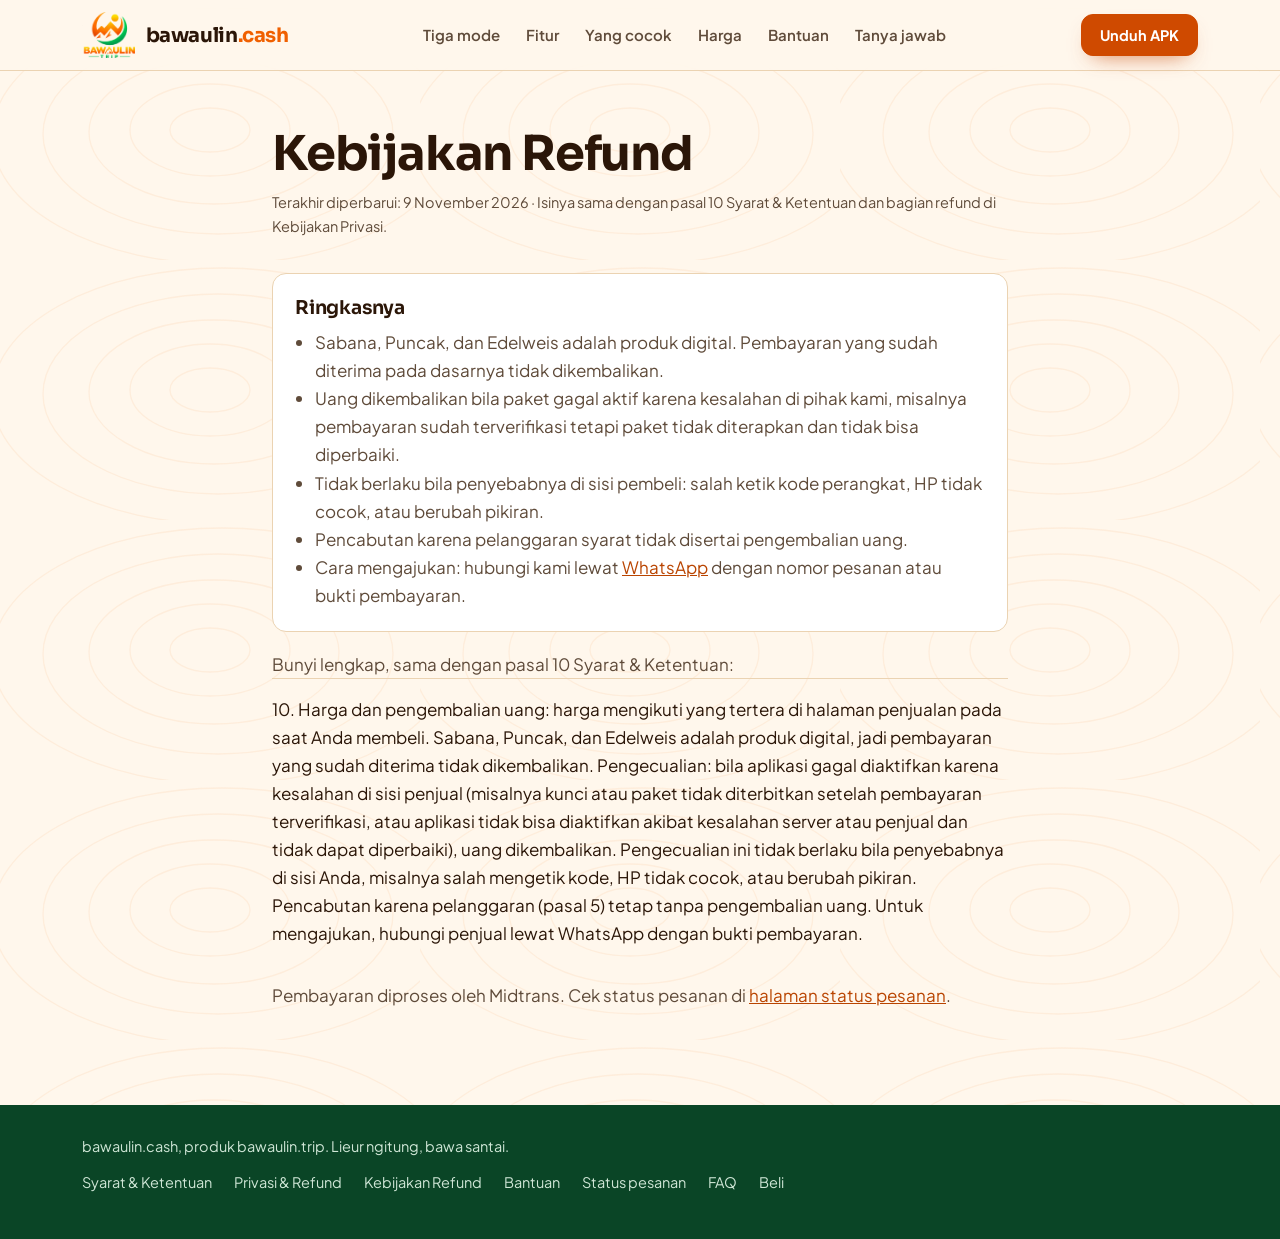
<file: refund.html>
<!doctype html><html lang="id"><head><meta charset="utf-8"><meta name="viewport" content="width=device-width, initial-scale=1">
<meta name="theme-color" content="#FFF8EA"><title>Kebijakan Refund | bawaulin.cash</title><meta name="description" content="Kebijakan pengembalian dana pembelian paket bawaulin.cash.">
<meta property="og:title" content="Kebijakan Refund | bawaulin.cash"><meta property="og:type" content="website"><link rel="icon" href="favicon.png" type="image/png">
<link rel="preconnect" href="https://fonts.googleapis.com"><link rel="preconnect" href="https://fonts.gstatic.com" crossorigin>
<link rel="stylesheet" href="https://fonts.googleapis.com/css2?family=Plus+Jakarta+Sans:wght@400;500;600;700&family=Sora:wght@600;700;800&display=swap">
<link rel="stylesheet" href="style.css"></head><body>
<header class="nav"><div class="w nv"><a class="brand" href="./"><img src="logo.png" alt="bawaulin.trip" width="53" height="46"><span>bawaulin<b>.cash</b></span></a>
<nav class="nl" aria-label="Utama"><a href="./#mode">Tiga mode</a><a href="./#fitur">Fitur</a><a href="./#pilih">Yang cocok</a><a href="./#harga">Harga</a><a href="bantuan.html">Bantuan</a><a href="faq.html">Tanya jawab</a></nav>
<a class="btn sun s" href="bawaulin_cash.apk" download data-apk>Unduh APK</a></div></header>
<main class="doc"><div class="w"><h1>Kebijakan Refund</h1><p class="meta">Terakhir diperbarui: 9 November 2026 · Isinya sama dengan pasal 10 Syarat &amp; Ketentuan dan bagian refund di Kebijakan Privasi.</p>
<div class="card"><h3>Ringkasnya</h3><ul>
<li>Sabana, Puncak, dan Edelweis adalah produk digital. Pembayaran yang sudah diterima pada dasarnya tidak dikembalikan.</li>
<li>Uang dikembalikan bila paket gagal aktif karena kesalahan di pihak kami, misalnya pembayaran sudah terverifikasi tetapi paket tidak diterapkan dan tidak bisa diperbaiki.</li>
<li>Tidak berlaku bila penyebabnya di sisi pembeli: salah ketik kode perangkat, HP tidak cocok, atau berubah pikiran.</li>
<li>Pencabutan karena pelanggaran syarat tidak disertai pengembalian uang.</li>
<li>Cara mengajukan: hubungi kami lewat <a href="https://wa.me/6289618805100">WhatsApp</a> dengan nomor pesanan atau bukti pembayaran.</li></ul></div>
<p class="mut">Bunyi lengkap, sama dengan pasal 10 Syarat &amp; Ketentuan:</p><div class="item">10. Harga dan pengembalian uang: harga mengikuti yang tertera di halaman penjualan pada saat Anda membeli. Sabana, Puncak, dan Edelweis adalah produk digital, jadi pembayaran yang sudah diterima tidak dikembalikan. Pengecualian: bila aplikasi gagal diaktifkan karena kesalahan di sisi penjual (misalnya kunci atau paket tidak diterbitkan setelah pembayaran terverifikasi, atau aplikasi tidak bisa diaktifkan akibat kesalahan server atau penjual dan tidak dapat diperbaiki), uang dikembalikan. Pengecualian ini tidak berlaku bila penyebabnya di sisi Anda, misalnya salah mengetik kode, HP tidak cocok, atau berubah pikiran. Pencabutan karena pelanggaran (pasal 5) tetap tanpa pengembalian uang. Untuk mengajukan, hubungi penjual lewat WhatsApp dengan bukti pembayaran.</div>
<p class="mut" style="margin-top:18px">Pembayaran diproses oleh Midtrans. Cek status pesanan di <a href="status.html">halaman status pesanan</a>.</p>
</div></main><footer><div class="w"><span>bawaulin.cash, produk bawaulin.trip. Lieur ngitung, bawa santai.</span>
<nav aria-label="Dokumen"><a href="syarat.html">Syarat &amp; Ketentuan</a><a href="privasi.html">Privasi &amp; Refund</a><a href="refund.html">Kebijakan Refund</a><a href="bantuan.html">Bantuan</a><a href="status.html">Status pesanan</a><a href="faq.html">FAQ</a><a href="beli.html">Beli</a></nav></div></footer><script src="apk.js" defer></script></body></html>
</file>
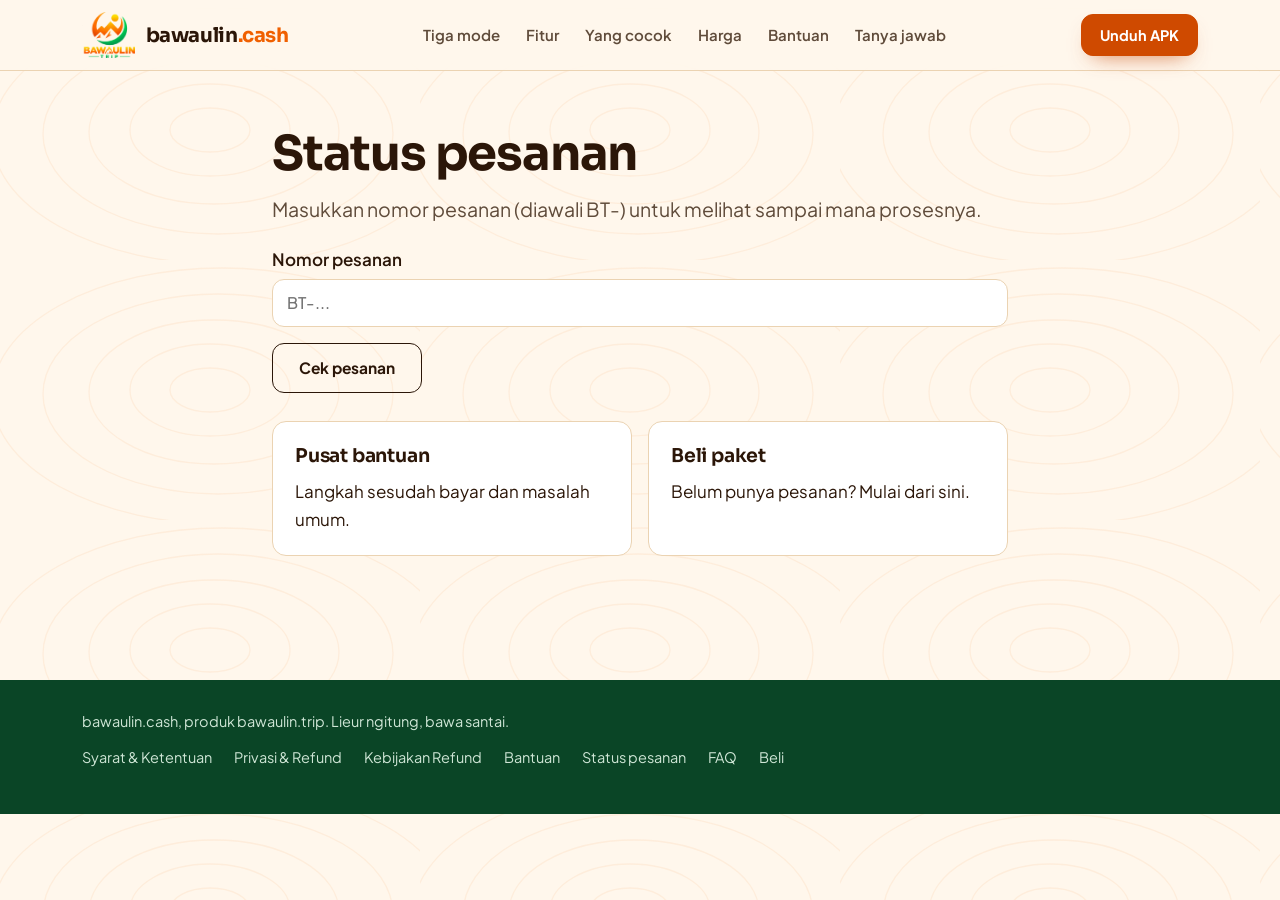
<file: status.html>
<!doctype html><html lang="id"><head><meta charset="utf-8"><meta name="viewport" content="width=device-width, initial-scale=1">
<meta name="theme-color" content="#FFF8EA"><title>Status pesanan | bawaulin.cash</title><meta name="description" content="Cek status pembayaran dan aktivasi paket bawaulin.cash dengan nomor pesanan.">
<meta property="og:title" content="Status pesanan | bawaulin.cash"><meta property="og:type" content="website"><link rel="icon" href="favicon.png" type="image/png">
<link rel="preconnect" href="https://fonts.googleapis.com"><link rel="preconnect" href="https://fonts.gstatic.com" crossorigin>
<link rel="stylesheet" href="https://fonts.googleapis.com/css2?family=Plus+Jakarta+Sans:wght@400;500;600;700&family=Sora:wght@600;700;800&display=swap">
<link rel="stylesheet" href="style.css"></head><body>
<header class="nav"><div class="w nv"><a class="brand" href="./"><img src="logo.png" alt="bawaulin.trip" width="53" height="46"><span>bawaulin<b>.cash</b></span></a>
<nav class="nl" aria-label="Utama"><a href="./#mode">Tiga mode</a><a href="./#fitur">Fitur</a><a href="./#pilih">Yang cocok</a><a href="./#harga">Harga</a><a href="bantuan.html">Bantuan</a><a href="faq.html">Tanya jawab</a></nav>
<a class="btn sun s" href="bawaulin_cash.apk" download data-apk>Unduh APK</a></div></header>
<main class="doc"><div class="w"><h1>Status pesanan</h1><p class="lead" style="margin-top:12px">Masukkan nomor pesanan (diawali BT-) untuk melihat sampai mana prosesnya.</p><div class="stf"><label for="no">Nomor pesanan</label><input type="text" id="no" autocomplete="off" spellcheck="false" placeholder="BT-..."><button class="btn" id="cek" type="button">Cek pesanan</button></div><div id="stH" hidden aria-live="polite"></div><div class="cards2" style="margin-top:28px"><a class="card" href="bantuan.html"><h3>Pusat bantuan</h3><p>Langkah sesudah bayar dan masalah umum.</p></a><a class="card" href="beli.html"><h3>Beli paket</h3><p>Belum punya pesanan? Mulai dari sini.</p></a></div></main><footer><div class="w"><span>bawaulin.cash, produk bawaulin.trip. Lieur ngitung, bawa santai.</span>
<nav aria-label="Dokumen"><a href="syarat.html">Syarat &amp; Ketentuan</a><a href="privasi.html">Privasi &amp; Refund</a><a href="refund.html">Kebijakan Refund</a><a href="bantuan.html">Bantuan</a><a href="status.html">Status pesanan</a><a href="faq.html">FAQ</a><a href="beli.html">Beli</a></nav></div></footer><script>(function(){var SRV="https://eqrubezljxejfnjgqigb.supabase.co/functions/v1/hyper-action",WA="https://wa.me/6289618805100",T={sabana:"Sabana",puncak:"Puncak",edelweis:"Edelweis"},$=function(i){return document.getElementById(i)},poll=0,tm=0;
function esc(s){return String(s==null?"":s).replace(/[&<>"]/g,function(c){return{"&":"&amp;","<":"&lt;",">":"&gt;",'"':"&quot;"}[c]})}
function tgl(x){var d=new Date(typeof x==="number"?x:Date.parse(x));return isNaN(d)?"":d.toLocaleDateString("id-ID",{day:"numeric",month:"long",year:"numeric"})}
async function api(a,x){try{var c=new AbortController(),t=setTimeout(function(){c.abort()},12000);var r=await fetch(SRV,{method:"POST",headers:{"Content-Type":"text/plain"},signal:c.signal,body:JSON.stringify(Object.assign({a:a,v:"web"},x||{}))});clearTimeout(t);return await r.json()}catch(e){return null}}
function wl(o,t){return WA+"?text="+encodeURIComponent(t+" Nomor pesanan: "+o)}
function steps(a,b,c){var L=["Pesanan dibuat","Pembayaran diterima","Paket aktif"];return'<ol class="tl">'+[a,b,c].map(function(s,i){return'<li class="'+s+'"><i aria-hidden="true">'+(s==="done"?"\u2713":s==="bad"?"!":i+1)+"</i><span>"+L[i]+"</span></li>"}).join("")+"</ol>"}
function show(h){var e=$("stH");e.hidden=false;e.innerHTML='<div class="card">'+h+"</div>"}
async function status(o,n){clearTimeout(tm);var no='<p class="mut">Nomor pesanan: <b>'+esc(o)+"</b></p>";if(!n)show("Memeriksa pesanan...");
var r=await api("ord_status",{oid:o,o:o});
if(!r)return show("<h2>Server tidak terjangkau</h2><p>Coba lagi sebentar lagi.</p>"+no);
if(!r.ok||r.st==="kosong")return show("<h2>Pesanan tidak ditemukan</h2><p>Periksa lagi nomor pesanannya (diawali BT-). Bila yakin benar, hubungi kami.</p>"+no+'<a class="btn alt" href="'+wl(o,"Halo bawaulin.cash, pesanan saya tidak ditemukan.")+'" target="_blank" rel="noopener">Hubungi penjual</a>');
var tr=T[r.tier]||r.tier||"paket",st=r.st,h;
if(st==="lunas"){var e=r.exp?tgl(r.exp):"";h=steps("done","done","done")+'<h2 class="ok">Pembayaran berhasil</h2><p>Paket '+esc(tr)+(e?" aktif sampai "+esc(e):" aktif tanpa tanggal berakhir")+'.</p><h3>Langkah berikutnya</h3><ol class="nx"><li>Buka aplikasi dengan internet.</li><li>Paket diperbarui otomatis, paling lama sekitar 1 jam.</li><li>Ingin langsung? Buka Akun lalu ketuk Cek pembayaran.</li></ol>'+no;show(h);ls(o);return}
if(st==="menunggu"){h=steps("done","cur","todo")+"<h2>Menunggu pembayaran</h2><p>Pembayaran "+esc(tr)+" belum kami terima. Halaman ini memeriksa ulang otomatis.</p>"+no+(/^https:\/\//.test(r.url||"")?'<a class="btn" href="'+esc(r.url)+'">Lanjut bayar</a>':"");show(h);if(++poll<20)tm=setTimeout(function(){status(o,1)},6000);return}
if(st==="tertahan"){h=steps("done","done","bad")+"<h2>Pembayaran diterima, paket belum aktif</h2><p>Pembayaran sudah masuk, tetapi paket belum bisa diterapkan otomatis. Uang kamu aman dan akan diurus. Kirim nomor pesanan ini ke kami.</p>"+no+'<a class="btn" href="'+wl(o,"Halo bawaulin.cash, pembayaran saya sudah masuk tetapi paket belum aktif.")+'" target="_blank" rel="noopener">Hubungi penjual</a>';show(h);return}
if(st==="refund"){show(steps("done","done","bad")+"<h2>Pesanan direfund</h2><p>Pembayaran pesanan ini sudah dikembalikan.</p>"+no);return}
show(steps("done","bad","todo")+"<h2>Pembayaran tidak selesai</h2><p>Pesanan gagal atau kedaluwarsa. Kamu bisa membuat pesanan baru.</p>"+no+'<a class="btn" href="beli.html">Beli paket</a>')}
function ls(o){try{localStorage.setItem("bc_oid",o)}catch(e){}}
function go(){var v=$("no").value.trim();if(v){poll=0;status(v)}}
$("cek").addEventListener("click",go);$("no").addEventListener("keydown",function(e){if(e.key==="Enter")go()});
var q;try{q=new URLSearchParams(location.search)}catch(e){}var o=((q&&(q.get("o")||q.get("order_id")))||"").trim();
if(!o){try{o=localStorage.getItem("bc_oid")||""}catch(e){}}
if(o){$("no").value=o;status(o)}})();</script><script src="apk.js" defer></script></body></html>
</file>
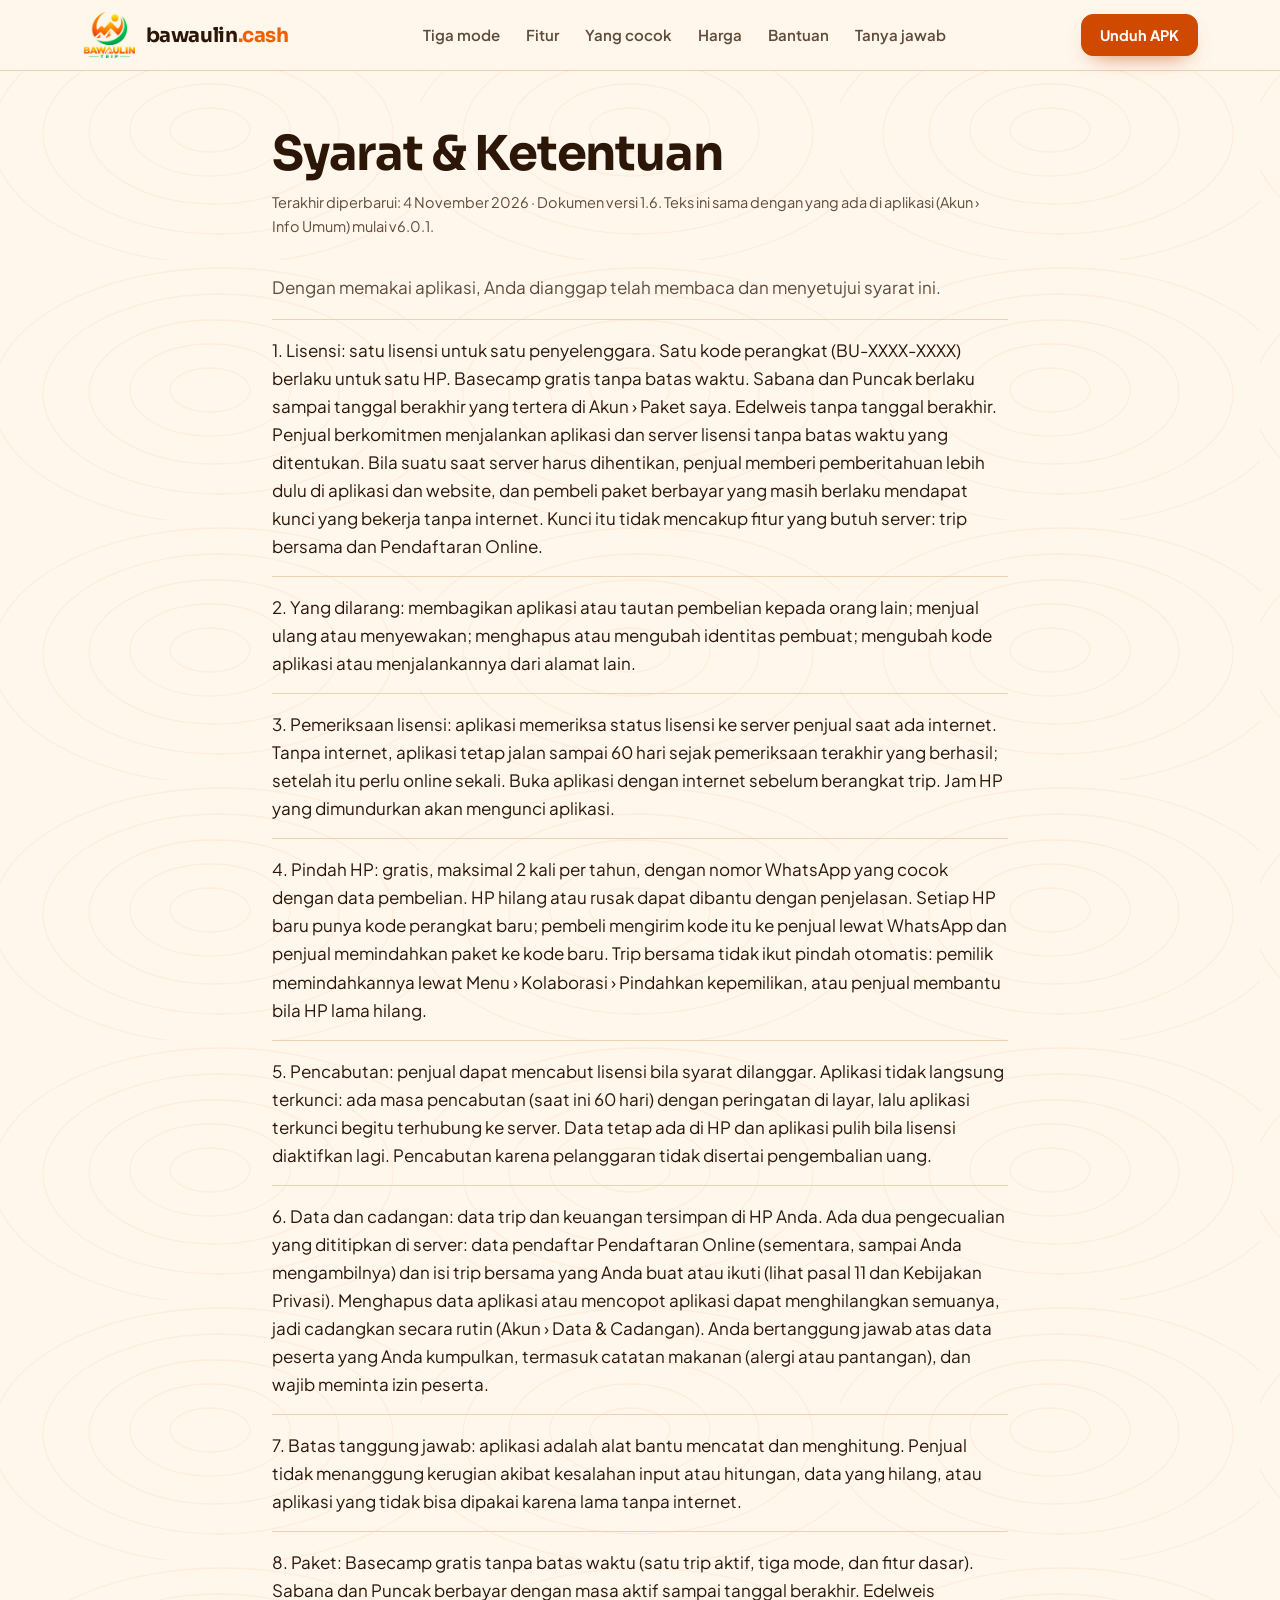
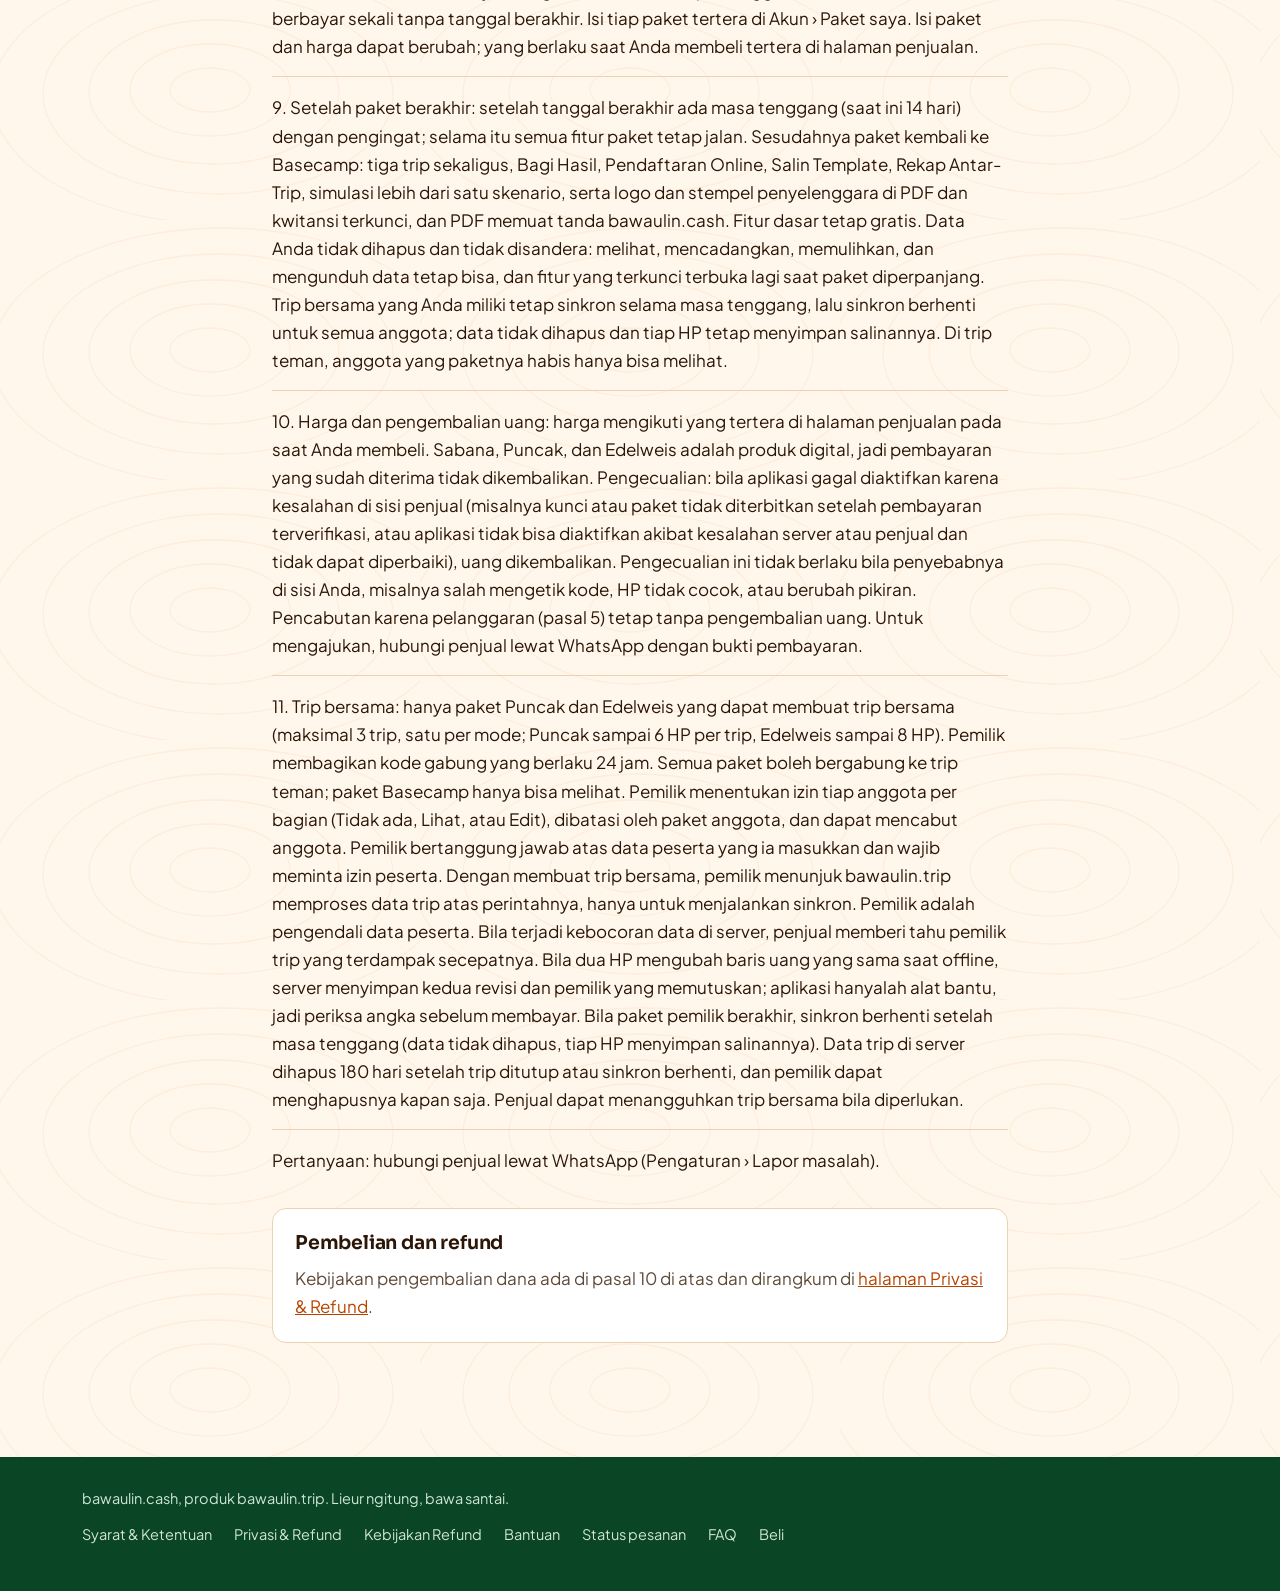
<file: syarat.html>
<!doctype html><html lang="id"><head><meta charset="utf-8"><meta name="viewport" content="width=device-width, initial-scale=1">
<meta name="theme-color" content="#FFF8EA"><title>Syarat &amp; Ketentuan | bawaulin.cash</title><meta name="description" content="Syarat dan ketentuan pemakaian aplikasi bawaulin.cash.">
<meta property="og:title" content="Syarat &amp; Ketentuan | bawaulin.cash"><meta property="og:type" content="website"><link rel="icon" href="favicon.png" type="image/png">
<link rel="preconnect" href="https://fonts.googleapis.com"><link rel="preconnect" href="https://fonts.gstatic.com" crossorigin>
<link rel="stylesheet" href="https://fonts.googleapis.com/css2?family=Plus+Jakarta+Sans:wght@400;500;600;700&family=Sora:wght@600;700;800&display=swap">
<link rel="stylesheet" href="style.css"></head><body>
<header class="nav"><div class="w nv"><a class="brand" href="./"><img src="logo.png" alt="bawaulin.trip" width="53" height="46"><span>bawaulin<b>.cash</b></span></a>
<nav class="nl" aria-label="Utama"><a href="./#mode">Tiga mode</a><a href="./#fitur">Fitur</a><a href="./#pilih">Yang cocok</a><a href="./#harga">Harga</a><a href="bantuan.html">Bantuan</a><a href="faq.html">Tanya jawab</a></nav>
<a class="btn sun s" href="bawaulin_cash.apk" download data-apk>Unduh APK</a></div></header>
<main class="doc"><div class="w"><h1>Syarat &amp; Ketentuan</h1><p class="meta">Terakhir diperbarui: 4 November 2026 · Dokumen versi 1.6. Teks ini sama dengan yang ada di aplikasi (Akun › Info Umum) mulai v6.0.1.</p><p class="mut" style="margin-bottom:18px">Dengan memakai aplikasi, Anda dianggap telah membaca dan menyetujui syarat ini.</p><div class="item">1. Lisensi: satu lisensi untuk satu penyelenggara. Satu kode perangkat (BU-XXXX-XXXX) berlaku untuk satu HP. Basecamp gratis tanpa batas waktu. Sabana dan Puncak berlaku sampai tanggal berakhir yang tertera di Akun › Paket saya. Edelweis tanpa tanggal berakhir. Penjual berkomitmen menjalankan aplikasi dan server lisensi tanpa batas waktu yang ditentukan. Bila suatu saat server harus dihentikan, penjual memberi pemberitahuan lebih dulu di aplikasi dan website, dan pembeli paket berbayar yang masih berlaku mendapat kunci yang bekerja tanpa internet. Kunci itu tidak mencakup fitur yang butuh server: trip bersama dan Pendaftaran Online.</div><div class="item">2. Yang dilarang: membagikan aplikasi atau tautan pembelian kepada orang lain; menjual ulang atau menyewakan; menghapus atau mengubah identitas pembuat; mengubah kode aplikasi atau menjalankannya dari alamat lain.</div><div class="item">3. Pemeriksaan lisensi: aplikasi memeriksa status lisensi ke server penjual saat ada internet. Tanpa internet, aplikasi tetap jalan sampai 60 hari sejak pemeriksaan terakhir yang berhasil; setelah itu perlu online sekali. Buka aplikasi dengan internet sebelum berangkat trip. Jam HP yang dimundurkan akan mengunci aplikasi.</div><div class="item">4. Pindah HP: gratis, maksimal 2 kali per tahun, dengan nomor WhatsApp yang cocok dengan data pembelian. HP hilang atau rusak dapat dibantu dengan penjelasan. Setiap HP baru punya kode perangkat baru; pembeli mengirim kode itu ke penjual lewat WhatsApp dan penjual memindahkan paket ke kode baru. Trip bersama tidak ikut pindah otomatis: pemilik memindahkannya lewat Menu › Kolaborasi › Pindahkan kepemilikan, atau penjual membantu bila HP lama hilang.</div><div class="item">5. Pencabutan: penjual dapat mencabut lisensi bila syarat dilanggar. Aplikasi tidak langsung terkunci: ada masa pencabutan (saat ini 60 hari) dengan peringatan di layar, lalu aplikasi terkunci begitu terhubung ke server. Data tetap ada di HP dan aplikasi pulih bila lisensi diaktifkan lagi. Pencabutan karena pelanggaran tidak disertai pengembalian uang.</div><div class="item">6. Data dan cadangan: data trip dan keuangan tersimpan di HP Anda. Ada dua pengecualian yang dititipkan di server: data pendaftar Pendaftaran Online (sementara, sampai Anda mengambilnya) dan isi trip bersama yang Anda buat atau ikuti (lihat pasal 11 dan Kebijakan Privasi). Menghapus data aplikasi atau mencopot aplikasi dapat menghilangkan semuanya, jadi cadangkan secara rutin (Akun › Data &amp; Cadangan). Anda bertanggung jawab atas data peserta yang Anda kumpulkan, termasuk catatan makanan (alergi atau pantangan), dan wajib meminta izin peserta.</div><div class="item">7. Batas tanggung jawab: aplikasi adalah alat bantu mencatat dan menghitung. Penjual tidak menanggung kerugian akibat kesalahan input atau hitungan, data yang hilang, atau aplikasi yang tidak bisa dipakai karena lama tanpa internet.</div><div class="item">8. Paket: Basecamp gratis tanpa batas waktu (satu trip aktif, tiga mode, dan fitur dasar). Sabana dan Puncak berbayar dengan masa aktif sampai tanggal berakhir. Edelweis berbayar sekali tanpa tanggal berakhir. Isi tiap paket tertera di Akun › Paket saya. Isi paket dan harga dapat berubah; yang berlaku saat Anda membeli tertera di halaman penjualan.</div><div class="item">9. Setelah paket berakhir: setelah tanggal berakhir ada masa tenggang (saat ini 14 hari) dengan pengingat; selama itu semua fitur paket tetap jalan. Sesudahnya paket kembali ke Basecamp: tiga trip sekaligus, Bagi Hasil, Pendaftaran Online, Salin Template, Rekap Antar-Trip, simulasi lebih dari satu skenario, serta logo dan stempel penyelenggara di PDF dan kwitansi terkunci, dan PDF memuat tanda bawaulin.cash. Fitur dasar tetap gratis. Data Anda tidak dihapus dan tidak disandera: melihat, mencadangkan, memulihkan, dan mengunduh data tetap bisa, dan fitur yang terkunci terbuka lagi saat paket diperpanjang. Trip bersama yang Anda miliki tetap sinkron selama masa tenggang, lalu sinkron berhenti untuk semua anggota; data tidak dihapus dan tiap HP tetap menyimpan salinannya. Di trip teman, anggota yang paketnya habis hanya bisa melihat.</div><div class="item">10. Harga dan pengembalian uang: harga mengikuti yang tertera di halaman penjualan pada saat Anda membeli. Sabana, Puncak, dan Edelweis adalah produk digital, jadi pembayaran yang sudah diterima tidak dikembalikan. Pengecualian: bila aplikasi gagal diaktifkan karena kesalahan di sisi penjual (misalnya kunci atau paket tidak diterbitkan setelah pembayaran terverifikasi, atau aplikasi tidak bisa diaktifkan akibat kesalahan server atau penjual dan tidak dapat diperbaiki), uang dikembalikan. Pengecualian ini tidak berlaku bila penyebabnya di sisi Anda, misalnya salah mengetik kode, HP tidak cocok, atau berubah pikiran. Pencabutan karena pelanggaran (pasal 5) tetap tanpa pengembalian uang. Untuk mengajukan, hubungi penjual lewat WhatsApp dengan bukti pembayaran.</div><div class="item">11. Trip bersama: hanya paket Puncak dan Edelweis yang dapat membuat trip bersama (maksimal 3 trip, satu per mode; Puncak sampai 6 HP per trip, Edelweis sampai 8 HP). Pemilik membagikan kode gabung yang berlaku 24 jam. Semua paket boleh bergabung ke trip teman; paket Basecamp hanya bisa melihat. Pemilik menentukan izin tiap anggota per bagian (Tidak ada, Lihat, atau Edit), dibatasi oleh paket anggota, dan dapat mencabut anggota. Pemilik bertanggung jawab atas data peserta yang ia masukkan dan wajib meminta izin peserta. Dengan membuat trip bersama, pemilik menunjuk bawaulin.trip memproses data trip atas perintahnya, hanya untuk menjalankan sinkron. Pemilik adalah pengendali data peserta. Bila terjadi kebocoran data di server, penjual memberi tahu pemilik trip yang terdampak secepatnya. Bila dua HP mengubah baris uang yang sama saat offline, server menyimpan kedua revisi dan pemilik yang memutuskan; aplikasi hanyalah alat bantu, jadi periksa angka sebelum membayar. Bila paket pemilik berakhir, sinkron berhenti setelah masa tenggang (data tidak dihapus, tiap HP menyimpan salinannya). Data trip di server dihapus 180 hari setelah trip ditutup atau sinkron berhenti, dan pemilik dapat menghapusnya kapan saja. Penjual dapat menangguhkan trip bersama bila diperlukan.</div><div class="item">Pertanyaan: hubungi penjual lewat WhatsApp (Pengaturan › Lapor masalah).</div><div class="card"><h3>Pembelian dan refund</h3><p class="mut">Kebijakan pengembalian dana ada di pasal 10 di atas dan dirangkum di <a href="privasi.html#refund" style="color:var(--link)">halaman Privasi &amp; Refund</a>.</p></div></div></main><footer><div class="w"><span>bawaulin.cash, produk bawaulin.trip. Lieur ngitung, bawa santai.</span>
<nav aria-label="Dokumen"><a href="syarat.html">Syarat &amp; Ketentuan</a><a href="privasi.html">Privasi &amp; Refund</a><a href="refund.html">Kebijakan Refund</a><a href="bantuan.html">Bantuan</a><a href="status.html">Status pesanan</a><a href="faq.html">FAQ</a><a href="beli.html">Beli</a></nav></div></footer><script src="apk.js" defer></script></body></html>
</file>
<file: style.css>
:root{--bg:#FFF7EC;--bg2:#FFE9CF;--card:#fff;--ink:#2B1608;--mut:#5F4B3A;--line:#EBD3B2;--sun:#F7B500;--fire:#F06000;--fired:#C44200;--btn:#CF4A00;--leaf:#00A848;--leafd:#007A35;--forest:#0A4526;--forest2:#0E5A31;--link:#B94400;--r:14px;--f:'Plus Jakarta Sans',system-ui,sans-serif;--h:'Sora','Plus Jakarta Sans',system-ui,sans-serif}
*{box-sizing:border-box}html{scroll-behavior:smooth}
body{margin:0;color:var(--ink);font:400 17px/1.65 var(--f);-webkit-font-smoothing:antialiased;overflow-x:hidden;background:var(--bg) url("data:image/svg+xml,%3Csvg xmlns='http://www.w3.org/2000/svg' width='420' height='260' fill='none' stroke='%23F06000' stroke-opacity='.07' stroke-width='1.3'%3E%3Cellipse cx='210' cy='130' rx='40' ry='22'/%3E%3Cellipse cx='210' cy='130' rx='80' ry='46'/%3E%3Cellipse cx='214' cy='132' rx='125' ry='72'/%3E%3Cellipse cx='218' cy='134' rx='175' ry='100'/%3E%3Cellipse cx='222' cy='136' rx='230' ry='128'/%3E%3C/svg%3E")}
[id]{scroll-margin-top:84px}img{max-width:100%;display:block}a{color:inherit}p{margin:0}
:focus-visible{outline:3px solid var(--fire);outline-offset:3px;border-radius:6px}
h1,h2,h3{font-family:var(--h);margin:0;letter-spacing:-.025em;line-height:1.12}
h1{font-size:clamp(34px,4.5vw,56px);font-weight:700}h2{font-size:clamp(28px,3.8vw,44px);font-weight:700}h3{font-size:19px;font-weight:650;letter-spacing:-.01em;line-height:1.3}
.w{max-width:1160px;margin:0 auto;padding:0 22px}.lead{font-size:clamp(17px,1.8vw,19.5px);color:var(--mut);max-width:54ch}.mut{color:var(--mut)}
.eyb{display:flex;align-items:center;gap:10px;font:700 12.5px var(--h);letter-spacing:.16em;text-transform:uppercase;color:var(--fired);margin-bottom:14px}.eyb::before{content:"";width:28px;height:2px;background:var(--fire)}
.grad{color:var(--sun)}
.btn{white-space:nowrap;display:inline-flex;align-items:center;justify-content:center;gap:8px;min-height:50px;padding:0 26px;border-radius:12px;font:700 15.5px var(--f);text-decoration:none;border:1.5px solid var(--ink);color:var(--ink);background:transparent;cursor:pointer;transition:transform .15s,background .15s,box-shadow .15s}
.btn:hover{background:var(--ink);color:var(--bg)}.btn:active{transform:scale(.98)}
.btn.sun{background:var(--btn);border-color:var(--btn);color:#fff;box-shadow:0 10px 22px -12px rgba(196,66,0,.8)}.btn.sun:hover{background:var(--fired);border-color:var(--fired);color:#fff}
.btn.s{min-height:42px;padding:0 18px;font-size:14.5px}
.btn svg{width:18px;height:18px;flex:none}
.nav{position:sticky;top:0;z-index:20;background:rgba(255,247,236,.92);backdrop-filter:blur(10px);border-bottom:1px solid var(--line)}
.nv{display:flex;align-items:center;justify-content:space-between;height:70px;gap:16px}
.brand{display:flex;align-items:center;gap:11px;text-decoration:none;font:700 20px var(--h);letter-spacing:-.02em}.brand img{height:46px;width:auto;aspect-ratio:480/419;object-fit:contain;flex:none}.brand b{color:var(--fire);font-weight:700}
.nl{display:flex;gap:26px;font-weight:600;font-size:15px}.nl a{text-decoration:none;color:var(--mut)}.nl a:hover{color:var(--ink)}
section{padding:92px 0;position:relative}.sec-head{max-width:700px;margin-bottom:46px}.sec-head .lead{margin-top:16px}
.alt{background:linear-gradient(180deg,var(--bg2),#FFEFD9)}
.dark{background:var(--forest) url("data:image/svg+xml,%3Csvg xmlns='http://www.w3.org/2000/svg' width='360' height='180' fill='none' stroke='%2300A848' stroke-opacity='.22' stroke-width='1.4'%3E%3Cpath d='M0 150 60 110 100 130 170 60 230 120 280 90 360 150'/%3E%3Cpath d='M0 175 80 140 140 160 200 100 260 150 360 120'/%3E%3C/svg%3E");color:#fff}
.dark .lead,.dark .mut,.dark p{color:#D9EEDF}.dark h2,.dark h3{color:#fff}.dark .eyb{color:var(--sun)}.dark .eyb::before{background:var(--sun)}
/* hero */
.hero{position:relative;overflow:hidden;color:#fff;background:radial-gradient(700px 480px at 82% 12%,rgba(247,181,0,.38),transparent 62%),linear-gradient(115deg,#B93C00 0%,#D94F00 45%,#F06000 100%)}
.hero::before{content:"";position:absolute;inset:0;opacity:.5;background:url("data:image/svg+xml,%3Csvg xmlns='http://www.w3.org/2000/svg' width='420' height='260' fill='none' stroke='%23fff' stroke-opacity='.10' stroke-width='1.3'%3E%3Cellipse cx='210' cy='130' rx='40' ry='22'/%3E%3Cellipse cx='210' cy='130' rx='80' ry='46'/%3E%3Cellipse cx='214' cy='132' rx='125' ry='72'/%3E%3Cellipse cx='218' cy='134' rx='175' ry='100'/%3E%3Cellipse cx='222' cy='136' rx='230' ry='128'/%3E%3C/svg%3E")}
.sunball{position:absolute;right:11%;top:64px;width:128px;height:128px;border-radius:50%;background:radial-gradient(circle at 40% 35%,#FFE35A,var(--sun) 60%,#F09000);box-shadow:0 0 90px 24px rgba(247,181,0,.4);animation:rise 1.6s cubic-bezier(.2,.7,.2,1) both,glow 5s ease-in-out 1.6s infinite}
.hg{position:relative;display:grid;grid-template-columns:1.05fr .95fr;gap:36px;align-items:center;padding-top:64px;padding-bottom:128px}
.hero .eyb{color:#FFE9B8}.hero .eyb::before{background:var(--sun)}
.hero .lead{margin:22px 0 30px;color:#fff;font-size:clamp(17px,1.9vw,20px)}.cta{display:flex;flex-wrap:wrap;gap:12px}.note{margin-top:18px;font-size:14px;color:#FFEBD6;max-width:56ch}.note a{color:#fff!important;font-weight:600}
.hero .btn.sun{background:#fff;border-color:#fff;color:var(--fired);box-shadow:0 12px 26px -12px rgba(0,0,0,.45)}.hero .btn.sun:hover{background:var(--sun);border-color:var(--sun);color:#2B1100}
.hero .btn:not(.sun){border-color:rgba(255,255,255,.7);color:#fff}.hero .btn:not(.sun):hover{background:#fff;color:var(--fired)}
.hero h1{animation:up .8s .15s both}.hero .lead{animation:up .8s .35s both}.hero .cta{animation:up .8s .5s both}
.chips{display:flex;flex-wrap:wrap;gap:8px;margin-top:22px;animation:up .8s .65s both}.chips span{font:600 13px var(--f);padding:6px 12px;border-radius:8px;background:rgba(255,255,255,.14);border:1px solid rgba(255,255,255,.28)}
.phones{position:relative;height:600px}.ph{position:absolute;width:244px;border-radius:32px;padding:7px;background:#1a0f08;box-shadow:0 36px 70px -24px rgba(60,20,0,.7)}.ph img{border-radius:26px;width:100%;height:auto}
.ph.a{left:0;top:70px;--r:-4deg;animation:bob 7s ease-in-out infinite}.ph.b{left:100px;top:0;z-index:2;width:266px;--r:0deg;animation:bob 6s ease-in-out .6s infinite}.ph.c{right:0;top:96px;--r:4deg;animation:bob 8s ease-in-out 1.2s infinite}
.ridge{position:absolute;left:0;right:0;bottom:-1px;width:100%;height:120px;display:block}
.tick{background:var(--forest);color:#E6F6EB;overflow:hidden;white-space:nowrap;padding:14px 0;font:600 14.5px var(--f)}
.tick div{display:inline-block;animation:tick 32s linear infinite}.tick span{margin:0 22px}.tick i{color:var(--sun);font-style:normal}
/* cards */
.modes{display:grid;grid-template-columns:repeat(3,1fr);gap:18px}
.mode,.f,.gcard,.term{background:var(--card);border:1px solid var(--line);border-radius:var(--r);box-shadow:0 1px 0 rgba(120,60,0,.04),0 16px 30px -24px rgba(120,60,0,.5)}
.mode{padding:28px;position:relative;overflow:hidden}.mode::before{content:"";position:absolute;left:0;top:0;right:0;height:4px;background:var(--c)}
.mode .no{font:700 13px var(--h);letter-spacing:.12em;color:var(--c);margin-bottom:12px}.mode h3{font-size:23px}.mode p.for{font-weight:600;margin:8px 0 14px;color:var(--ink)}.mode ul{list-style:none;margin:0;padding:0;color:var(--mut);font-size:15.5px}.mode li{padding:9px 0;border-top:1px solid var(--line)}
.fg{display:grid;grid-template-columns:1fr 1fr;gap:16px}.f{padding:24px 24px 24px 76px;position:relative}.f .ic{position:absolute;left:22px;top:24px;width:38px;height:38px;border-radius:10px;display:grid;place-items:center;background:var(--bg2);color:var(--fired);font:700 14px var(--h)}.f:nth-child(3n+2) .ic{background:#DDF4E6;color:var(--leafd)}.f:nth-child(3n) .ic{background:#FFF1C2;color:#8A5A00}.f p{color:var(--mut);margin-top:6px;font-size:16px}
/* memilih */
.gg{display:grid;grid-template-columns:1fr 1fr;gap:18px}.gcard{padding:28px;display:grid;grid-template-columns:76px 1fr;gap:6px 20px;align-content:start}
.gcard .lc{grid-row:1/3}.gcard h3{font-size:26px;font-family:var(--h)}.gcard .q{color:var(--mut);margin-bottom:6px;align-self:start}.gcard dl{margin:8px 0 0;grid-column:1/-1}.gcard dt{font:700 12.5px var(--h);letter-spacing:.1em;text-transform:uppercase;color:var(--c);margin-top:16px}.gcard dd{margin:4px 0 0;color:var(--ink);font-size:16px}
/* lencana */
.lc{display:block;width:76px;height:76px;flex:none;filter:drop-shadow(0 8px 10px rgba(90,40,0,.28))}.lc.m{width:60px;height:60px}
/* tiers */
.toggle{display:inline-flex;border:1.5px solid var(--ink);border-radius:12px;padding:3px;margin-bottom:34px;background:#fff}
.toggle button{border:0;background:none;font:700 14.5px var(--f);padding:9px 22px;border-radius:9px;color:var(--ink);cursor:pointer}.toggle button[aria-pressed=true]{background:var(--ink);color:#fff}
.tiers{display:grid;grid-template-columns:repeat(4,1fr);gap:16px;align-items:stretch}
.tier{background:var(--card);border:1px solid var(--line);border-radius:18px;padding:0;display:flex;flex-direction:column;overflow:hidden;box-shadow:0 18px 34px -26px rgba(120,60,0,.55)}
.tier .top{padding:24px 22px 20px;background:linear-gradient(160deg,var(--c1),var(--c2));color:var(--tc,#fff);position:relative}
.tier .top::after{content:"";position:absolute;right:-30px;bottom:-34px;width:110px;height:110px;border-radius:50%;border:18px solid rgba(255,255,255,.12)}
.tier .nm{font:700 24px var(--h);letter-spacing:-.02em;margin-top:12px}.tier .tg{font:600 12px var(--h);letter-spacing:.14em;text-transform:uppercase;opacity:.9}
.tier .bd{padding:20px 22px 24px;display:flex;flex-direction:column;gap:12px;flex:1}
.price{font:700 32px/1 var(--h);letter-spacing:-.03em}.price small{font:500 14.5px var(--f);color:var(--mut);letter-spacing:0}
.save{font-size:13.5px;font-weight:600;color:var(--leafd);min-height:20px}.save s{opacity:.7;font-weight:500}
.tier .who{font-size:14.5px;color:var(--mut);min-height:64px}
.tier ul{list-style:none;margin:2px 0 10px;padding:12px 0 0;border-top:1px solid var(--line);flex:1;font-size:14.5px;color:var(--mut)}
.tier li{padding:6px 0 6px 24px;position:relative;line-height:1.45}.tier li::before{content:"";position:absolute;left:3px;top:13px;width:10px;height:5px;border-left:2px solid var(--leaf);border-bottom:2px solid var(--leaf);transform:rotate(-45deg)}
.tier li.no{opacity:.45}.tier li.no::before{border:0;width:10px;height:2px;background:currentColor;transform:none;top:16px}
.tier .btn{width:100%}
.tier.basecamp{--c1:#00A848;--c2:#007A35}.tier.sabana{--c1:#F7B500;--c2:#E39A00;--tc:#2B1600}.tier.puncak{--c1:#F06000;--c2:#C44200}.tier.edelweis{--c1:#0E5A31;--c2:#0A4526;border-color:var(--leaf);box-shadow:0 0 0 2px var(--leaf),0 22px 40px -24px rgba(0,80,40,.7)}
.tier.edelweis .tg{color:var(--sun)}
.soon{font-size:11.5px;font-weight:700;border:1px solid var(--fire);color:var(--fired);border-radius:6px;padding:0 6px;margin-left:6px;white-space:nowrap}
.pnote{margin-top:26px;max-width:76ch;color:var(--mut);font-size:15px}
.cmpw{overflow-x:auto;border:1px solid var(--line);border-radius:var(--r);margin-top:24px;background:var(--card)}
table{border-collapse:collapse;width:100%;min-width:720px;font-size:15px}th,td{padding:13px 16px;text-align:left;border-bottom:1px solid var(--line);vertical-align:top}
thead th{font:700 15px var(--h);background:var(--bg2)}tbody th{font-weight:600;width:34%}tbody tr.g th{background:#E7F6EC;color:var(--leafd);font:700 13px var(--h);letter-spacing:.06em;text-transform:uppercase}
td{color:var(--mut)}td.y{color:var(--leafd);font-weight:700}td.n{opacity:.4}
.terms{display:grid;grid-template-columns:1fr 1fr;gap:14px}.term{padding:20px 22px;border-left:4px solid var(--fire)}.term:nth-child(even){border-left-color:var(--leaf)}.term b{font:700 17px var(--h);display:block;margin-bottom:4px}.term p{color:var(--mut);font-size:15.5px}
.steps{display:grid;grid-template-columns:repeat(4,1fr);gap:18px;counter-reset:s;list-style:none;margin:0;padding:0}
.steps li{counter-increment:s;padding:24px;background:rgba(255,255,255,.07);border:1px solid rgba(255,255,255,.18);border-radius:var(--r)}
.steps li::before{content:counter(s);display:grid;place-items:center;width:40px;height:40px;border-radius:10px;background:var(--fire);color:#fff;font:700 18px var(--h);margin-bottom:14px}
.steps p{font-size:15.5px;margin-top:6px}
.faq{max-width:840px}details{border-top:1px solid var(--line)}details:last-child{border-bottom:1px solid var(--line)}
summary{cursor:pointer;list-style:none;padding:19px 44px 19px 0;font:650 18px var(--h);letter-spacing:-.01em;position:relative}summary::-webkit-details-marker{display:none}
summary::after{content:"+";position:absolute;right:6px;top:13px;font:500 30px var(--f);color:var(--fire);transition:transform .2s}details[open] summary::after{transform:rotate(45deg)}
details p{padding:0 0 22px;color:var(--mut);max-width:66ch}details p a,.doc a,.pnote a,.note a{color:var(--link)}
.fgrp{font:700 24px var(--h);margin:48px 0 14px}
.doc{padding:56px 0 96px}.doc .w{max-width:780px}.doc h1{font-size:clamp(32px,4.6vw,48px);margin-bottom:10px}.doc .meta{color:var(--mut);font-size:14.5px;margin-bottom:34px}
.doc .item{padding:16px 0;border-top:1px solid var(--line)}.doc h2{font-size:clamp(25px,3.2vw,32px);margin:56px 0 8px}
.card{background:var(--card);border:1px solid var(--line);border-radius:var(--r);padding:22px;margin:18px 0}.card h3{margin-bottom:8px}.card ul{margin:8px 0 0;padding-left:20px;color:var(--mut)}
.by{display:flex;flex-wrap:wrap;gap:36px;align-items:center;justify-content:space-between}.by .t{display:flex;gap:24px;align-items:center;flex:1 1 380px}.by img{height:96px;width:auto;aspect-ratio:480/419;object-fit:contain}
.orange{background:linear-gradient(115deg,#B93C00,#E25400 60%,#F06000);color:#fff}.orange h2{color:#fff}.orange .lead,.orange p{color:#FFF3E6}
.orange .btn.sun{background:#fff;border-color:#fff;color:var(--fired)}.orange .btn.sun:hover{background:var(--sun);border-color:var(--sun);color:#2B1100}.orange .btn:not(.sun){border-color:rgba(255,255,255,.7);color:#fff}.orange .btn:not(.sun):hover{background:#fff;color:var(--fired)}
.dark .btn{border-color:#E6F6EB;color:#E6F6EB}.dark .btn:hover{background:#E6F6EB;color:var(--forest)}
footer{padding:30px 0 44px;font-size:14.5px;color:#CFE6D6;background:var(--forest)}footer .w{display:flex;flex-wrap:wrap;gap:12px 28px;justify-content:space-between}footer nav{display:flex;gap:22px;flex-wrap:wrap}footer a{text-decoration:none}footer a:hover{color:#fff}
.rv{opacity:0;transform:translateY(24px);transition:opacity .7s ease,transform .7s ease}.rv.in{opacity:1;transform:none}
@keyframes up{from{opacity:0;transform:translateY(24px)}to{opacity:1;transform:none}}
@keyframes rise{from{transform:translateY(130px);opacity:0}to{transform:none;opacity:1}}
@keyframes glow{50%{box-shadow:0 0 120px 36px rgba(247,181,0,.5)}}
@keyframes bob{50%{transform:translateY(-9px) rotate(var(--r))}0%,100%{transform:rotate(var(--r))}}
@keyframes tick{to{transform:translateX(-50%)}}
@media(max-width:1000px){.hg{grid-template-columns:1fr;padding-top:44px;padding-bottom:100px}.phones{height:540px;max-width:420px;margin:0 auto;width:100%}.ph{width:196px}.ph.b{width:218px;left:calc(50% - 109px)}.ph.a{left:-6px}.ph.c{right:-6px}.nl{display:none}section{padding:64px 0}.modes,.fg,.gg,.terms{grid-template-columns:1fr}.tiers{grid-template-columns:1fr 1fr}.steps{grid-template-columns:1fr 1fr}.sunball{width:84px;height:84px;right:8%;top:auto;bottom:210px}}
@media(max-width:600px){.tiers,.steps{grid-template-columns:1fr}.ph.a,.ph.c{display:none}.phones{height:460px}.nv .btn{min-height:40px;padding:0 14px;font-size:14px}.tier .who{min-height:0}.gcard{grid-template-columns:60px 1fr;padding:22px}.gcard .lc{width:60px;height:60px}.f{padding:22px 20px 22px 70px}.brand{font-size:18px}.brand img{height:40px}}
@media(prefers-reduced-motion:reduce){html{scroll-behavior:auto}*,*::before{animation:none!important;transition:none!important}.rv{opacity:1;transform:none}}
.by .lg{background:#fff;border-radius:18px;padding:12px;flex:none}.by .lg img{height:84px}
.hero .eyb,.sec-head .eyb{margin-bottom:16px}

/* v5.5.3 tombol Unduh APK, hitungan unduhan | v5.5.2 harga, kartu lencana, galeri | v5.5.1 tur, perbandingan, status, bantuan */
.tur{display:flex;gap:18px;overflow-x:auto;scroll-snap-type:x mandatory;padding:4px 2px 18px;-webkit-overflow-scrolling:touch}
.tur figure{margin:0;flex:0 0 min(260px,72vw);scroll-snap-align:center}
.tur img{width:100%;height:auto;border-radius:24px;border:6px solid #1a0f08;background:#1a0f08}
.tur figcaption{margin-top:12px;font-size:15px;color:var(--mut)}
.turb{display:flex;gap:10px;margin-top:8px}
.turb button{min-width:48px;min-height:48px;border-radius:12px;border:1.5px solid var(--ink);background:#fff;color:var(--ink);font:700 24px var(--f);cursor:pointer}
.turb button:hover{background:var(--ink);color:var(--bg)}

.tur figcaption b{display:block;font:700 17px var(--h);color:var(--ink);margin-bottom:4px}.tur figcaption .fx{display:block;margin-top:8px;font-size:13px;font-weight:600;color:var(--leafd)}
.cmpc{display:flex;flex-wrap:wrap;gap:10px 18px;align-items:center;margin:16px 0 8px}.cmpc span{font-weight:700}.cmpc label{display:inline-flex;align-items:center;gap:8px;min-height:44px;cursor:pointer}.cmpc input{width:20px;height:20px;accent-color:var(--fire)}.cmpc .hb{margin-left:auto;font-weight:600}
.cards2{display:grid;grid-template-columns:1fr 1fr;gap:16px;margin:28px 0}.cards2 a.card{display:block;margin:0;text-decoration:none;color:inherit}.cards2 a.card:hover{border-color:var(--fire)}
.bq,.stf input{width:100%;min-height:48px;padding:0 14px;border:1.5px solid var(--line);border-radius:12px;background:#fff;color:var(--ink);font:500 16px var(--f);margin:6px 0 10px}.bq:focus-visible,.stf input:focus-visible{border-color:var(--fire)}
.stf label{display:block;font-weight:600;margin-top:20px}.stf .btn{margin-top:6px}
#stH .card{margin-top:24px}#stH h2{margin:18px 0 8px}#stH h3{margin:18px 0 6px;font-size:18px}#stH .ok{color:var(--leafd)}#stH .btn{margin-top:14px;display:inline-block}
.tl{list-style:none;display:flex;gap:8px;padding:0;margin:0}.tl li{flex:1;display:flex;flex-direction:column;align-items:center;gap:8px;text-align:center;font-size:14px;color:var(--mut)}
.tl i{display:grid;place-items:center;width:36px;height:36px;border-radius:50%;border:2px solid var(--line);font:700 15px var(--h);font-style:normal;background:#fff}
.tl .done i{background:var(--leafd);border-color:var(--leafd);color:#fff}.tl .cur i{border-color:var(--fire);color:var(--fire)}.tl .bad i{background:#B3261E;border-color:#B3261E;color:#fff}.tl .done,.tl .cur,.tl .bad{color:var(--ink);font-weight:600}
.nx{padding-left:22px;margin:0}.nx li{margin:6px 0}
@media(max-width:700px){.cards2{grid-template-columns:1fr}.cmpc .hb{margin-left:0}}

/* v5.5.2 kartu lencana besar dan galeri aplikasi */
.tiers{grid-template-columns:repeat(2,1fr);gap:26px}
.tier{border:2px solid var(--c1);border-radius:26px;box-shadow:0 30px 60px -34px var(--c2),0 2px 0 rgba(255,255,255,.6) inset;transition:transform .25s,box-shadow .25s}
.tier:hover{transform:translateY(-6px);box-shadow:0 40px 70px -32px var(--c2)}
.tier .top{padding:34px 32px 28px;display:grid;grid-template-columns:auto 1fr;column-gap:20px;align-items:center}
.tier .top .lc{grid-row:1/3;width:92px;height:92px;filter:drop-shadow(0 8px 14px rgba(0,0,0,.28))}
.tier .nm{font-size:34px;margin-top:0;align-self:end}
.tier .tg{font-size:13px;align-self:start}
.tier .bd{padding:26px 32px 32px;gap:14px}
.tier .price{font-size:clamp(40px,5vw,54px);padding:16px 20px;margin:0 -8px;border-radius:18px;background:linear-gradient(135deg,var(--c1),var(--c2));color:var(--tc,#fff);box-shadow:0 14px 26px -16px var(--c2)}
.tier .price small{color:inherit;opacity:.85;font-size:16px}
.tier .price.ld{font-size:22px}
.tier .save{font-size:15px;min-height:22px;text-align:center}
.tier .who{font-size:17px;min-height:0;color:var(--ink);font-weight:500}
.tier ul{font-size:16px}.tier li{padding:8px 0 8px 28px}.tier li::before{top:16px}.tier li.no::before{top:20px}
.tier .btn{min-height:58px;font-size:18px;border-radius:16px}
@media(max-width:760px){.tiers{grid-template-columns:1fr}.tier .top{padding:26px 22px 22px}.tier .top .lc{width:72px;height:72px}.tier .nm{font-size:28px}.tier .bd{padding:22px 22px 26px}}
.gf{display:flex;flex-wrap:wrap;gap:10px;margin:0 0 18px}
.gf button{border:1.5px solid var(--ink);background:#fff;color:var(--ink);font:700 15px var(--f);padding:10px 18px;border-radius:999px;cursor:pointer;min-height:44px}
.gf button[aria-pressed=true]{background:var(--ink);color:#fff}
.tur figure{flex:0 0 min(280px,74vw)}
.tur figure[hidden]{display:none}
.tg2{display:inline-block;margin-bottom:8px;padding:3px 10px;border-radius:999px;font:700 11.5px var(--h);letter-spacing:.04em;background:#e6f4ea;color:var(--leafd)}
.tg2.up{background:#fff0d6;color:#8a4b00}
/* v5.5.3 penghitung unduhan */
.dlc{margin-top:10px;font:600 15px var(--f);color:var(--leafd)}.dlc b{font:800 18px var(--h)}
</file>
